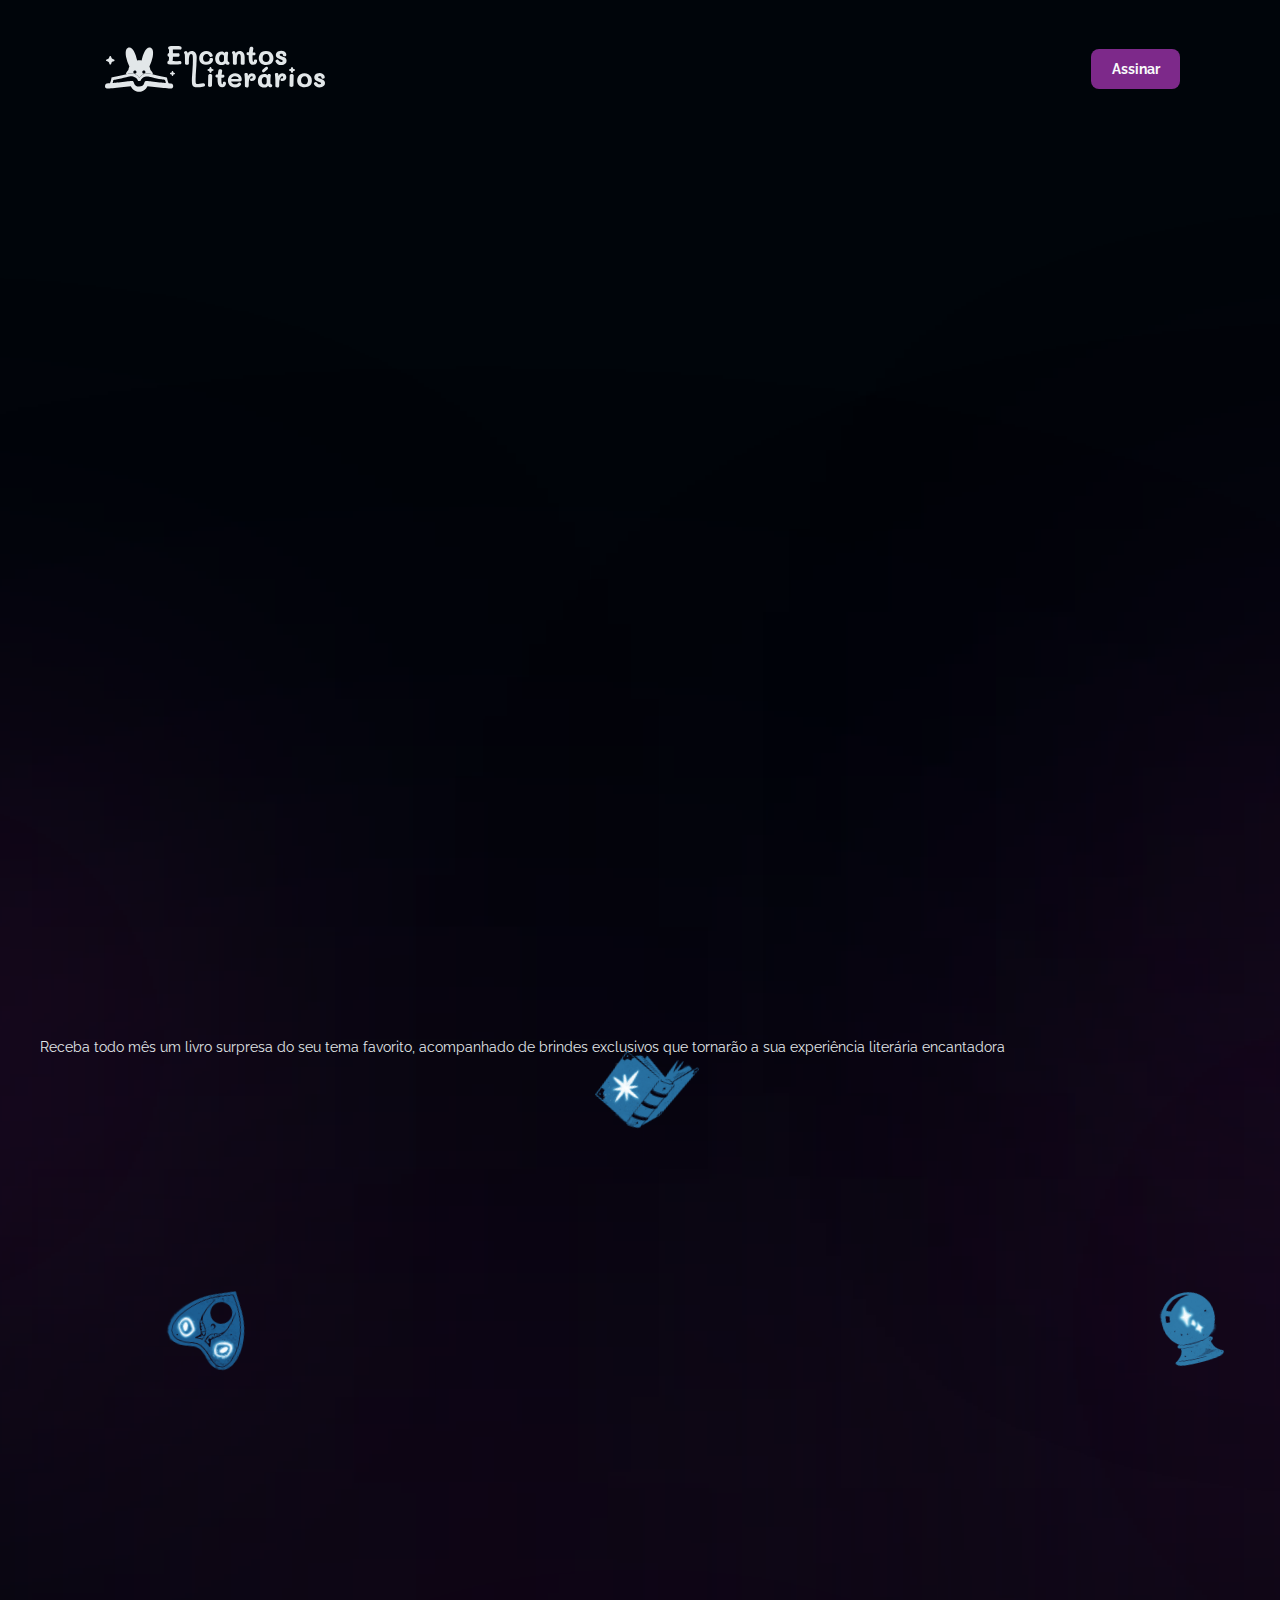
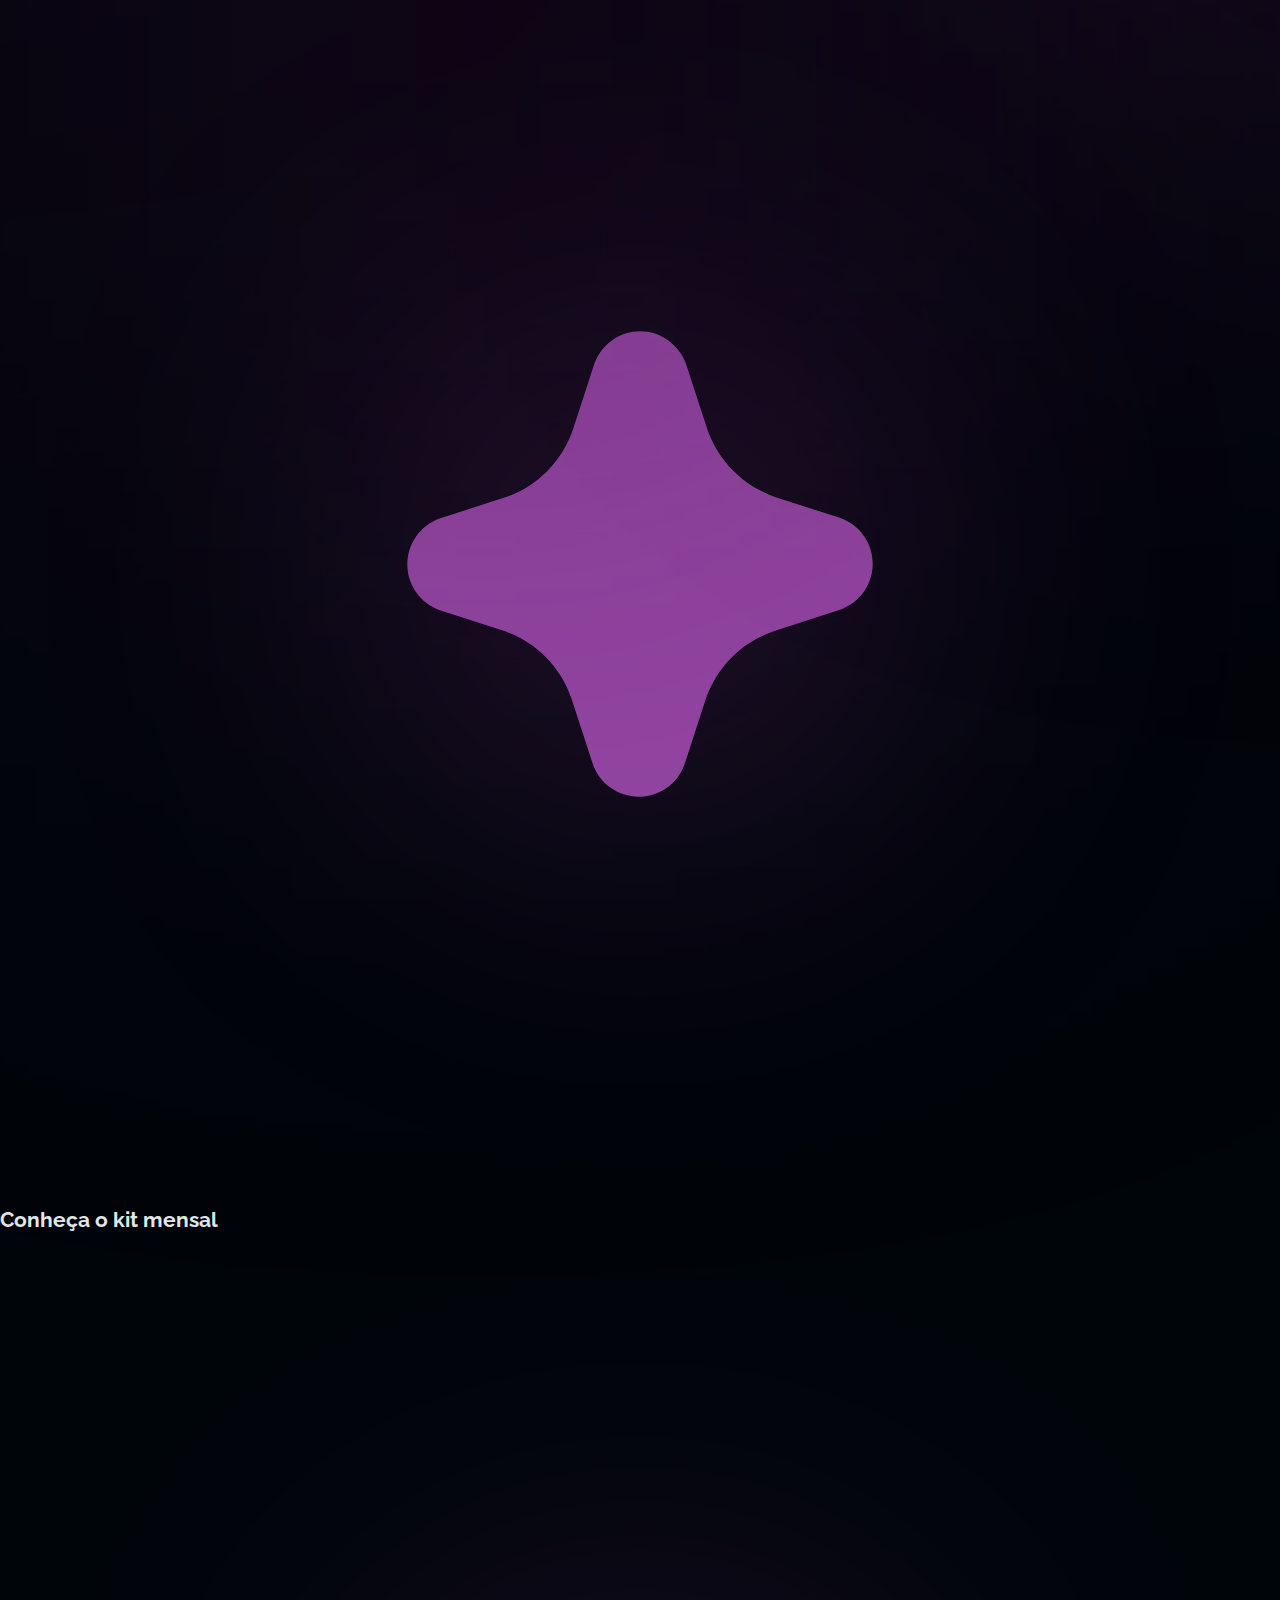
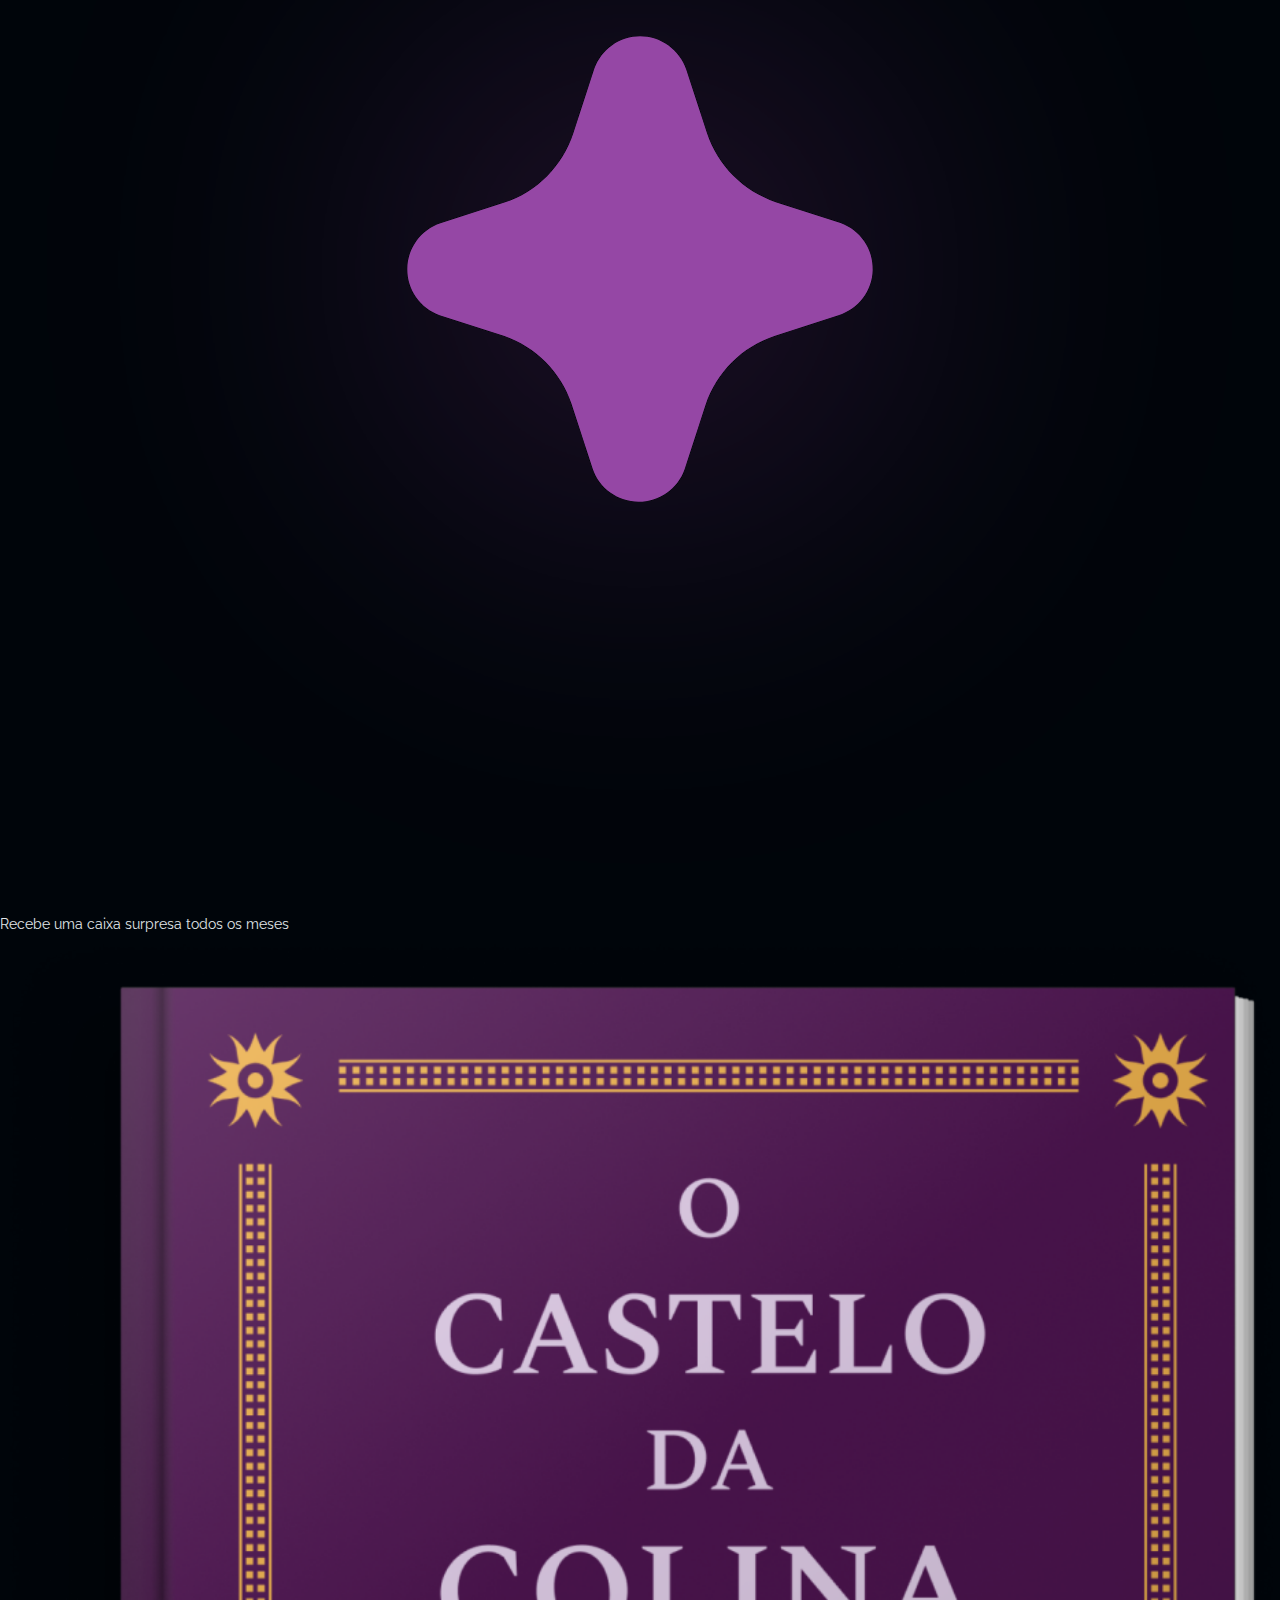
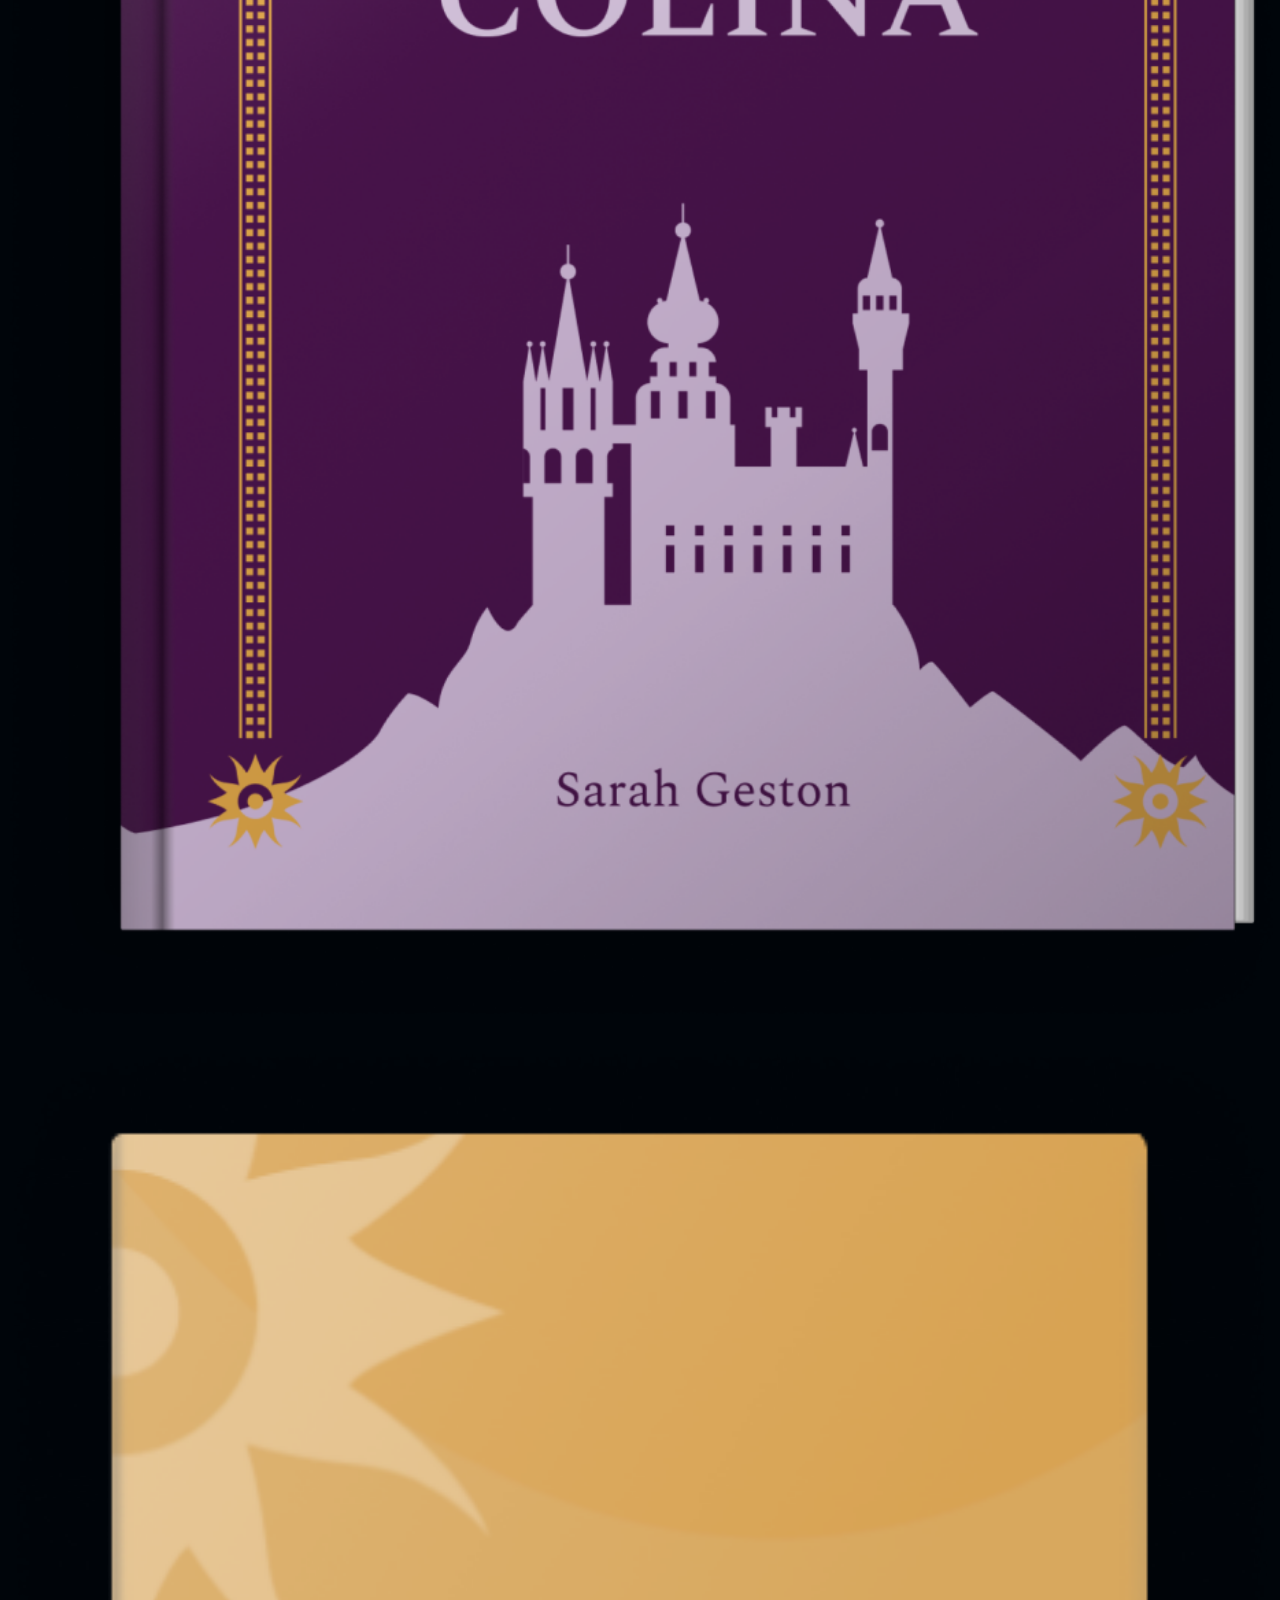
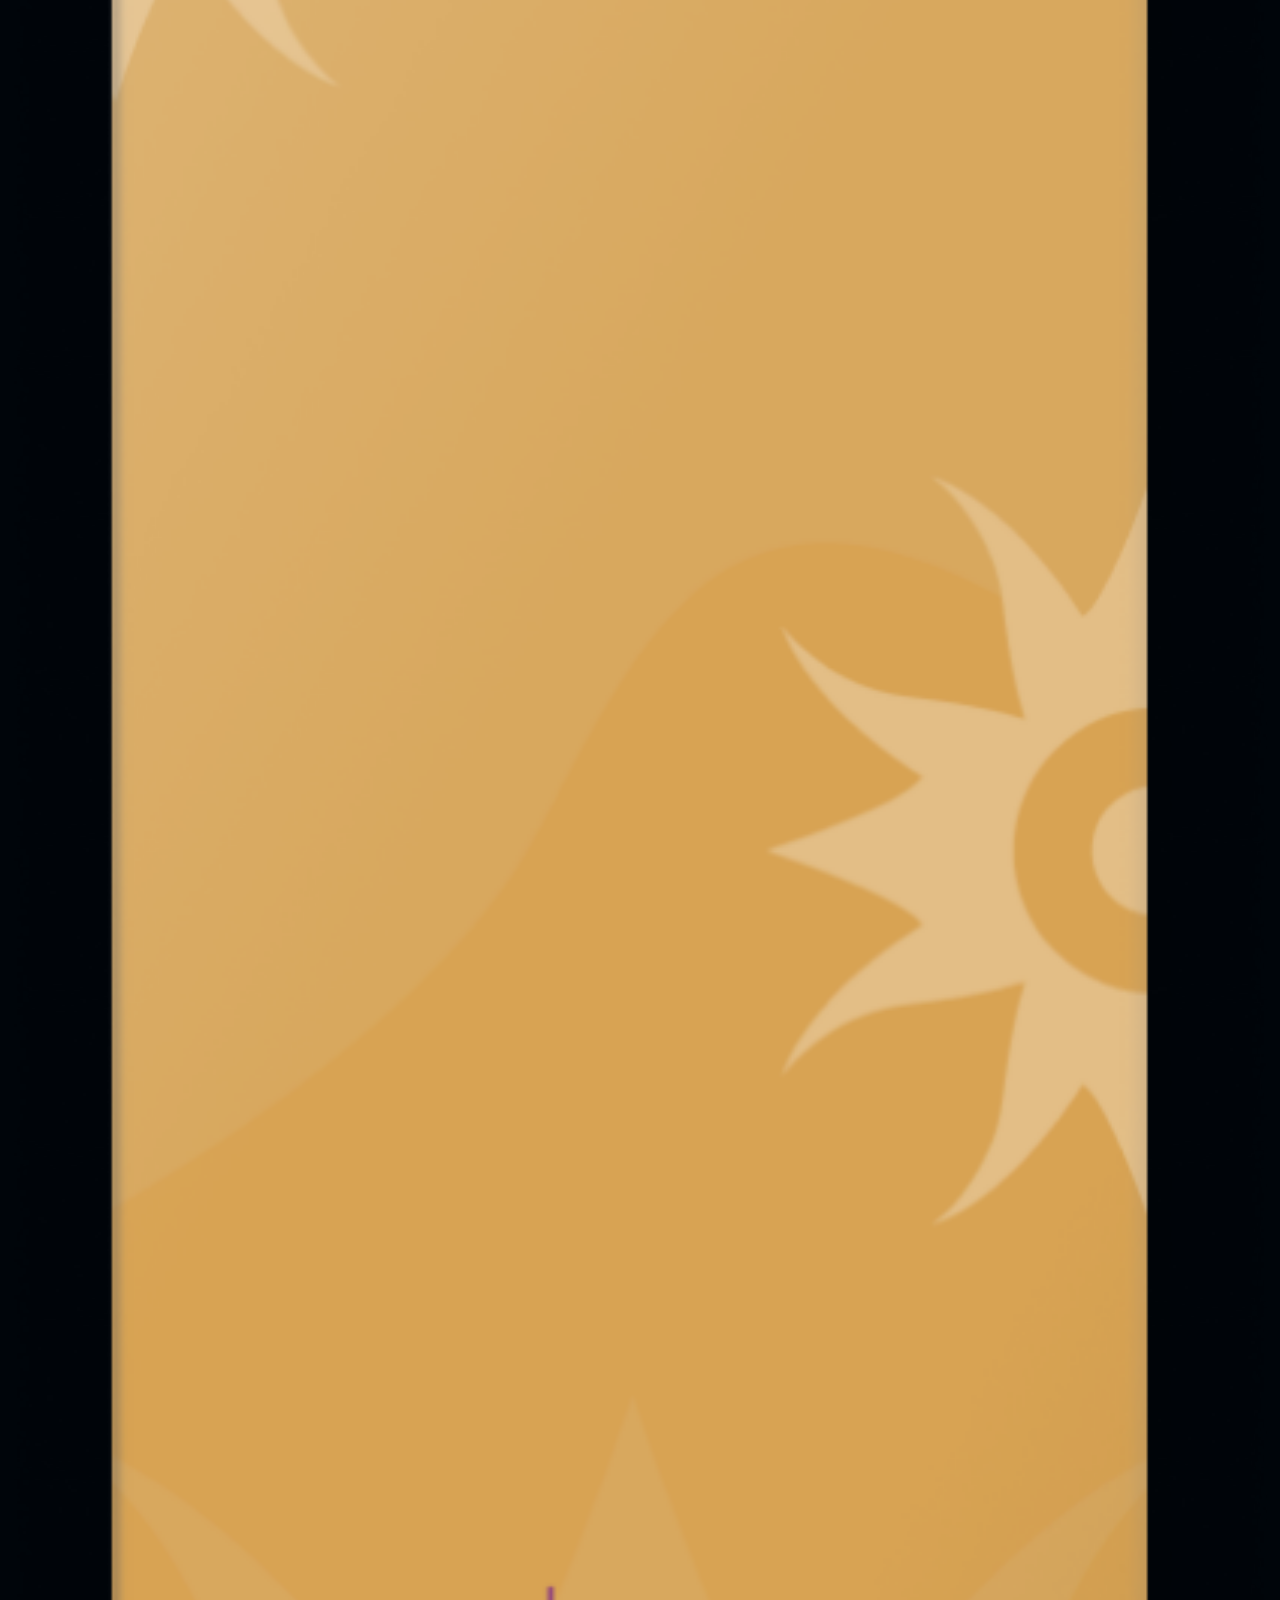
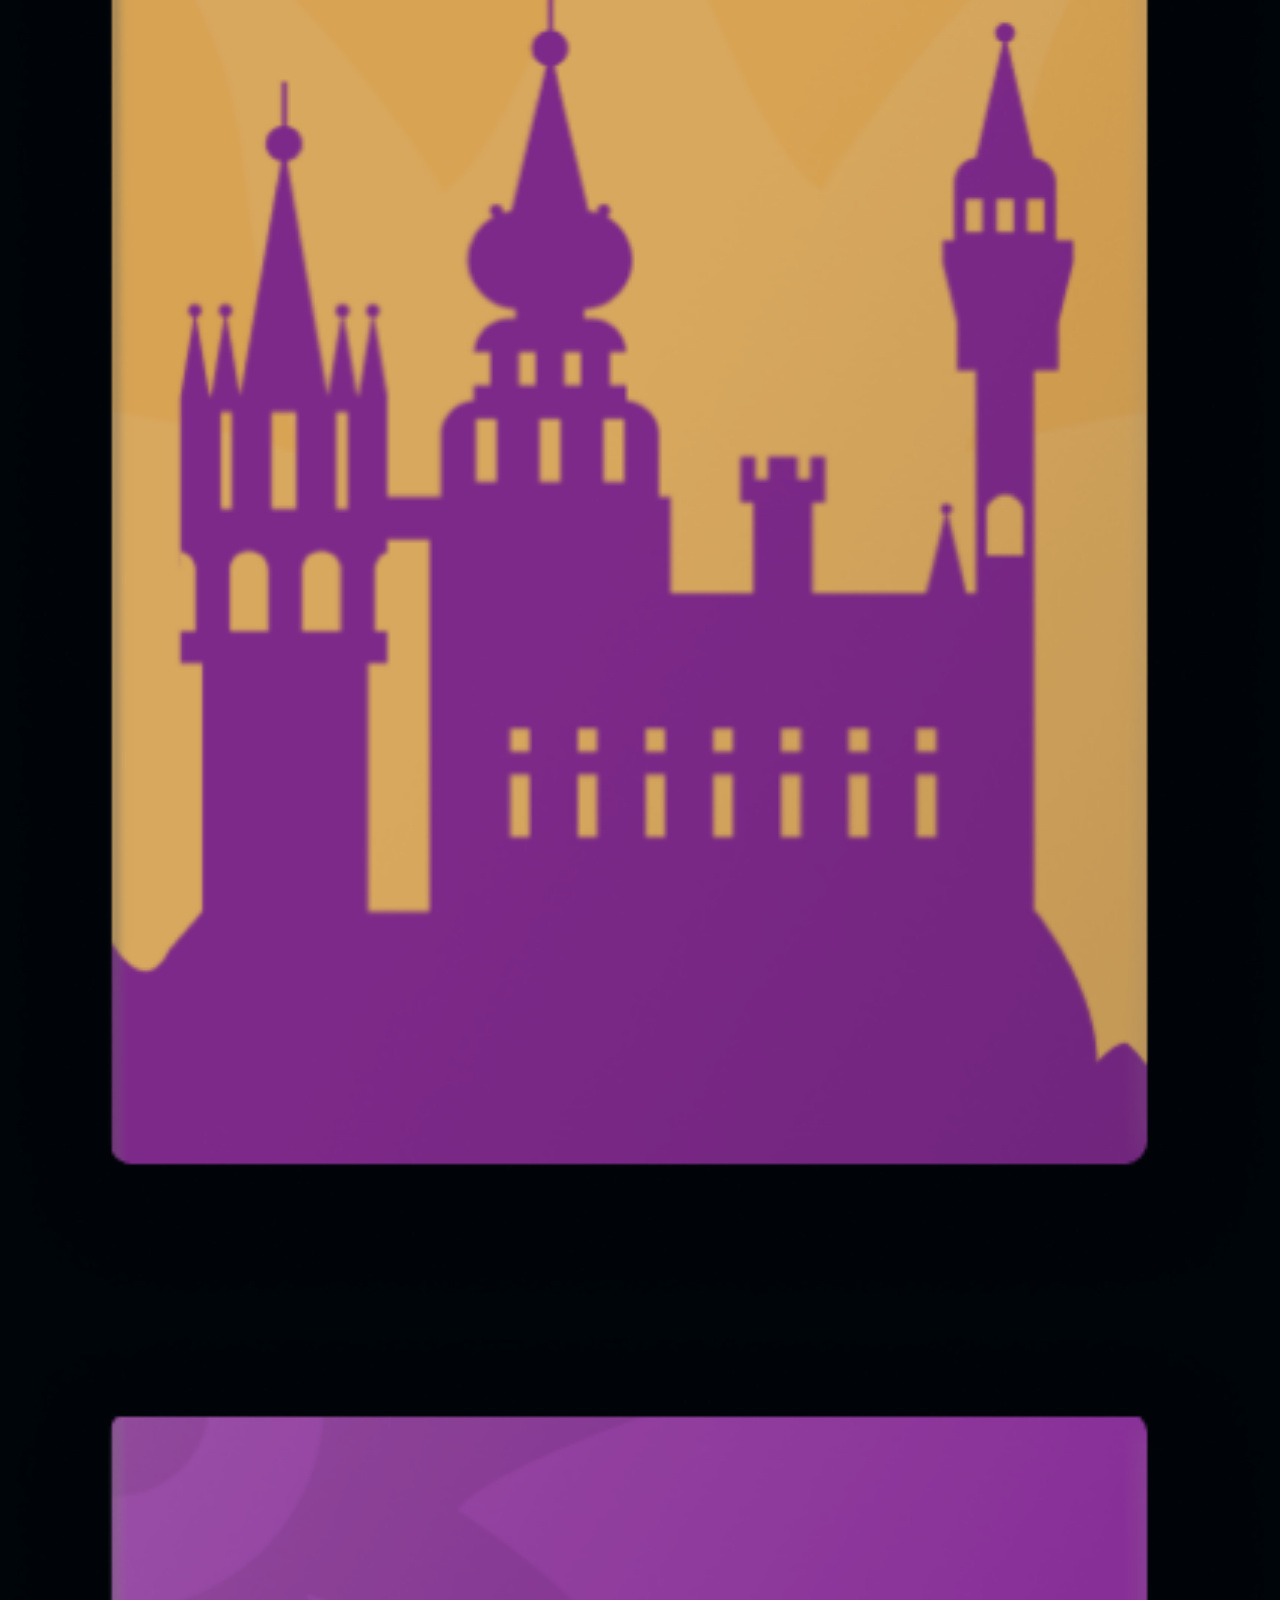
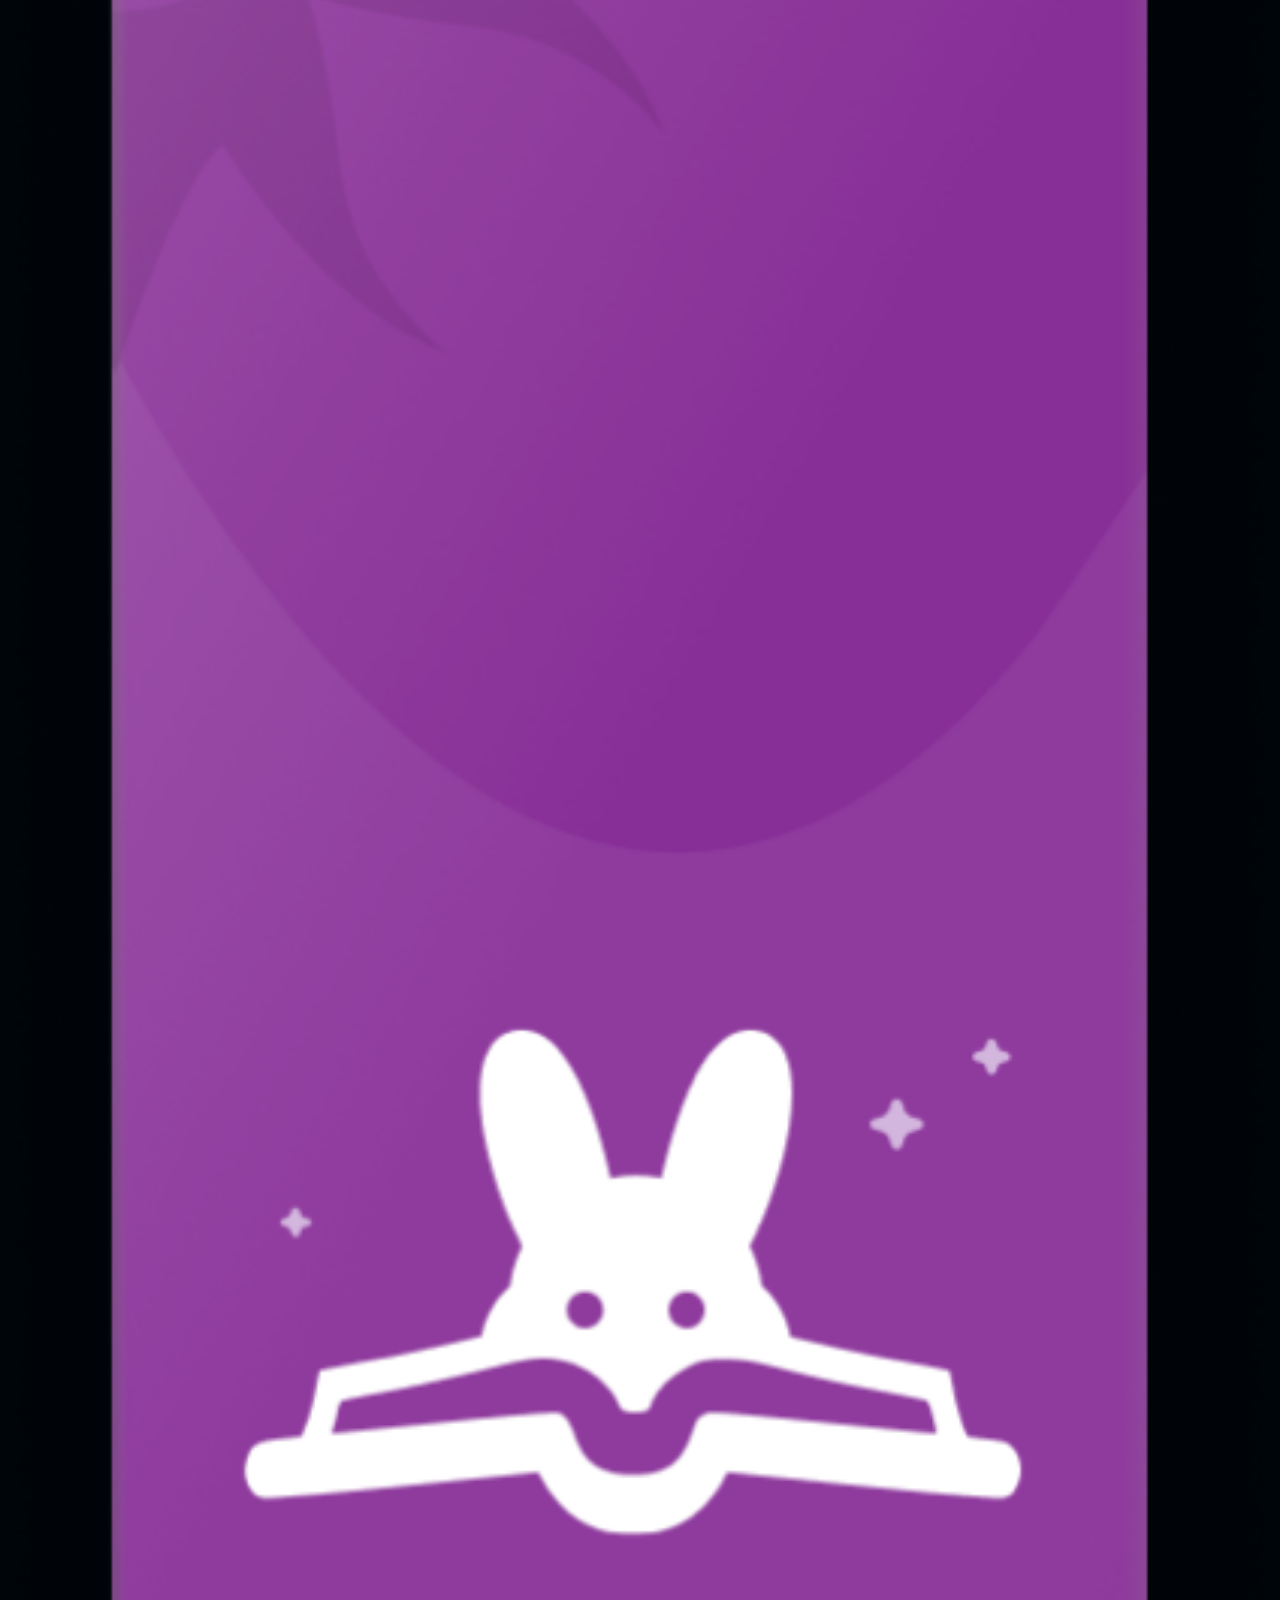
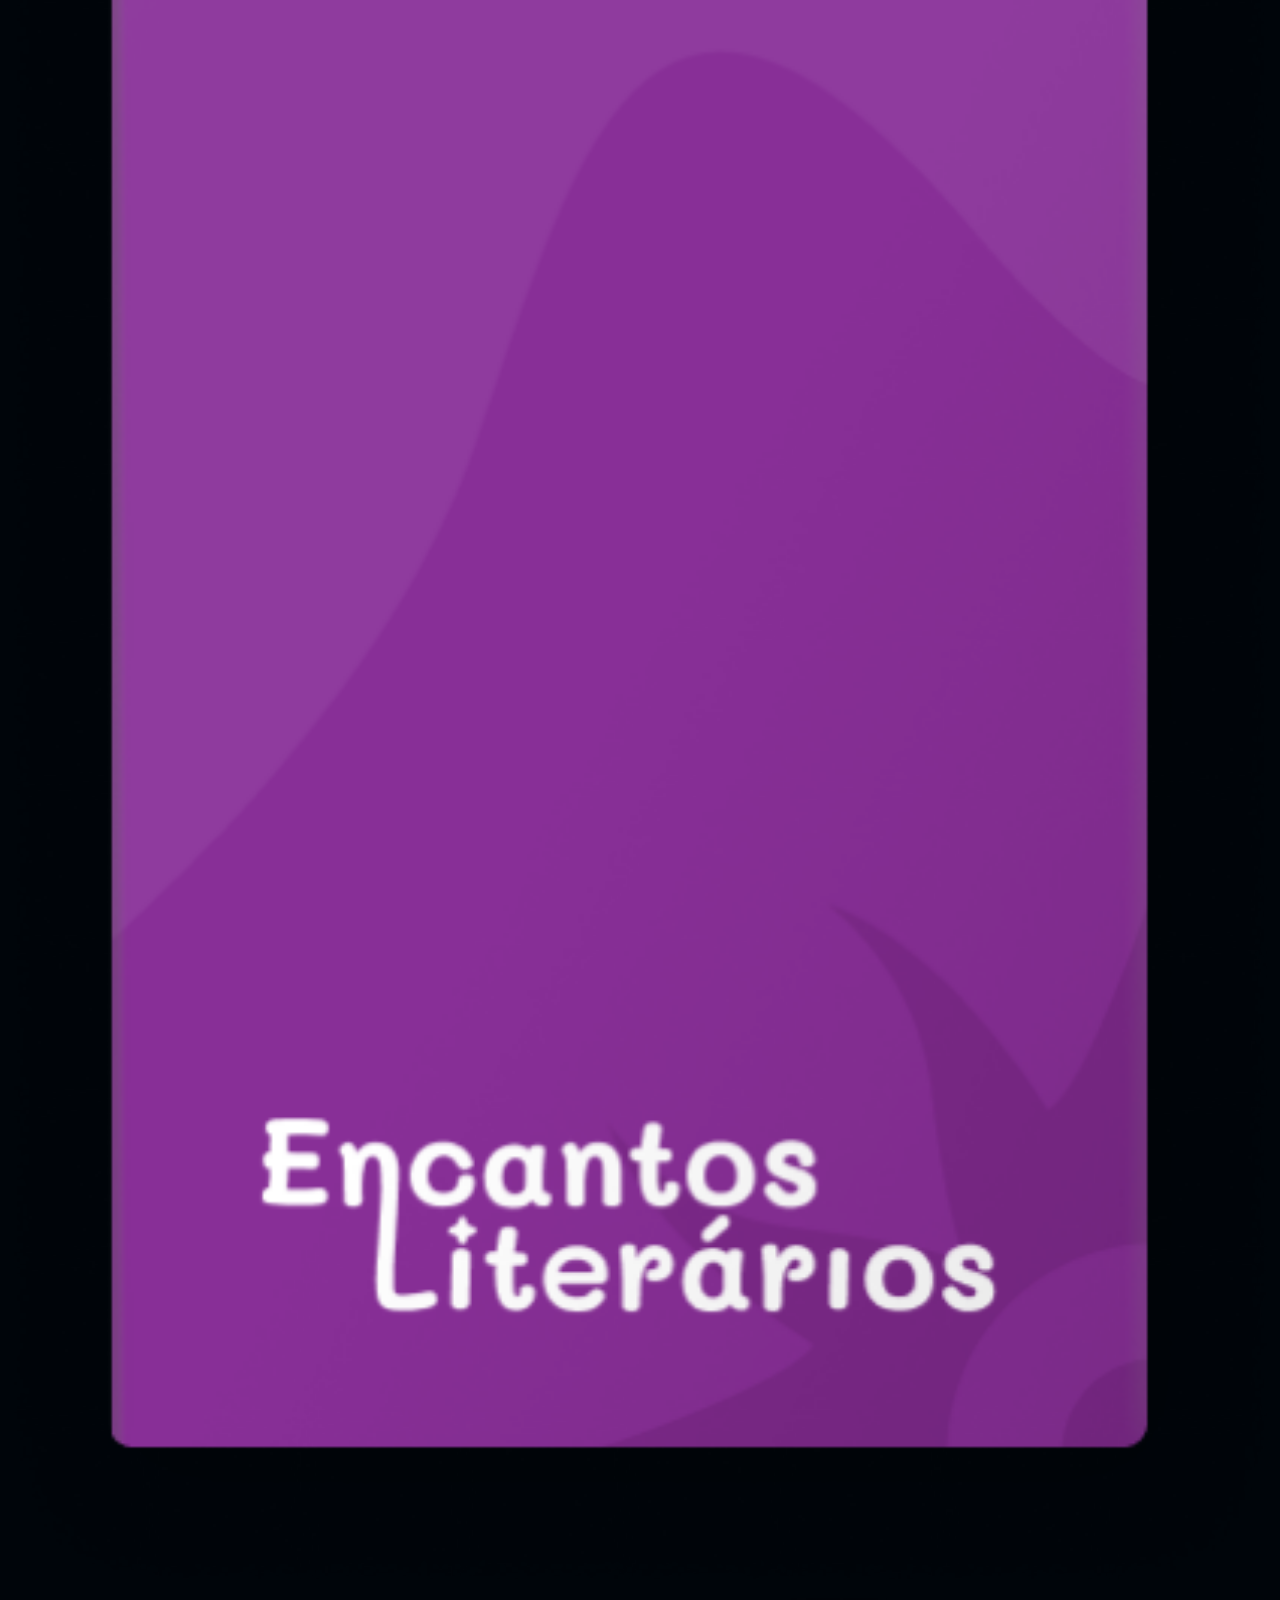
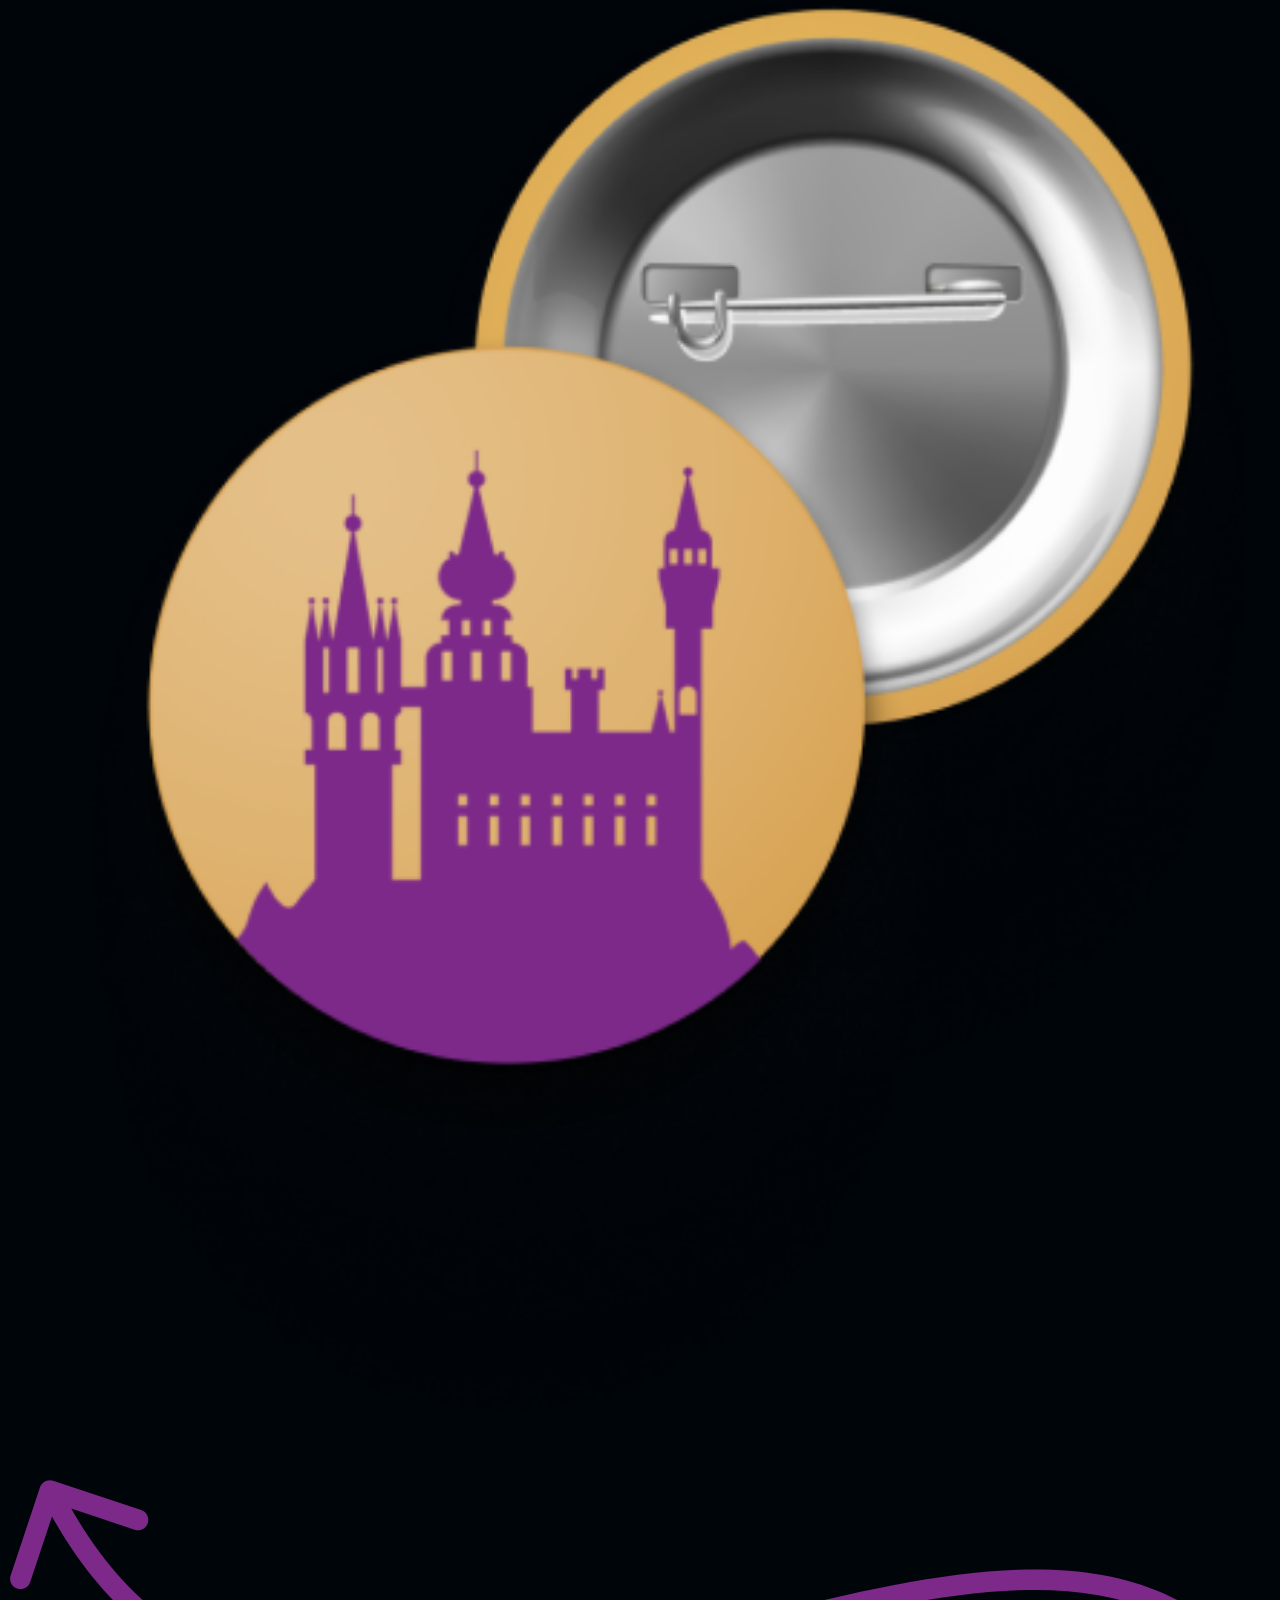
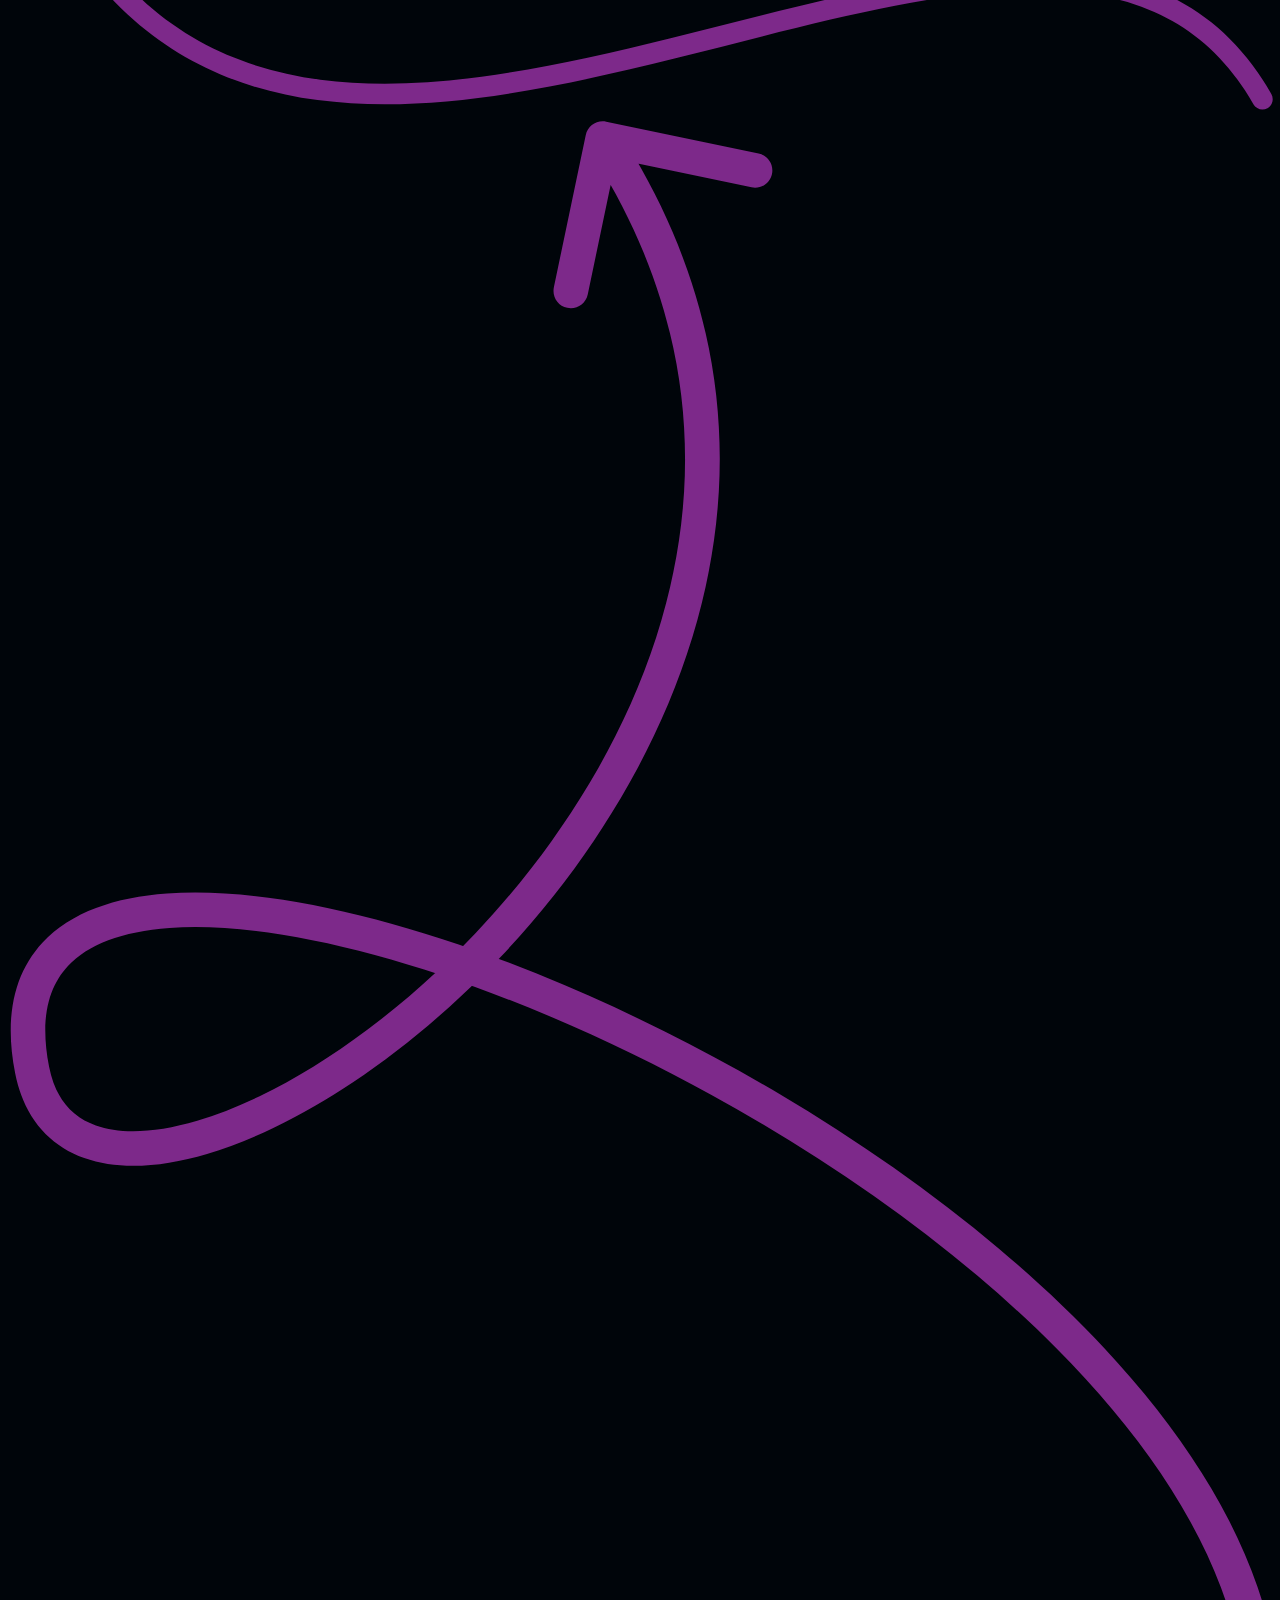
<file: clube-de-assinatura/index.html>
<!DOCTYPE html>
<html lang="en">
<head>
    <meta charset="UTF-8">
    <meta name="viewport" content="width=device-width, initial-scale=1.0">
    <link rel="preconnect" href="https://fonts.googleapis.com">
    <link rel="preconnect" href="https://fonts.gstatic.com" crossorigin>
    
    <title>Encantos Literários</title>
    <link rel="stylesheet" href="styles/index.css.css">
    <link href="https://fonts.googleapis.com/css2?family=Raleway:wght@100..900&display=swap" rel="stylesheet">
</head>
<body>
    <div id="hero">
        <nav>
            <div class="logo-image"></div>
            <button type="button" id="sign">Assinar</button>
        </nav>

        <header>
            <h1>
                Desperte a sua imaginação e explore novos mundos
            </h1>
            <span>
                Junte-se ao clube de assinatura Encantos Literários e descubra maravilhas e aventuras a cada página 
            </span>
        </header>

        <div class="hero-background">
            <div></div>
        </div>

        <div class="blur-container">
            <div class="ellipse-1"></div>
            <div class="ellipse-2"></div>
            <div class="ellipse-3"></div>
            <div class="ellipse-4"></div>
        </div>

        <div class="icons-container">
            <div>
                <span class="part-01">Receba todo mês um 
                    <span>livro surpresa</span>
                </span>
                <span class="part-02"> do seu tema favorito, acompanhado de 
                    <span>brindes exclusivos</span>
                </span>
                <span class="part-03"> que tornarão a sua experiência literária 
                    <span>encantadora</span>
                </span>
            </div>
            <div class="icon-01">
                <img src="assets/images/hero-02/mystery-opened-spellbook.png" alt="ícone de livro de magia">
            </div>
            <div class="icon-02">
                <img src="assets/images/hero-02/mystery-ouija-planchette.png" alt="ícone de paleta ouija ">
            </div>
            <div class="icon-03">
                <img src="assets/images/hero-02/mystery-crystal-ball.png" alt="ícone de bola de cristal">
            </div>
        </div>
    </div>

    <section class="kit-book">
        <div class="title-container">
            <div class="title-inner">
                <img src="assets/star-pink.svg" alt="ícone de estrela">
                <h2>Conheça o kit mensal</h2>
                <img src="assets/star-pink.svg" alt="ícone de estrela">
            </div>
            <p>
                Recebe uma caixa surpresa todos os meses
            </p>
        </div>

        <div class="book-container">
            <img src="assets/images/hero-03/book.png" alt="..">
            <img src="assets/images/hero-03/bookmark-yellow.png" alt="..">
            <img src="assets/images/hero-03/bookmark-purple.png" alt="..">
            <img src="assets/images/hero-03/pin.png" alt="..">

        
            <img src="assets/images/hero-03/vector-top.svg" alt="..">
            <img src="assets/images/hero-03/vector-center.svg" alt="..">
            <img src="assets/images/hero-03/vector-bottom.svg" alt="..">

            <span class="top">Livro em capa dura</span>
            <span class="center">Broche exclusivo</span>
            <span class="bottom">Marca páginas temático</span>
        </div>
        <div class="ellipse-5"></div>
    </section>

    <section class="pricing">
        <h2>
            Assinatura </br>
            Encantos Literários
        </h2>

        <div class="pricing-table">
            <div class="price-card monthly">
                <div>
                    <header>
                        <h3>Mensal</h3>
                        <div class="price">
                            <p>R$ 59,90
                                <span>/mês</span>
                            </p>
                            <p>R$ 718,80 por ano</p>
                        </div>
                    </header>
                    <div class="details">
                        <ul>
                            <li>
                                <img src="assets/star-blue.svg" alt="">
                                Kit mensal com livro temático
                            </li>
                            <li>
                                <img src="assets/star-blue.svg" alt="">
                                Broche e marca páginas exclusivo
                            </li>
                            <li>
                                <img src="assets/star-blue.svg" alt="">
                                Acesso à comunidade literária
                            </li>
                        </ul>
                        <button type="button" class="subscribe-btn">
                            Assinar mensal
                        </button>
                    </div>
                </div>
                <div class="stars">
                    <img src="assets/star-pink.svg" alt="">
                    <img src="assets/star-pink.svg" alt="">
                </div>
            </div>
            
            <div class="price-card half-year">
                <div>
                    <header>
                        <h3>Semestral</h3>
                        <div class="price">
                            <p>
                                R$ 52,90
                                <span>/mês</span>
                            </p>
                            <p>R$ 634,80 por ano</p>
                        </div>
                    </header>
                    <div class="details">
                        <ul>
                            <li>
                                <img src="assets/star-pink.svg" alt="">
                                Kit mensal com livro temático
                            </li>
                            <li>
                                <img src="assets/star-pink.svg" alt="">
                                Broche e marca páginas exclusivo
                            </li>
                            <li>
                                <img src="assets/star-pink.svg" alt="">
                                Acesso à comunidade literária
                            </li>
                            <li>
                                <img src="assets/star-pink.svg" alt="">
                                Membro premium do clube
                            </li>
                        </ul>
                        <button type="button" class="subscribe-btn">
                            Assinar semestral
                        </button>
                    </div>
                </div>

                <img src="assets/bunny.svg" alt="ícone de um coelho rosa">
                <span class="tag">POPULAR</span>
                
            </div>

             <div class="price-card annual">
                <div>
                    <header>
                        <h3>Anual</h3>
                        <div class="price">
                            <p>R$ 48,90
                                <span>/mês</span>
                            </p>
                            <p>R$ 586,80 por ano</p>
                        </div>
                    </header>
                    <div class="details">
                        <ul>
                            <li>
                                <img src="assets/star-blue.svg" alt="">
                                Kit mensal com livro temático
                            </li>
                            <li>
                                <img src="assets/star-blue.svg" alt="">
                                Broche e marca páginas exclusivo
                            </li>
                            <li>
                                <img src="assets/star-blue.svg" alt="">
                                Acesso à comunidade literária
                            </li>
                            <li>
                                <img src="assets/star-blue.svg" alt="">
                                Membro premium do clube
                            </li>
                            <li>
                                <img src="assets/star-blue.svg" alt="">
                                Planner anual de leituras
                            </li>
                        </ul>
                        <button type="button" class="subscribe-btn">
                            Assinar anual
                        </button>
                    </div>
                </div>
                <div class="stars">
                    <img src="assets/star-pink.svg" alt="">
                    <img src="assets/star-pink.svg" alt="">
                </div>
            </div>
        </div>

        <div class="bg"></div>
    </section>

    <footer>
        <div class="links-container">
            <div class="social-links">
                <img src="assets/images/hero-01/logo-horizontal.svg" alt="">
                <nav>
                    <a href="#" title="instagram">
                    <span></span>
                    </a>

                    <a href="#" title="twitter">
                    <span></span>
                    </a>

                    <a href="#" title="facebook">
                    <span></span>
                    </a>

                    <a href="#" title="discord">
                    <span></span>
                    </a>

                    <a href="#" title="whatsapp">
                    <span></span>
                    </a>
                    <a href="#" title="mail">
                    <span></span>
                    </a>
                </nav>
            </div>

            <div class="nav-wrapper">
                <div class="content-links">
                    <h3>Conteúdos</h3>
                    <nav>
                        <a href="#">Kits passados</a>
                        <a href="#">Clube de membros</a>
                        <a href="#">Blog</a>
                    </nav>
                </div>
                <div class="help-links">
                    <h3>Ajuda</h3>
                    <nav>
                        <a href="#">Central de ajuda</a>
                        <a href="#">Regulamentos</a>
                        <a href="#">Suporte</a>
                    </nav>
                </div>
            </div>
        </div>
            
    </footer>
    <script src="script.js"></script>
</body>
</html>
</file>
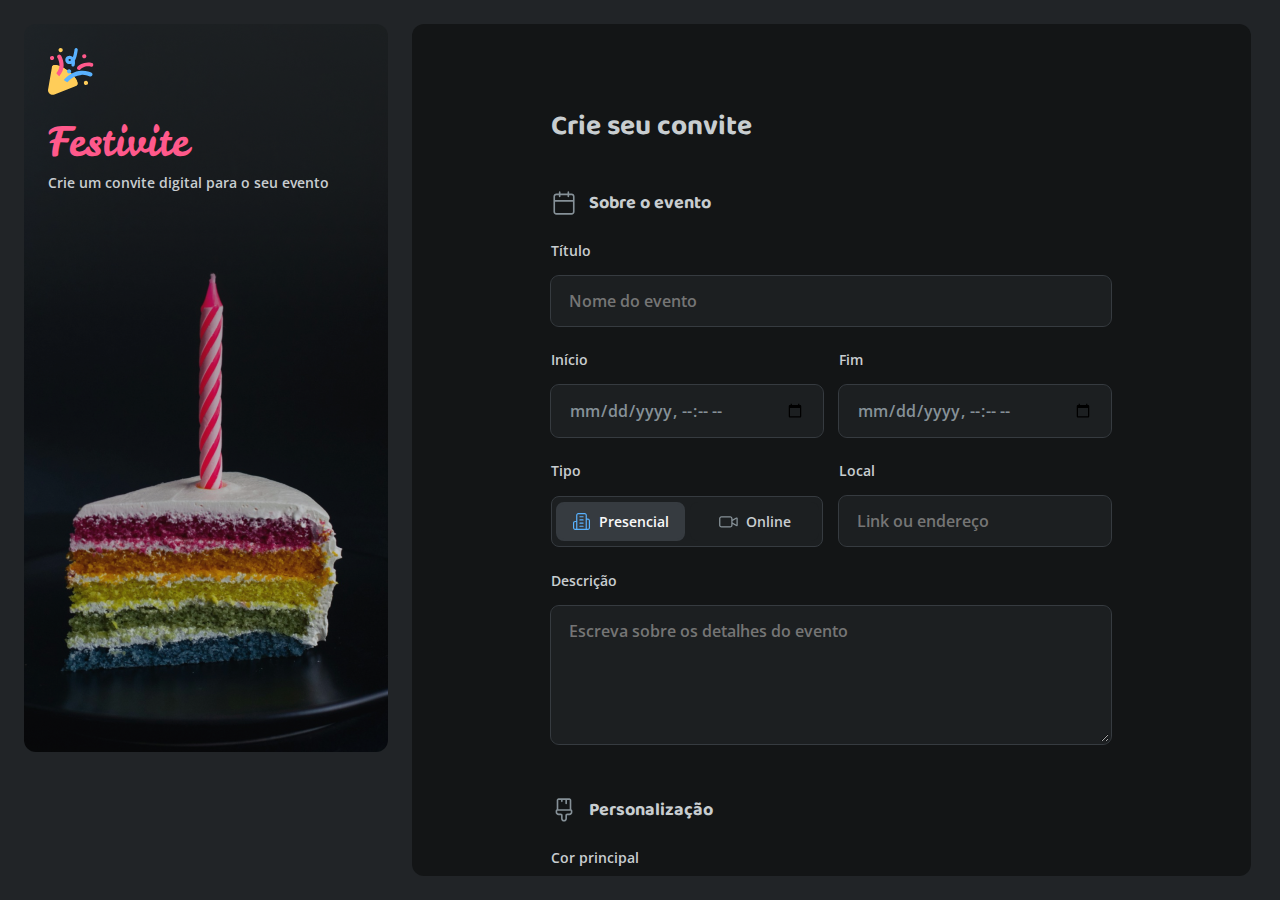
<file: formulario-de-convite/index.html>
<!DOCTYPE html>
<html lang="pt-br">
<head>
    <meta charset="UTF-8">
    <meta name="viewport" content="width=device-width, initial-scale=1.0">
    <link rel="preconnect" href="https://fonts.googleapis.com">
    <link rel="preconnect" href="https://fonts.gstatic.com" crossorigin>

    <title>Formulário de convite</title>
    <link rel="stylesheet" href="styles/index.css">
    <link href="https://fonts.googleapis.com/css2?family=Baloo+2:wght@700&family=Leckerli+One&family=Open+Sans:wdth,wght@75..100,300..800&display=swap" rel="stylesheet">
</head>
<body>
    <div id="app" class="grid">
        <aside>
            <div class="aside-container">
                <header>
                    <img src="assets/Logo.svg" alt="ícone de corneta com confete">
                    <h1>Festivite</h1>
                        <p>
                        Crie um convite digital para o seu evento
                        </p>
                </header>
            </div>
        </aside>

        <main>
            <div class="main-container">
                <h2>Crie seu convite</h2>
                <form method="post" enctype="multipart/form-data">
                    <fieldset class="about-event">
                        <legend class="flex gap-12">
                            <img src="assets/icons/calendar.svg" alt="ícone de calendário">
                            <h3>Sobre o evento</h3>
                        </legend>
                        <div class="input-wrapper">
                            <label for="title">Título</label>
                            <input
                            type="text"
                            name="title"
                            id="title"
                            placeholder="Nome do evento">
                        </div>

                        <div class="date-event flex gap-16">
                            <div class="input-wrapper">
                                <label for="start">Início</label>
                                <input type="datetime-local" 
                                name="start" 
                                id="start"
                                lang="pt-br">
                            </div>
                            <div class="input-wrapper">
                                <label for="end">Fim</label>
                                <input type="datetime-local" 
                                name="end" 
                                id="end"
                                lang="pt-br">
                            </div>
                        </div>

                        <div class="info flex gap-16">
                            <div class="radio-wrapper flex-1">
                                <label>Tipo</label>
                                
                                <div class="radio-inner flex flex-1">
                                    <label class="radio-box presential flex flex-1" for="presential">
                                        <input type="radio" name="type" id="presential" checked>
                                        <div class="image"></div>
                                        <span>Presencial</span>
                                    </label>

                                    <label class="radio-box online flex flex-1" for="online">
                                        <input type="radio" name="type" id="online">
                                        <div class="image"></div>
                                        <span>Online</span>
                                    </label>
                                </div>
                            </div>

                            <div class="input-wrapper flex-1">
                                <label for="local">Local</label>
                                <input 
                                type="text" 
                                name="local" 
                                id="local"
                                placeholder="Link ou endereço">
                            </div>
                        </div>

                        <div class="textarea-wrapper">
                            <label for="description">Descrição</label>
                            <textarea 
                            name="description" 
                            id="description"
                            cols="30"
                            rows="5"
                            placeholder="Escreva sobre os detalhes do evento"></textarea>
                        </div>
                    </fieldset>

                    <fieldset class="customize-container">

                        <legend class="flex gap-12">
                            <img src="assets/icons/paintbrush.svg" alt="ícone de pincel">
                            <h3>Personalização</h3>
                        </legend>

                        <div class="radio-wrapper">
                            <label>Cor principal</label>

                            <div class="colors-box flex flex-1">
                                <label class="color" for="blue-light" aria-label="blue-light">
                                    <input type="radio" name="colors" id="blue-light">
                                    <div class="circle"></div>
                                </label>

                                <label class="color" for="navy" aria-label="navy">
                                    <input type="radio" name="colors" id="navy">
                                    <div class="circle"></div>
                                </label>

                                <label class="color" for="purple" aria-label="purple">
                                    <input type="radio" name="colors" id="purple">
                                    <div class="circle"></div>
                                </label>

                                <label class="color" for="fuschia" aria-label="fuschia">
                                    <input type="radio" name="colors" id="fuschia">
                                    <div class="circle"></div>
                                </label>

                                <label class="color" for="pink" aria-label="pink">
                                    <input type="radio" name="colors" id="pink">
                                    <div class="circle"></div>
                                </label>

                                <label class="color" for="red" aria-label="red">
                                    <input type="radio" name="colors" id="red">
                                    <div class="circle"></div>
                                </label>

                                <label class="color" for="orange" aria-label="orange">
                                    <input type="radio" name="colors" id="orange">
                                    <div class="circle"></div>
                                </label>

                                <label class="color" for="yellow" aria-label="yellow">
                                    <input type="radio" name="colors" id="yellow">
                                    <div class="circle"></div>
                                </label>

                                <label class="color" for="lime" aria-label="lime">
                                    <input type="radio" name="colors" id="lime">
                                    <div class="circle"></div>
                                </label>

                                <label class="color" for="green" aria-label="green">
                                    <input type="radio" name="colors" id="green">
                                    <div class="circle"></div>
                                </label>

                                <label class="color" for="cyran" aria-label="cyran">
                                    <input type="radio" name="colors" id="cyran">
                                    <div class="circle"></div>
                                </label>
                            </div>
                        </div>

                        <div class="radio-wrapper">
                            <label>Tema do evento</label>

                            <div class="theme-container grid gap-8">
                                <div class="card">
                                    <label>
                                        <input type="radio" name="themes" id="bithday">
                                        <img src="assets/themes/image01.png" alt="Tema de aniversário">
                                        <span>Aniversário</span>
                                    </label>
                                </div>

                                <div class="card"> 
                                    <label>
                                        <input type="radio" name="themes" id="kids">
                                        <img src="assets/themes/image02.png" alt="Tema de festa Infantil">
                                        <span>Infantil</span>
                                    </label>   
                                </div>

                                <div class="card"> 
                                    <label>
                                        <input type="radio" name="themes" id="graduation">
                                        <img src="assets/themes/image03.png" alt="Tema de Formatura">
                                        <span>Formatura</span>
                                    </label>   
                                </div>

                                <div class="card"> 
                                    <label>
                                        <input type="radio" name="themes" id="marriage">
                                        <img src="assets/themes/image04.png" alt="Tema de Casamento">
                                        <span>Casamento</span>
                                    </label>   
                                </div>

                                <div class="card"> 
                                    <label>
                                        <input type="radio" name="themes" id="baby-shower">
                                        <img src="assets/themes/image05.png" alt="Tema de Chá de bebê">
                                        <span>Chá de bebê</span>
                                    </label>   
                                </div>

                                <div class="card"> 
                                    <label>
                                        <input type="radio" name="themes" id="bridal-shower">
                                        <img src="assets/themes/image06.png" alt="Tema de Chá de panela">
                                        <span>Chá de panela</span>
                                    </label>   
                                </div>

                                <div class="card"> 
                                    <label>
                                        <input type="radio" name="themes" id="Carnival">
                                        <img src="assets/themes/image07.png" alt="Tema de Carnaval">
                                        <span>Carnaval</span>
                                    </label>   
                                </div>

                                <div class="card"> 
                                    <label>
                                        <input type="radio" name="themes" id="Easter">
                                        <img src="assets/themes/image08.png" alt="Tema de Páscoa">
                                        <span>Páscoa</span>
                                    </label>   
                                </div>

                                <div class="card"> 
                                    <label>
                                        <input type="radio" name="themes" id="June-festival">
                                        <img src="assets/themes/image09.png" alt="Tema de São João">
                                        <span>São João</span>
                                    </label>   
                                </div>

                                <div class="card"> 
                                    <label>
                                        <input type="radio" name="themes" id="Halloween">
                                        <img src="assets/themes/image10.png" alt="Tema de Halloween">
                                        <span>Halloween</span>
                                    </label>   
                                </div>

                                <div class="card"> 
                                    <label>
                                        <input type="radio" name="themes" id="Christmas">
                                        <img src="assets/themes/image11.png" alt="Tema de Natal">
                                        <span>Natal</span>
                                    </label>   
                                </div>

                                <div class="card"> 
                                    <label>
                                        <input type="radio" name="themes" id="Others">
                                        <img src="assets/themes/image12.png" alt="Tema de Outro">
                                        <span>Outro</span>
                                    </label>   
                                </div>
                            </div>
                        </div>

                        <div class="radio-wrapper flex gap-16">
                            <div class="checkbox-container">
                                <label>Estilo</label>

                                <div class="checkbox-inner flex flex-1 gap-12">
                                    <label id="checkbox-track" for="switch" aria-label="styles">
                                        <input type="checkbox" name="switch" id="switch">
                                    </label>
                                    <span id="mode-label">Escuro</span>
                                </div>
                            </div>

                            <div class="droparea-wrapper flex-1">
                                <label for="cover-photo">Foto de capa</label>

                                <div class="dropzone flex">
                                    <div class="drop-button flex gap-12">
                                        <input type="file" name="cover-photo" id="cover-photo">
                                        <svg width="32" height="32" viewBox="0 0 32 32" fill="none" xmlns="http://www.w3.org/2000/svg">
                                            <path fill-rule="evenodd" clip-rule="evenodd" d="M15.2929 3.29289C15.6834 2.90237 16.3166 2.90237 16.7071 3.29289L23.3738 9.95956C23.7643 10.3501 23.7643 10.9832 23.3738 11.3738C22.9832 11.7643 22.3501 11.7643 21.9596 11.3738L17 6.41421V20C17 20.5523 16.5523 21 16 21C15.4477 21 15 20.5523 15 20V6.41421L10.0404 11.3738C9.64992 11.7643 9.01675 11.7643 8.62623 11.3738C8.2357 10.9832 8.2357 10.3501 8.62623 9.95956L15.2929 3.29289ZM4 19C4.55228 19 5 19.4477 5 20V25.3333C5 25.7754 5.17559 26.1993 5.48816 26.5118C5.80072 26.8244 6.22464 27 6.66667 27H25.3333C25.7754 27 26.1993 26.8244 26.5118 26.5118C26.8244 26.1993 27 25.7754 27 25.3333V20C27 19.4477 27.4477 19 28 19C28.5523 19 29 19.4477 29 20V25.3333C29 26.3058 28.6137 27.2384 27.9261 27.9261C27.2384 28.6137 26.3058 29 25.3333 29H6.66667C5.69421 29 4.76157 28.6137 4.07394 27.9261C3.38631 27.2384 3 26.3058 3 25.3333V20C3 19.4477 3.44772 19 4 19Z" fill="#59B2FF"/>
                                            <defs>
                                            <clipPath id="clip0_2140_1005">
                                            <rect width="16" height="16" fill="#59B2FF"/>
                                            </clipPath>
                                            </defs>
                                            </svg>
                                            <span>Selecionar</span>
                                    </div>
                                    <p>Nenhum arquivo selecionado</p>
                                </div>
                            </div>
                        </div>
                    </fieldset>

                    <fieldset class="contact-info">
                        <legend class="flex gap-12">
                            <img src="assets/icons/contact.svg" alt="ícone de usuário">
                            <h3>Dados para contato</h3>
                        </legend>

                        <div class="input-wrapper">
                            <label for="name">Nome</label>
                            <input 
                            type="text" 
                            name="name" 
                            id="name"
                            required
                            placeholder="Nome completo">

                            <div class="error">
                                <img src="assets/icons/circle-alert.svg" alt="ícone de alerta vermelho">
                                <span>Campo obrigatório</span>
                            </div>
                        </div>

                        <div class="contact-container flex gap-16">
                            <div class="input-wrapper">
                                <label for="mail">Email</label>
                                <input 
                                type="email" 
                                name="mail" 
                                id="mail"
                                required 
                                placeholder="exemplo@email.com" 
                                >
                                <div class="error">
                                    <img src="assets/icons/circle-alert.svg" alt="ícone de alerta vermelho">
                                    <span>Campo obrigatório</span>
                                </div>
                            </div>

                            <div class="input-wrapper">
                                <label for="phone">Telefone</label>
                                <input 
                                type="text" 
                                name="phone" 
                                id="phone"
                                placeholder="(99)99999-9999">
                            </div>
                        </div>
                    </fieldset>

                    <fieldset class="terms-container">
                        <legend></legend>

                        <div class="terms-inner">
                            <div class="input-wrapper flex gap-12">
                                <label for="term-01" aria-label="term-01">
                                    <input type="checkbox"
                                    name="term-01" i
                                    d="term-01">
                                </label>
                                <p>
                                    Li e concordo com os <span>Termos e Condições</span> e com a <span>Política de Privacidade</span>
                                </p>
                            </div>


                            <div class="input-wrapper flex gap-16">
                                <label for="term-02" aria-label="term-02">
                                    <input type="checkbox"
                                    name="term-02" i
                                    d="term-02">
                                </label>
                                <p>
                                    Aceito receber atualizações e promoções por e-mail
                                </p>
                            </div>


                            <div class="input-wrapper flex gap-16">
                                <label for="term-03" aria-label="term-03">
                                    <input type="checkbox"
                                    name="term-03" i
                                    d="term-03">
                                </label>
                                <p>
                                    Aceito receber atualizações e promoções por SMS
                                </p>
                            </div>
                        </div>
                    </fieldset>

                    <div class="button-container">
                        <button type="submit" id="submit" class="flex" value="Gerar convite">
                            <img src="assets/icons/ticket-hover.svg" alt="ícone de ticket">
                            Gerar convite
                        </button>
                    </div>
                </form>
            </div>
        </main>
    </div>
    <script src="script.js"></script>
</body>
</html>
</file>
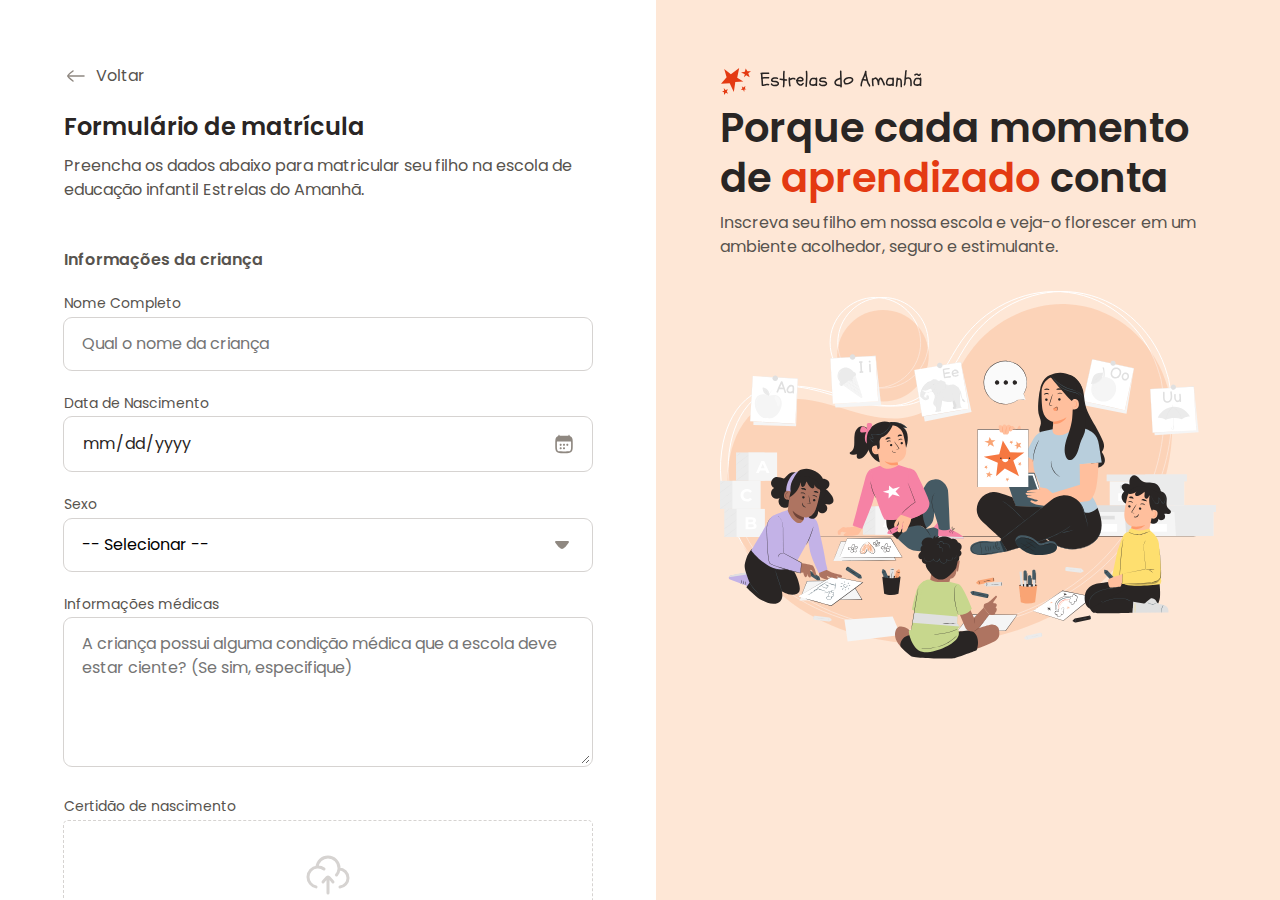
<file: formulario-de-matricula/index.html>
<!DOCTYPE html>
<html lang="pt-br">
<head>
    <meta charset="UTF-8">
    <meta name="viewport" content="width=device-width, initial-scale=1.0">
    <link rel="preconnect" href="https://fonts.googleapis.com">
    <link rel="preconnect" href="https://fonts.gstatic.com" crossorigin>

    <title>Estrelas do Amanhã</title>
    <link rel="stylesheet" href="styles/index.css">
    <link href="https://fonts.googleapis.com/css2?family=Poppins:ital,wght@0,100;0,200;0,300;0,400;0,500;0,600;0,700;0,800;0,900;1,100;1,200;1,300;1,400;1,500;1,600;1,700;1,800;1,900&display=swap" rel="stylesheet">
</head>
<body>
    <div id="app" class="mobile-mode-secondary">
        <main class="mobile-hidden">
            <div class="main-container">
                <div class="back" id="back-btn">
                    <img src="assets/icons/arrow-left-02.svg" alt="ícone de voltar">
                    <span>Voltar</span>
                </div>
                
                <h1>Formulário de matrícula</h1>
                <p>
                    Preencha os dados abaixo para matricular seu filho na escola de educação infantil Estrelas do Amanhã.
                </p>

                <form method="post" enctype="multipart/form-data">
                    <fieldset class="child-info">
                        <legend>Informações da criança</legend>

                    <div class="input-wrapper">
                        <label for="fullname">Nome Completo </label>
                        <input 
                        type="text" 
                        name="fullname" 
                        id="fullname"
                        placeholder="Qual o nome da criança">
                    </div>

                    <div class="input-wrapper">
                        <label for="birth">Data de Nascimento</label>
                        <input 
                        type="date" 
                        name="birth" 
                        id="birth"
                        lang="pt-BR">
                    </div>

                    <div class="select-wrapper">
                        <label for="gender">Sexo</label>
                        <select name="gender" id="gender">
                            <option value="">-- Selecionar --</option>
                            <option value="male">Masculino</option>
                            <option value="female">Feminino</option>
                            <option value="na">Prefiro não responder</option>
                        </select>
                    </div>

                    <div class="textarea-wrapper">
                        <label for="medical-info">Informações médicas</label>
                        <textarea 
                        name="medical-info" 
                        id="medical-info"
                        cols="30"
                        rows="5"
                        placeholder="A criança possui alguma condição médica que a escola deve estar ciente? (Se sim, especifique)"
                        ></textarea>
                    </div>

                    <div class="droparea-wrapper">

                        <label for="birth-file">Certidão de nascimento</label>
                        
                        <div class="dropzone">
                            
                            <input type="file" name="birth-file" id="birth-file">

                            <svg width="48" height="48" viewBox="0 0 48 48" fill="none" xmlns="http://www.w3.org/2000/svg">
                                <path d="M34.9552 18.0221C34.97 18.022 34.985 18.022 35 18.022C39.9706 18.022 44 22.0588 44 27.0386C44 31.6796 40.5 35.5016 36 36M34.9552 18.0221C34.9848 17.6921 35 17.3579 35 17.0202C35 10.9339 30.0752 6 24 6C18.2465 6 13.5247 10.4253 13.0408 16.0638M34.9552 18.0221C34.7506 20.2952 33.8572 22.3692 32.4856 24.033M13.0408 16.0638C7.96796 16.5475 4 20.8278 4 26.0366C4 30.8834 7.43552 34.9264 12 35.8546M13.0408 16.0638C13.3565 16.0337 13.6765 16.0183 14 16.0183C16.2516 16.0183 18.3295 16.7639 20.001 18.022" stroke="#D6D3D1" stroke-width="3" stroke-linecap="round" stroke-linejoin="round"/>
                                <path d="M24 26V42M24 26C22.5996 26 19.9831 29.9886 19 31M24 26C25.4004 26 28.017 29.9886 29 31" stroke="#D6D3D1" stroke-width="3" stroke-linecap="round" stroke-linejoin="round"/>
                                </svg>
                             
                            <p>
                                Clique aqui para <br>
                                selecionar os arquivos
                            </p>
                        </div>

                    </div>
                    </fieldset>

                    <fieldset class="address">
                        <legend>Endereço residencial</legend>

                        <div class="input-wrapper">
                            <label for="cep">CEP</label>
                            <input type="text" name="cep" id="cep">
                        </div>

                        <div class="flex flex-mobile">
                            <div class="input-wrapper flex-2">
                                <label for="street">Rua</label>
                                <input type="text" name="street" id="street"
                                value="Rua das Flores" disabled>
                            </div>

                            <div class="input-wrapper flex-1">
                                <label for="number">Número</label>
                                <input type="number" name="number" id="number">
                            </div>
                        </div>

                        <div class="flex flex-mobile">
                            <div class="input-wrapper flex-2">
                                <label for="city">Cidade</label>
                                <input type="text" name="city" id="city"
                                value="São Paulo" disabled>
                            </div>

                            <div class="input-wrapper flex-1">
                                <label for="state">Estado</label>
                                <input type="text" name="state" id="state" disabled value="SP">
                            </div>
                        </div>
                    </fieldset>

                    <fieldset class="guardian">
                        <legend>Informações do responsável</legend>

                        <div class="input-wrapper">
                            <label for="guardian">Nome do responsável</label>
                            <input type="text" id="guardian" name="guardian">
                            <small>Principal responsável legal e contato de emergência</small>
                        </div>

                        <div class="input-wrapper">
                            <label for="phone">Telefone</label>
                            <input type="text" name="phone" id="phone" placeholder="(10) 9 8765-4321">
                        </div>

                        <div class="input-wrapper">
                            <label for="mail">Email</label>
                            <input type="email" id="mail" name="mail" required>

                            <div class="error">
                                <img src="assets/icons/alert-circle.svg" alt="ícone de alerta vermelho">
                                <span>Insira um e-mail válido</span>
                            </div>
                        </div>
                    </fieldset>

                    <fieldset class="enroll-options">
                        <legend>Opções de matrícula</legend>

                        <div class="input-wrapper">
                            <label >Selecione o turno de estudo</label>

                            <div class="radio-wrapper">
                                <div class="radio-inner">
                                    <div class="radio-image"></div>
                                    <input type="radio" name="study-shift" value="morning" id="morning">
                                    <img src="assets/icons/sun-cloud-02.svg" alt="ícone de sol com nuvem">
                                    <label for="morning">Manhã</label>
                                </div>

                                <div class="radio-inner">
                                    <div class="radio-image"></div>
                                    <input type="radio" name="study-shift" value="evening" id="evening">
                                    <img src="assets/icons/sun-02.svg" alt="ícone de sol">
                                    <label for="evening">Tarde</label>
                                </div>
                            </div>
                        </div>

                        <div class="input-wrapper">
                            <label>Em qual esporte você gostaria de inscrever seu filho?</label>

                            <div class="radio-wrapper">
                                <div class="radio-inner">
                                    <div class="radio-image"></div>
                                    <input type="radio" name="sport" id="football">
                                    <img src="assets/icons/football.svg" alt="ícone de futebol">
                                    <label for="football">Futebol</label>
                                </div>

                                <div class="radio-inner">
                                    <div class="radio-image"></div>
                                    <input type="radio" name="sport" id="basketball">
                                    <img src="assets/icons/basketball-02.svg" alt="ícone de basquete">
                                    <label for="basketball">Basquete</label>
                                </div>

                                <div class="radio-inner">
                                    <div class="radio-image"></div>
                                    <input type="radio" name="sport" id="swimming">
                                    <img src="assets/icons/swimming.svg" alt="ícone de natação">
                                    <label for="swimming">Natação</label>
                                </div>

                                <div class="radio-inner">
                                    <div class="radio-image"></div>
                                    <input type="radio" name="sport" id="yoga">
                                    <img src="assets/icons/yoga-02.svg" alt="ícone de yoga">
                                    <label for="yoga">Yoga</label>
                                </div>

                                <div class="radio-inner">
                                    <div class="radio-image"></div>
                                    <input type="radio" name="sport" id="volleyball">
                                    <img src="assets/icons/volleyball.svg" alt="ícone de voley">
                                    <label for="volleyball">Basquete</label>
                                </div>

                                <div class="radio-inner">
                                    <div class="radio-image"></div>
                                    <input type="radio" name="sport" id="boxing">
                                    <img src="assets/icons/boxing-glove-01.svg" alt="ícone de boxe">
                                    <label for="boxing">Boxe</label>
                                </div>
                            </div>
                        </div>
                    </fieldset>

                    <div class="terms-wrapper input-wrapper checkbox-wrapper">
                        <div class="checkbox-image"></div>
                        <input type="checkbox" name="terms" id="terms">
                        
                        <label for="terms">
                            Declaro que li e concordo com os <strong>Termos e Condições</strong> e com a <strong>Política de Privacidade</strong> da escola Estrela do Amanhã.
                        </label>
                    </div>

                    <div class="actions-wrapper flex">
                        <button class="btn-secondary" type="button">
                            Salvar respostas
                        </button>
                        
                        <button class="btn-primary" type="submit">
                            Fazer matrícula
                        </button>
                    </div>
                </form>
            </div>
        </main>

        <aside class="mobile-hidden">
            <div class="aside-container">
                <header>
                    <img src="assets/images/logo.svg" alt="Logo Estrelas do Amanhã">
                    <h2>
                        Porque cada momento de <span>aprendizado</span> conta
                    </h2>
                    <p>
                        Inscreva seu filho em nossa escola e veja-o florescer em um ambiente acolhedor, seguro e estimulante.
                    </p>
                </header>

                <img src="assets/images/Illustration.svg" alt="Ilustração de uma professora com crianças.">
            </div>

            <div class="mobile-mode-primary">
                <span>Preencher Formulário de Matrícula</span>
                <button type="button" id="form-btn" class="btn-primary btn-aside">
                    Formulário
                </button>
            </div>
        </aside>
    </div>

    <script src="script.js"></script>
</body>
</html>
</file>
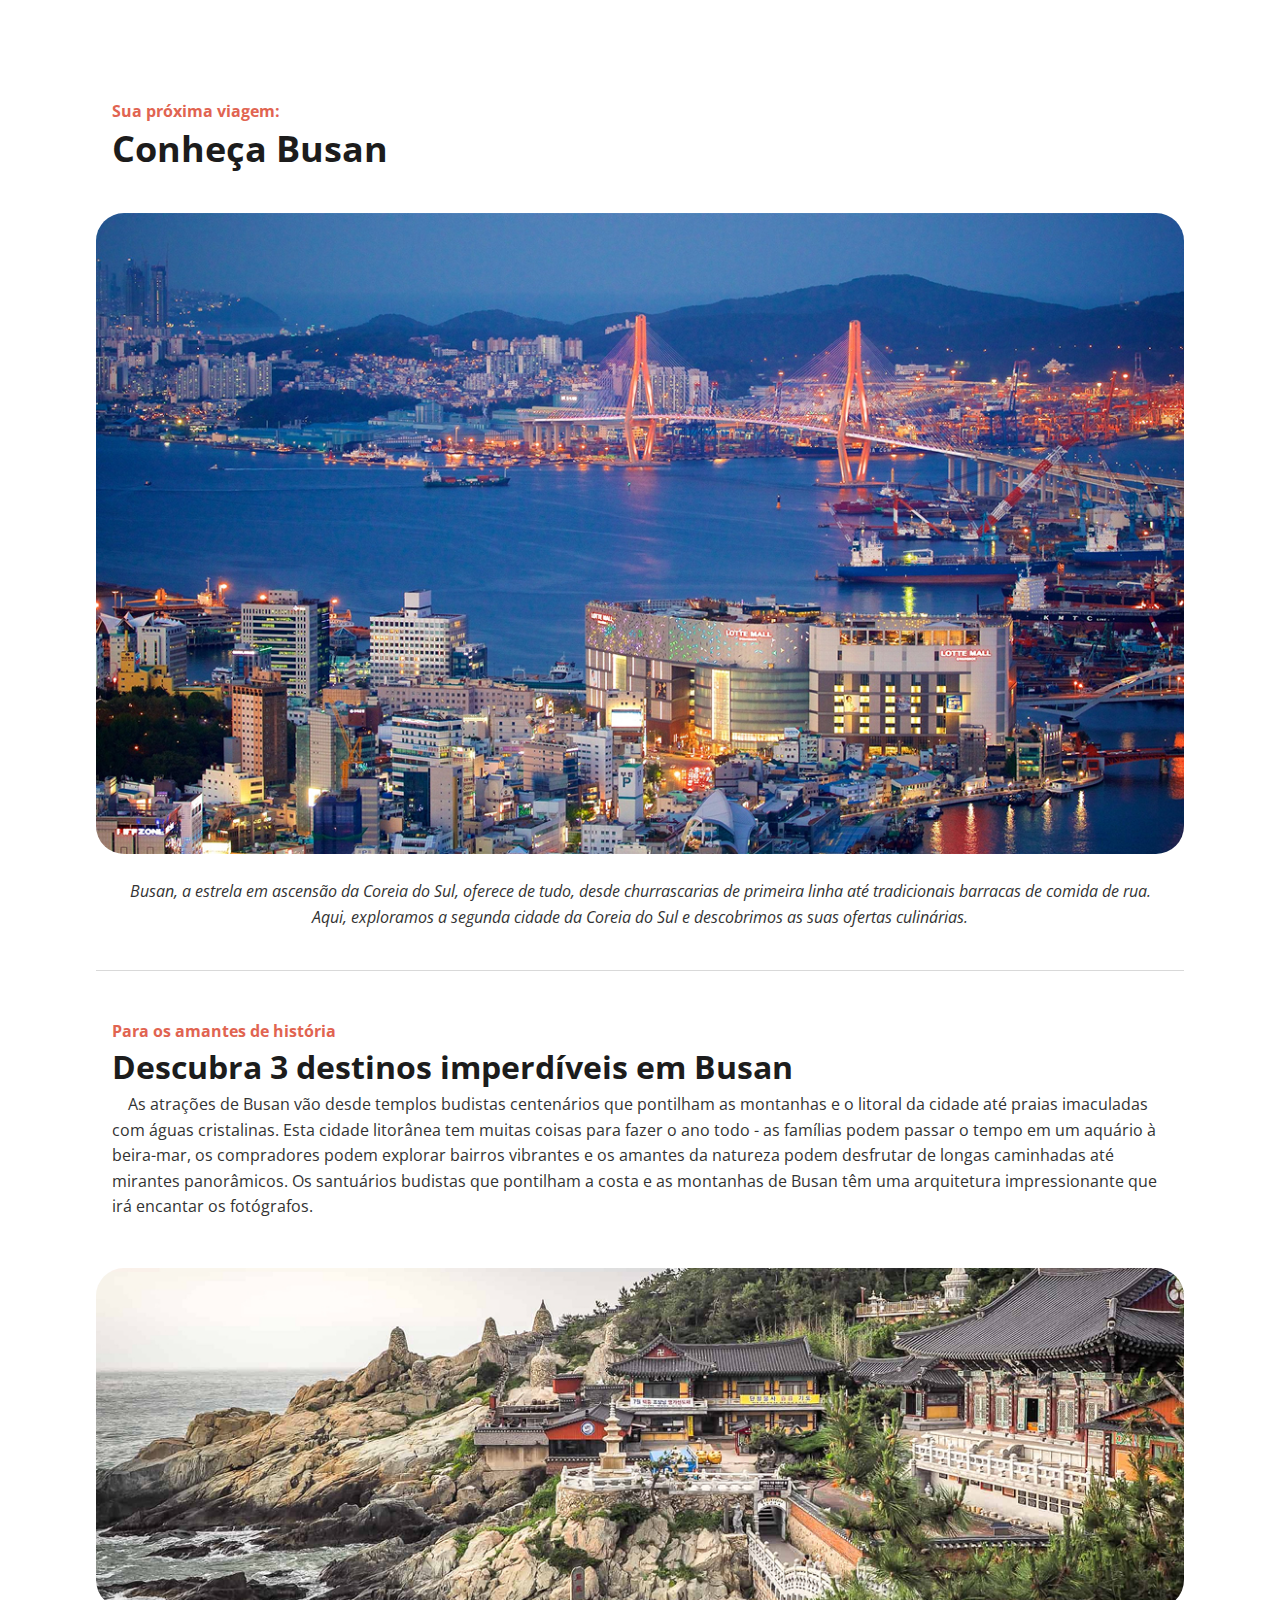
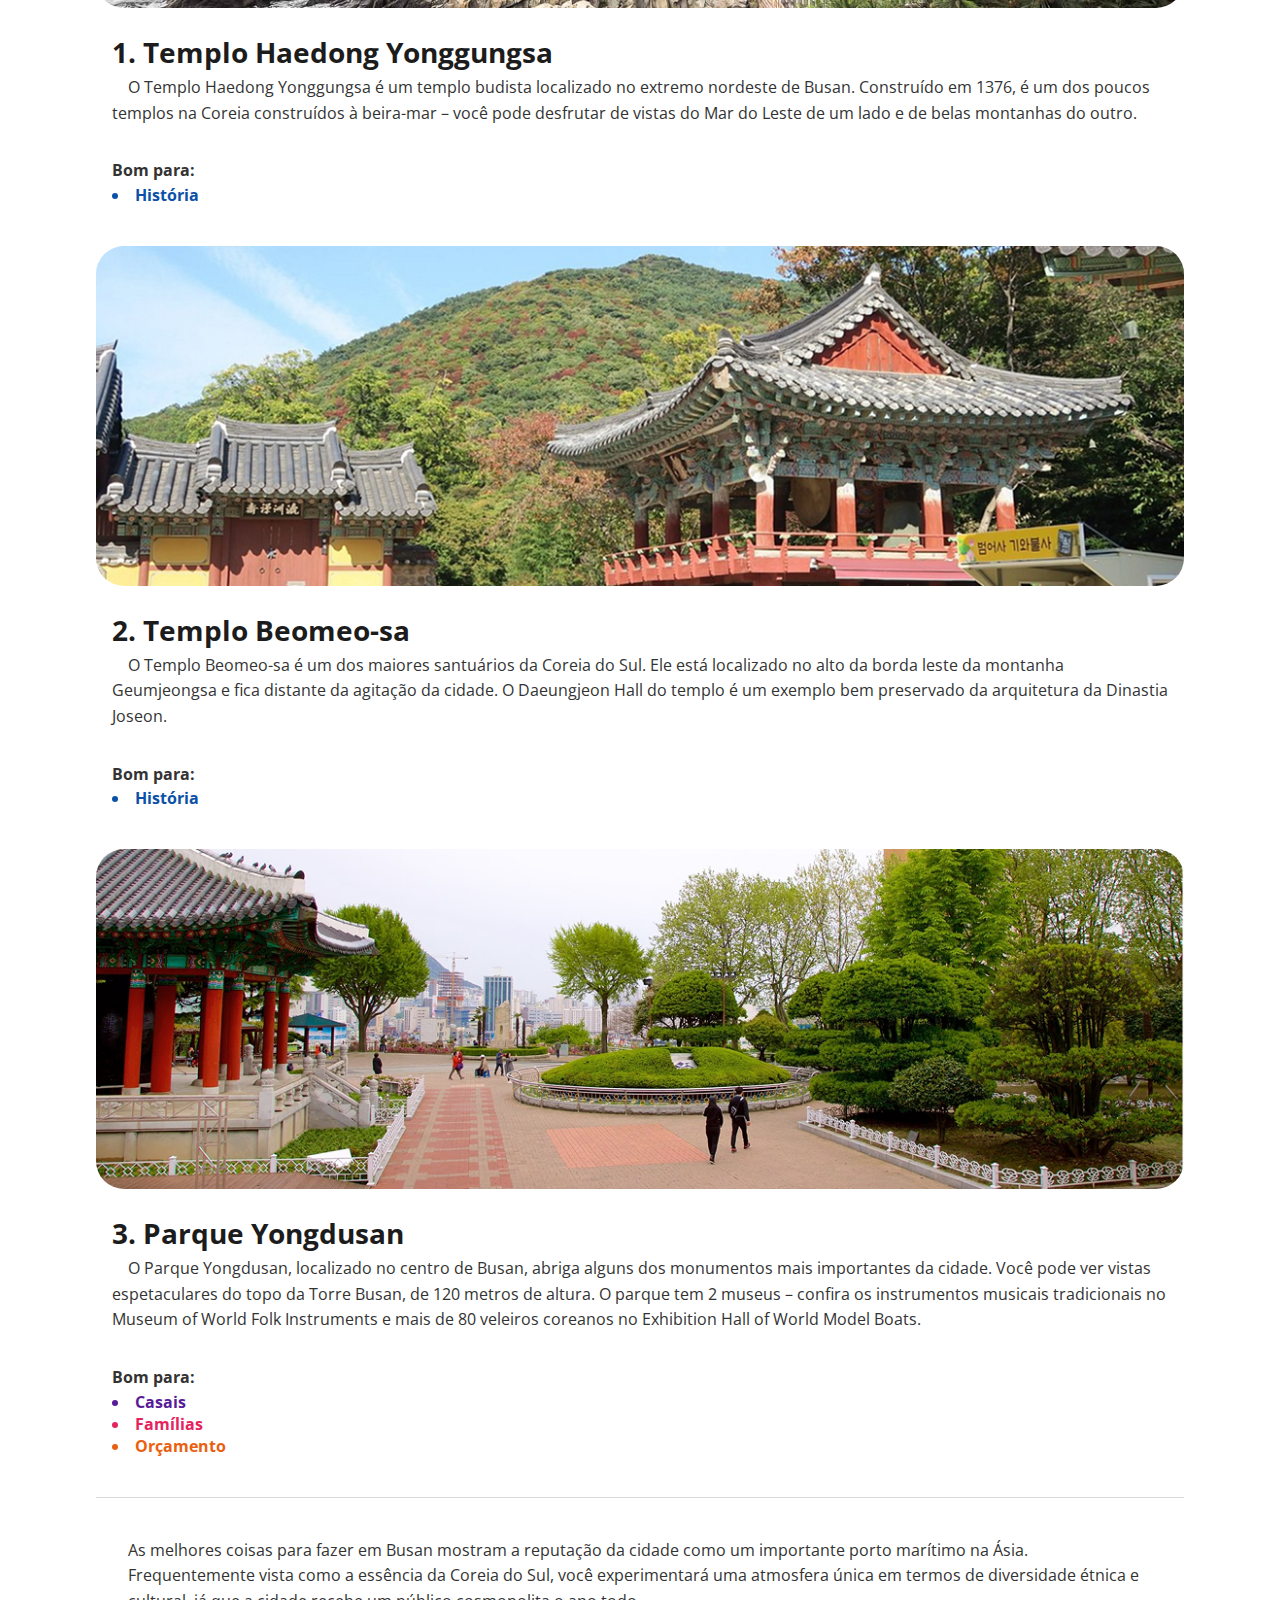
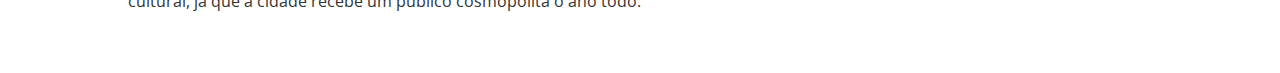
<file: Local Turístico/index.html>
<!DOCTYPE html>
<html lang="pt-br">
<head>
    <link rel="preconnect" href="https://fonts.googleapis.com">
    <link rel="preconnect" href="https://fonts.gstatic.com" crossorigin>

    <meta charset="UTF-8">
    <meta name="viewport" content="width=device-width, initial-scale=1.0">
    <title>Local Turístico</title>
    <link rel="stylesheet" href="style.css">
    <link rel="stylesheet" href="mediaquery.css">

    <link href="https://fonts.googleapis.com/css2?family=Open+Sans:ital,wght@0,300..800;1,300..800&display=swap" rel="stylesheet">
</head>
<body>
    <article id="title-page">
        <header>
            <p class="headline">
                Sua próxima viagem:
            </p>
            <h1>Conheça Busan</h1>
        </header>

        <img src="assets/images/busan-city.jpg" alt="Foto da cidade de Busan - Coreio do Sul">
        <p class="subtitle">Busan, a estrela em ascensão da Coreia do Sul, oferece de tudo, desde churrascarias de primeira linha até tradicionais barracas de comida de rua. Aqui, exploramos a segunda cidade da Coreia do Sul e descobrimos as suas ofertas culinárias.</p>

        <main>
            <section id="title-list">
                <p class="headline">Para os amantes de história</p>
                <h2>Descubra 3 destinos imperdíveis em Busan</h2>
                <p>
                    As atrações de Busan vão desde templos budistas centenários que pontilham as montanhas e o litoral da cidade até praias imaculadas com águas cristalinas. Esta cidade litorânea tem muitas coisas para fazer o ano todo - as famílias podem passar o tempo em um aquário à beira-mar, os compradores podem explorar bairros vibrantes e os amantes da natureza podem desfrutar de longas caminhadas até mirantes panorâmicos.
                    Os santuários budistas que pontilham a costa e as montanhas de Busan têm uma arquitetura impressionante que irá encantar os fotógrafos.
                </p>
            </section>

            <section id="cardTravel-1">
                <img src="assets/images/image1-temple.jpg" alt="Templo Haedong Yonggungsa">
                    <h3>
                        1. Templo Haedong Yonggungsa
                        <svg class="drop" xmlns="http://www.w3.org/2000/svg" height="24px" viewBox="0 -960 960 960" width="24px" fill="#1c1c1c"><path d="M480-360 280-560h400L480-360Z"/></svg>
                    </h3>

                <article class="drop-text">
                    <p>
                        O Templo Haedong Yonggungsa é um templo budista localizado no extremo nordeste de Busan. Construído em 1376, é um dos poucos templos na Coreia construídos à beira-mar – você pode desfrutar de vistas do Mar do Leste de um lado e de belas montanhas do outro.
                    </p>
                    <p>
                        Bom para:
                        <ul>
                            <li class="history">História</li>
                        </ul>
                    </p>
                </article>
            </section>

            <section id="cardTravel-2">
                <img src="assets/images/image2-temple.jpg" alt="Templo Beomeo-sa">
                <h3>
                    2. Templo Beomeo-sa 
                    <svg class="drop" xmlns="http://www.w3.org/2000/svg" height="24px" viewBox="0 -960 960 960" width="24px" fill="#1c1c1c"><path d="M480-360 280-560h400L480-360Z"/></svg>
                </h3>
                
                <article class="drop-text">
                    <p>
                        O Templo Beomeo-sa é um dos maiores santuários da Coreia do Sul. Ele está localizado no alto da borda leste da montanha Geumjeongsa e fica distante da agitação da cidade. O Daeungjeon Hall do templo é um exemplo bem preservado da arquitetura da Dinastia Joseon.
                    </p>
                    <p>
                        Bom para:
                        <ul>
                            <li class="history">História</li>
                        </ul>
                    </p>
                </article>
            </section>

            <section id="cardTravel-3">
                <img src="assets/images/image3-park.jpg" alt="Parque Yongdusan">
                <h3>
                    3. Parque Yongdusan 
                    <svg class="drop" xmlns="http://www.w3.org/2000/svg" height="24px" viewBox="0 -960 960 960" width="24px" fill="#1c1c1c"><path d="M480-360 280-560h400L480-360Z"/></svg>
                </h3>
                
                <article class="drop-text">
                    <p>
                        O Parque Yongdusan, localizado no centro de Busan, abriga alguns dos monumentos mais importantes da cidade. Você pode ver vistas espetaculares do topo da Torre Busan, de 120 metros de altura. O parque tem 2 museus – confira os instrumentos musicais tradicionais no Museum of World Folk Instruments e mais de 80 veleiros coreanos no Exhibition Hall of World Model Boats.
                    </p>
                    <p>
                        Bom para:
                        <ul>
                            <li class="couple">Casais</li>
                            <li class="family">Famílias</li>
                            <li class="free">Orçamento</li>
                        </ul>
                    </p>
                </article>
            </section>
        </main>
        <aside>
            <p>
                As melhores coisas para fazer em Busan mostram a reputação da cidade como um importante porto marítimo na Ásia. Frequentemente vista como a essência da Coreia do Sul, você experimentará uma atmosfera única em termos de diversidade étnica e cultural, já que a cidade recebe um público cosmopolita o ano todo.
            </p>
        </aside>
    </article>
    <nav id="menu">
        <menu>
            <a href="#"><img src="assets/icons/home.png" alt="Home"></a>
            <a href="#"><img src="assets/icons/trip_bag.png" alt="Viagens"></a>
            <a href="#"><img src="assets/icons/account_circle.png" alt="Perfil"></a>
        </menu>
    </nav>

    <script src="script.js"></script>
</body>
</html>
</file>
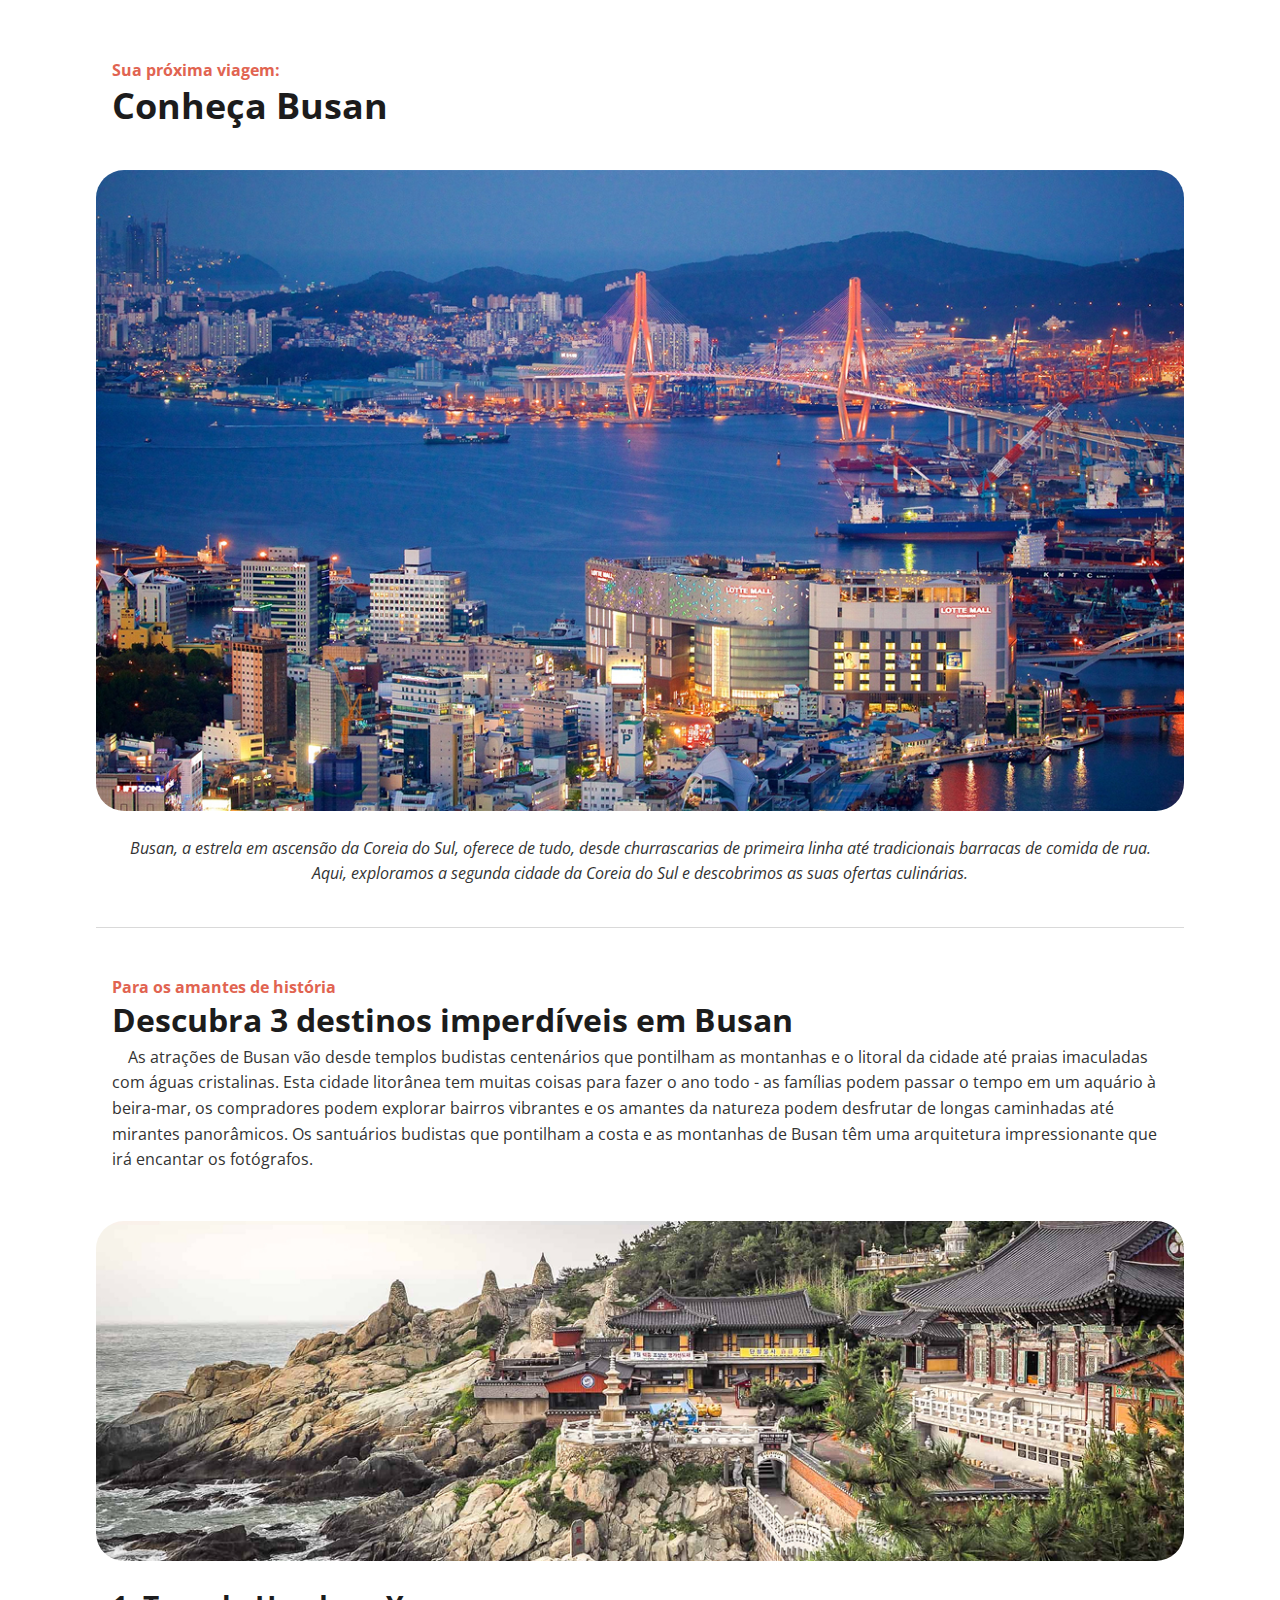
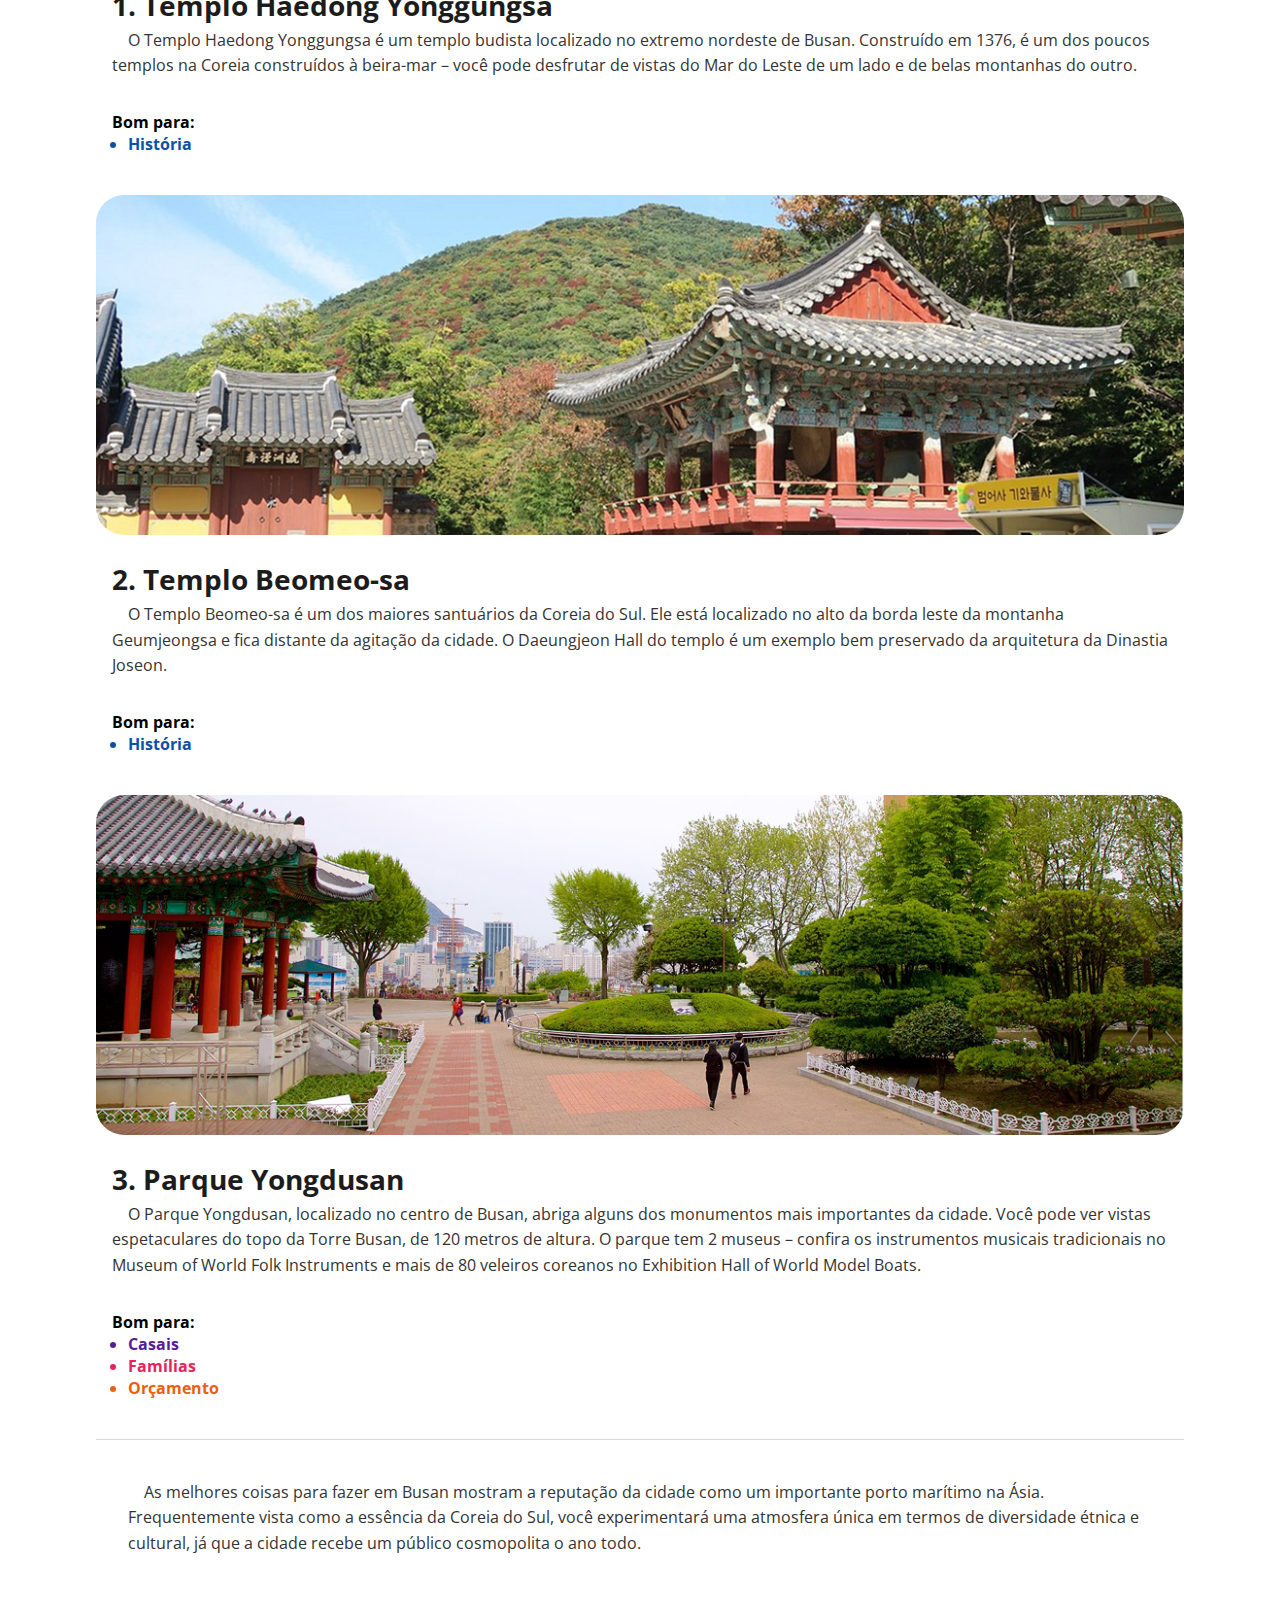
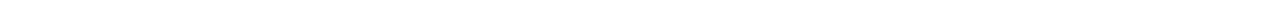
<file: local-turistico/index.html>
<!DOCTYPE html>
<html lang="pt-br">
<head>
    <meta charset="UTF-8">
    <meta name="viewport" content="width=device-width, initial-scale=1.0">

    <link rel="preconnect" href="https://fonts.googleapis.com">
    <link rel="preconnect" href="https://fonts.gstatic.com" crossorigin>
    <title>Local Turístico</title>
    <link rel="stylesheet" href="index.css">

    <link href="https://fonts.googleapis.com/css2?family=Open+Sans:ital,wght@0,300..800;1,300..800&display=swap" rel="stylesheet">
</head>
<body>
    <article id="title-page">
        <header>
            <span class="headline">
                Sua próxima viagem:
            </span>
            <h1>Conheça Busan</h1>
        </header>

        <img src="assets/images/busan-city.jpg" alt="Foto da cidade de Busan - Coreio do Sul">

        <span class="subtitle">
            Busan, a estrela em ascensão da Coreia do Sul, oferece de tudo, desde churrascarias de primeira linha até tradicionais barracas de comida de rua. Aqui, exploramos a segunda cidade da Coreia do Sul e descobrimos as suas ofertas culinárias.
        </span>

        <main>
            <section id="title-list">
                <span class="headline">
                    Para os amantes de história
                </span>
                <h2>Descubra 3 destinos imperdíveis em Busan</h2>
                <p>
                    As atrações de Busan vão desde templos budistas centenários que pontilham as montanhas e o litoral da cidade até praias imaculadas com águas cristalinas. Esta cidade litorânea tem muitas coisas para fazer o ano todo - as famílias podem passar o tempo em um aquário à beira-mar, os compradores podem explorar bairros vibrantes e os amantes da natureza podem desfrutar de longas caminhadas até mirantes panorâmicos.
                    Os santuários budistas que pontilham a costa e as montanhas de Busan têm uma arquitetura impressionante que irá encantar os fotógrafos.
                </p>
            </section>

            <section id="cardTravel-1">
                <img src="assets/images/image1-temple.jpg" alt="Templo Haedong Yonggungsa">
                    <h3>
                        1. Templo Haedong Yonggungsa
                        <svg class="drop" xmlns="http://www.w3.org/2000/svg" height="24px" viewBox="0 -960 960 960" width="24px" fill="#1c1c1c"><path d="M480-360 280-560h400L480-360Z"/></svg>
                    </h3>

                <article class="drop-text">
                    <p>
                        O Templo Haedong Yonggungsa é um templo budista localizado no extremo nordeste de Busan. Construído em 1376, é um dos poucos templos na Coreia construídos à beira-mar – você pode desfrutar de vistas do Mar do Leste de um lado e de belas montanhas do outro.
                    </p>
                    <span>
                        Bom para:
                        <ul>
                            <li class="history">História</li>
                        </ul>
                    </span>
                </article>
            </section>

            <section id="cardTravel-2">
                <img src="assets/images/image2-temple.jpg" alt="Templo Beomeo-sa">
                <h3>
                    2. Templo Beomeo-sa 
                    <svg class="drop" xmlns="http://www.w3.org/2000/svg" height="24px" viewBox="0 -960 960 960" width="24px" fill="#1c1c1c"><path d="M480-360 280-560h400L480-360Z"/></svg>
                </h3>
                
                <article class="drop-text">
                    <p>
                        O Templo Beomeo-sa é um dos maiores santuários da Coreia do Sul. Ele está localizado no alto da borda leste da montanha Geumjeongsa e fica distante da agitação da cidade. O Daeungjeon Hall do templo é um exemplo bem preservado da arquitetura da Dinastia Joseon.
                    </p>
                    <span>
                        Bom para:
                        <ul>
                            <li class="history">História</li>
                        </ul>
                    </span>
                </article>
            </section>

            <section id="cardTravel-3">
                <img src="assets/images/image3-park.jpg" alt="Parque Yongdusan">
                <h3>
                    3. Parque Yongdusan 
                    <svg class="drop" xmlns="http://www.w3.org/2000/svg" height="24px" viewBox="0 -960 960 960" width="24px" fill="#1c1c1c"><path d="M480-360 280-560h400L480-360Z"/></svg>
                </h3>
                
                <article class="drop-text">
                    <p>
                        O Parque Yongdusan, localizado no centro de Busan, abriga alguns dos monumentos mais importantes da cidade. Você pode ver vistas espetaculares do topo da Torre Busan, de 120 metros de altura. O parque tem 2 museus – confira os instrumentos musicais tradicionais no Museum of World Folk Instruments e mais de 80 veleiros coreanos no Exhibition Hall of World Model Boats.
                    </p>
                    <span>
                        Bom para:
                        <ul>
                            <li class="couple">Casais</li>
                            <li class="family">Famílias</li>
                            <li class="free">Orçamento</li>
                        </ul>
                    </span>
                </article>
            </section>
        </main>
        <aside>
            <p>
                As melhores coisas para fazer em Busan mostram a reputação da cidade como um importante porto marítimo na Ásia. Frequentemente vista como a essência da Coreia do Sul, você experimentará uma atmosfera única em termos de diversidade étnica e cultural, já que a cidade recebe um público cosmopolita o ano todo.
            </p>
        </aside>
    </article>
    <nav id="menu">
        <menu>
            <a href="#title-page"><img src="assets/icons/home.png" alt="Home"></a>
            <a href="#title-list"><img src="assets/icons/trip_bag.png" alt="Viagens"></a>
            <a href="#"><img src="assets/icons/account_circle.png" alt="Perfil"></a>
        </menu>
    </nav>

    <script src="script.js"></script>
</body>
</html>
</file>
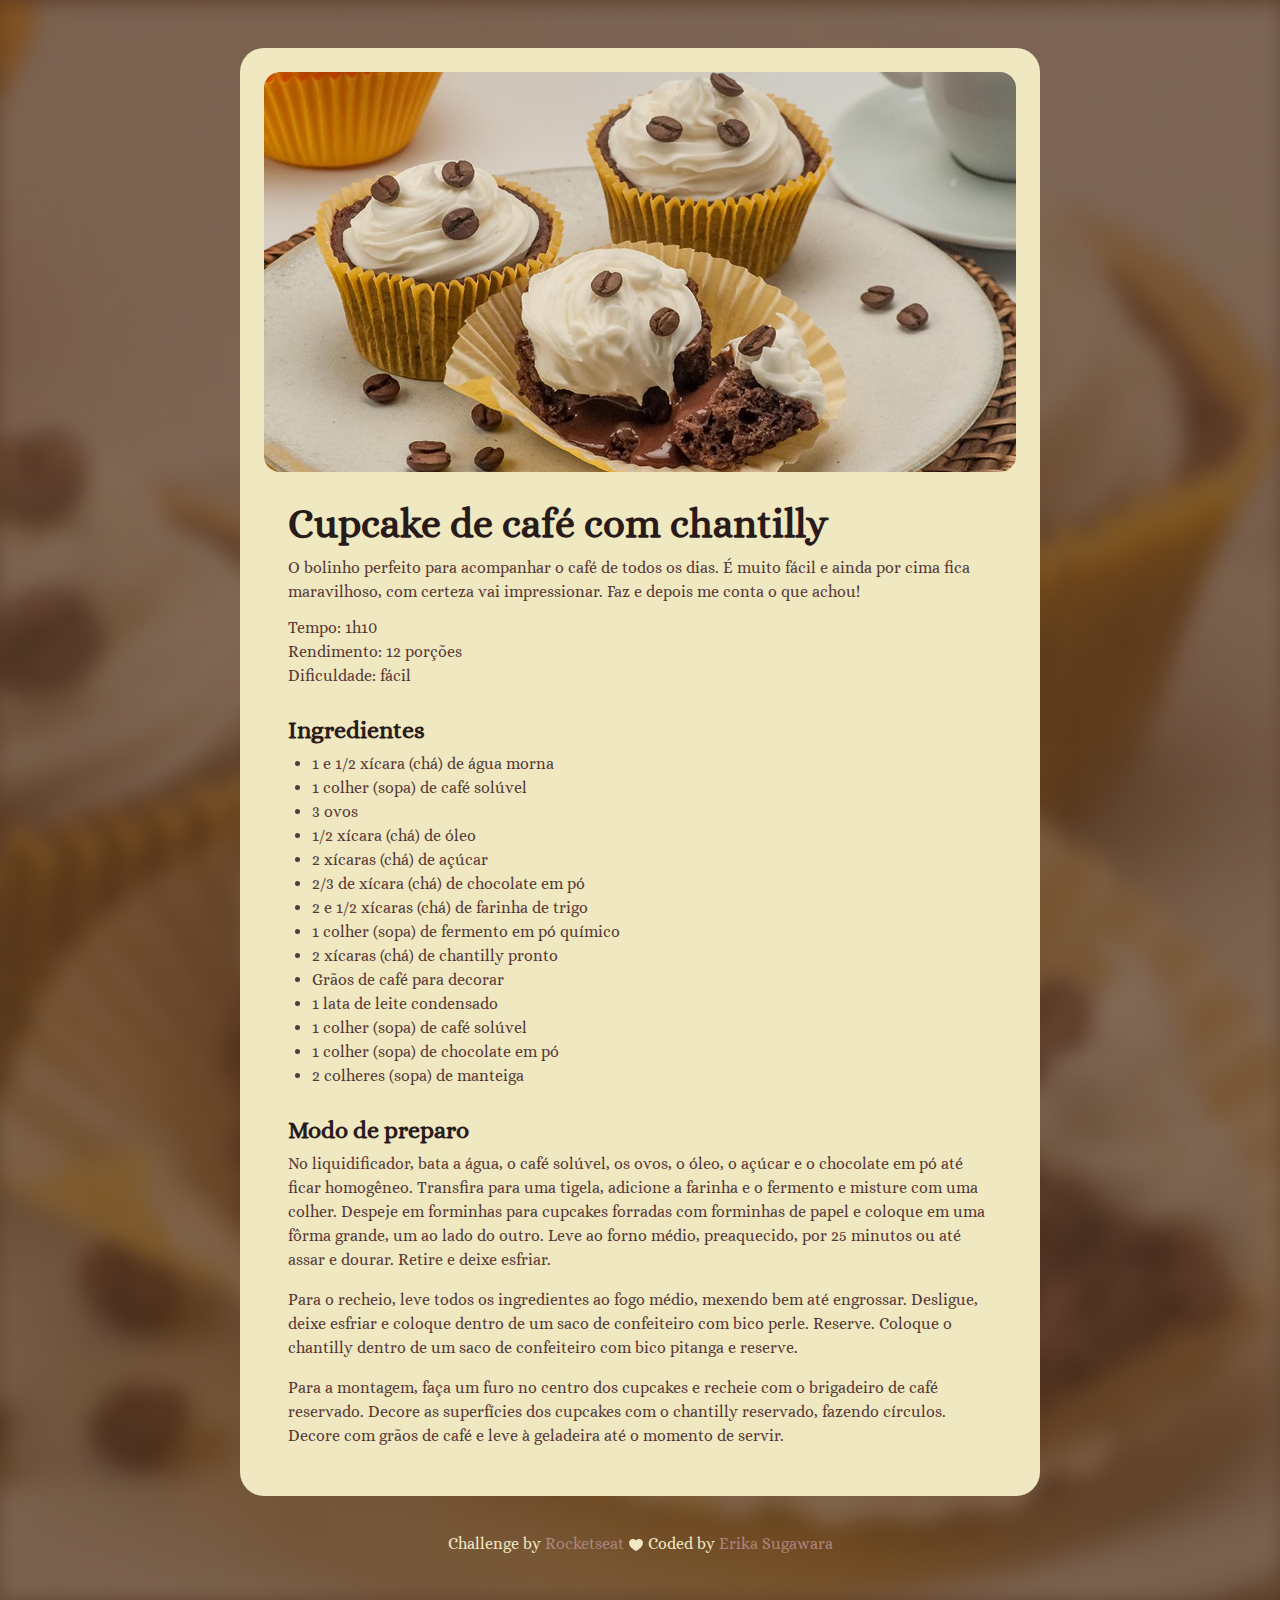
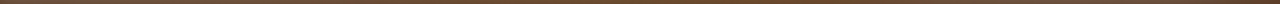
<file: pagina-de-receita/index.html>
<!DOCTYPE html>
<html lang="pt-br">
<head>
    <meta charset="UTF-8">
    <meta name="viewport" content="width=device-width, initial-scale=1.0">

    <link rel="preconnect" href="https://fonts.googleapis.com">
    <link rel="preconnect" href="https://fonts.gstatic.com" crossorigin>
    <title>Página de receita</title>
    <link rel="stylesheet" href="styles/index.css">

    <link href="https://fonts.googleapis.com/css2?family=Alice&display=swap" rel="stylesheet">
</head>
<body>
    <article id="page">
        <figure>
            <img src="assets/imagens/cupcake.jpg" alt="Imagem de cupcake de café com chantilly">
        </figure>

        <main>
            <section id="about">
                <h1>Cupcake de café com chantilly</h1>
                <p>
                    O bolinho perfeito para acompanhar o café de todos os dias. É muito fácil e ainda por cima fica maravilhoso, com certeza vai impressionar. Faz e depois me conta o que achou!
                </p>

                <p>
                    Tempo: 1h10 <br>
                    Rendimento: 12 porções <br> 
                    Dificuldade: fácil
                </p>
            </section>

            <section id="ingredients">
                <h2>Ingredientes</h2>
                    <ul>
                        <li>1 e 1/2 xícara (chá) de água morna</li>
                        <li>1 colher (sopa) de café solúvel</li>
                        <li>3 ovos</li>
                        <li>1/2 xícara (chá) de óleo</li>
                        <li>2 xícaras (chá) de açúcar</li>
                        <li>2/3 de xícara (chá) de chocolate em pó</li>
                        <li>2 e 1/2 xícaras (chá) de farinha de trigo</li>
                        <li>1 colher (sopa) de fermento em pó químico</li>
                        <li>2 xícaras (chá) de chantilly pronto</li>
                        <li>Grãos de café para decorar</li>
                        <li>1 lata de leite condensado</li>
                        <li>1 colher (sopa) de café solúvel</li>
                        <li>1 colher (sopa) de chocolate em pó</li>
                        <li>2 colheres (sopa) de manteiga</li>
                    </ul>
            </section>

            <section id="preparation">
                <h2>Modo de preparo</h2>
                <p>No liquidificador, bata a água, o café solúvel, os ovos, o óleo, o açúcar e o chocolate em pó até ficar homogêneo. Transfira para uma tigela, adicione a farinha e o fermento e misture com uma colher. Despeje em forminhas para cupcakes forradas com forminhas de papel e coloque em uma fôrma grande, um ao lado do outro. Leve ao forno médio, preaquecido, por 25 minutos ou até assar e dourar. Retire e deixe esfriar.</p> 
                <p>Para o recheio, leve todos os ingredientes ao fogo médio, mexendo bem até engrossar. Desligue, deixe esfriar e coloque dentro de um saco de confeiteiro com bico perle. Reserve. Coloque o chantilly dentro de um saco de confeiteiro com bico pitanga e reserve. </p>
                <p>Para a montagem, faça um furo no centro dos cupcakes e recheie com o brigadeiro de café reservado. Decore as superfícies dos cupcakes com o chantilly reservado, fazendo círculos. Decore com grãos de café e leve à geladeira até o momento de servir.</p>
            </section>
        </main>
    </article>
    
    <footer>
        <p>
            Challenge by <a href="https://www.rocketseat.com.br/" target="_blank" rel="noopener">Rocketseat</a>
            <img src="assets/imagens/heart-fill.svg" alt="mini coração">
            Coded by <a href="https://erikaestudar.github.io/course-project/Página de Receita/index.html" target="_blank" rel="noopener">Erika Sugawara</a>
        </p>
    </footer>
</body>
</html>
</file>
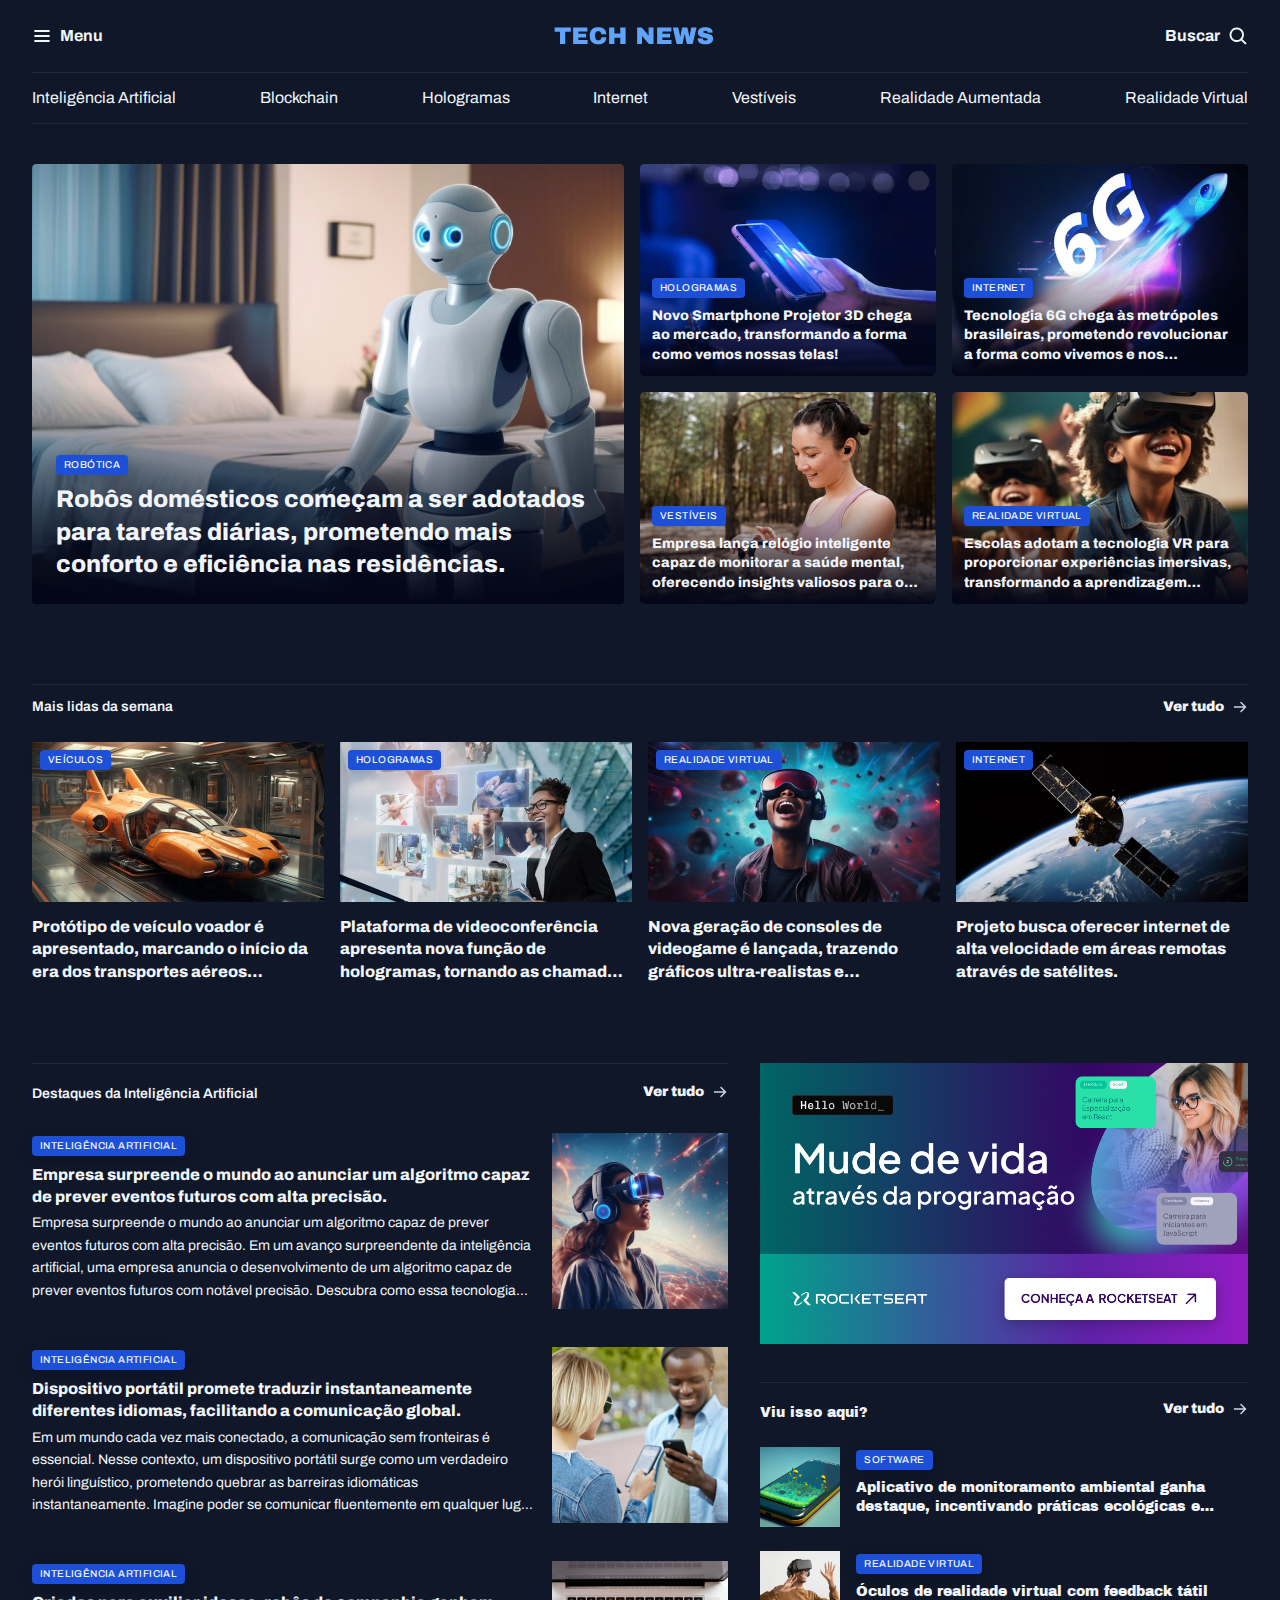
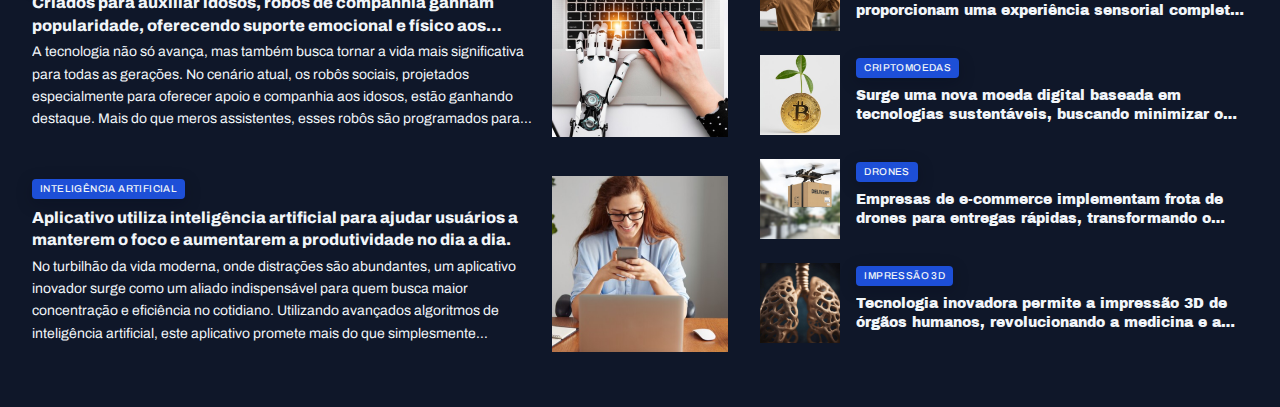
<file: portal-de-noticias/index.html>
<!DOCTYPE html>
<html lang="pt-br">
<head>
    <meta charset="UTF-8">
    <meta name="viewport" content="width=device-width, initial-scale=1.0">

    <link rel="preconnect" href="https://fonts.googleapis.com">
    <link rel="preconnect" href="https://fonts.gstatic.com" crossorigin>

    <title>Portal de notícias</title>

    <link rel="stylesheet" href="styles/index.css">
    <link href="https://fonts.googleapis.com/css2?family=Archivo+Black&family=Archivo:ital,wght@0,100..900;1,100..900&display=swap" rel="stylesheet">
</head>
<body>
    <header class="container">
        <nav id="primary" class="grid grid-flow-col">
            <div>
                <img src="assets/icons/List.svg" alt="ícone de menu">
                <strong class="desktop-only">Menu</strong>
            </div>
            <div>
                <img src="assets/Logo.png" alt="TechNews logo">
            </div>
            <div>
                <strong class="desktop-only">Buscar</strong>
                <img src="assets/icons/MagnifyingGlass.svg" alt="ícone de lupa para pesquisa">
            </div>
        </nav>

        <nav id="secondary" class="grid grid-flow-col gap-16">
            <a href="#ai">Inteligência Artificial</a>
            <a href="#more">Blockchain</a>
            <a href="#hologramas">Hologramas</a>
            <a href="#internet">Internet</a>
            <a href="#vestiveis">Vestíveis</a>
            <a href="#">Realidade Aumentada</a>
            <a href="#realidadevirtual">Realidade  Virtual</a>
        </nav>
    </header>

    <main class="grid container">
        <section id="featured" class="grid grid-flow-col gap-16">
            <figure class="card">
                <img src="assets/images/Image 01.png" alt="Robôs domésticos começam a ser adotados para tarefas diárias, prometendo mais conforto e eficiência nas residências.">

                <figcaption>
                    <span class="content-tag">robótica</span>
                    <h2 class="text-2xl">
                        Robôs domésticos começam a ser adotados para tarefas diárias, prometendo mais conforto e eficiência nas residências.
                    </h2>
                </figcaption>
            </figure>

            <div class="grid grid-cols-2 gap-16">
                <figure class="card">
                    <img src="assets/images/Image 02.png" alt="Novo Smartphone Projetor 3D chega ao mercado, transformando a forma como vemos nossas telas!">

                    <figcaption>
                        <span class="content-tag">Hologramas</span>
                        <h2 class="text-lg">
                            Novo Smartphone Projetor 3D chega ao mercado, transformando a forma como vemos nossas telas!
                        </h2>
                    </figcaption>
                </figure>

                <figure class="card">
                    <img src="assets/images/Image 03.png" alt="Tecnologia 6G chega às metrópoles brasileiras, prometendo revolucionar a forma como vivemos e nos comunicamos.">

                    <figcaption>
                        <span class="content-tag">Internet</span>
                        <h2 class="text-lg">
                            Tecnologia 6G chega às metrópoles brasileiras, prometendo revolucionar a forma como vivemos e nos comunicamos.
                        </h2>
                    </figcaption>
                </figure>

                <figure class="card" id="vestiveis">
                    <img src="assets/images/Image 04.png" alt="Empresa lança relógio inteligente capaz de monitorar a saúde mental, oferecendo insights valiosos para o bem-estar pessoal.">

                    <figcaption>
                        <span class="content-tag">Vestíveis</span>
                        <h2 class="text-lg">
                            Empresa lança relógio inteligente capaz de monitorar a saúde mental, oferecendo insights valiosos para o bem-estar pessoal.
                        </h2>
                    </figcaption>
                </figure>

                <figure class="card">
                    <img src="assets/images/Image 05.png" alt="Escolas adotam a tecnologia VR para proporcionar experiências imersivas, transformando a aprendizagem tradicional.">

                    <figcaption>
                        <span class="content-tag">Realidade Virtual</span>
                        <h2 class="text-lg">
                            Escolas adotam a tecnologia VR para proporcionar experiências imersivas, transformando a aprendizagem tradicional.
                        </h2>
                    </figcaption>
                </figure>
            </div>
        </section>

        <section id="weekly">
            <header class="grid grid-flow-col">
                <h3>Mais lidas da semana</h3>
                <a href="#" class="grid grid-flow-col">
                    <strong>Ver tudo</strong>
                    <span></span>
                </a>
            </header>

            <div class="grid gap-16">
                <figure id="veiculos">
                    <span class="content-tag">veículos</span>
                    <img src="assets/images/Image 06.png" alt="Protótipo de veículo voador é apresentado, marcando o início da era dos transportes aéreos pessoais.">
                    <p>
                        Protótipo de veículo voador é apresentado, marcando o início da era dos transportes aéreos pessoais.
                    </p>
                </figure>

                <figure id="hologramas">
                    <span class="content-tag">Hologramas</span>
                    <img src="assets/images/Image 07.png" alt="Plataforma de videoconferência apresenta nova função de hologramas, tornando as chamadas virtuais mais realistas e envolventes.">
                    <p>
                        Plataforma de videoconferência apresenta nova função de hologramas, tornando as chamadas virtuais mais realistas e envolventes.
                    </p>
                </figure>

                <figure id="realidadevirtual">
                    <span class="content-tag">Realidade virtual</span>
                    <img src="assets/images/Image 08.png" alt="Nova geração de consoles de videogame é lançada, trazendo gráficos ultra-realistas e experiências de jogo totalmente envolventes.">
                    <p>
                        Nova geração de consoles de videogame é lançada, trazendo gráficos ultra-realistas e experiências de jogo totalmente envolventes.
                    </p>
                </figure>

                <figure id="internet">
                    <span class="content-tag">Internet</span>
                    <img src="assets/images/Image 09.png" alt="Projeto busca oferecer internet de alta velocidade em áreas remotas através de satélites.">
                    <p>
                        Projeto busca oferecer internet de alta velocidade em áreas remotas através de satélites.
                    </p>
                </figure>
            </div>
        </section>

        <section id="ai">
            <header class="grid grid-flow-col">
                <h3>Destaques da Inteligência Artificial</h3>
                <a href="#" class="grid grid-flow-col">
                    <strong>Ver tudo</strong>
                    <span></span>
                </a>
            </header>

            <div class="grid gap-32">
                <article class="grid grid-flow-col gap-16">
                    <div>
                        <span class="content-tag">Inteligência Artificial</span>
                        <h3 class="text-xl">
                            Empresa surpreende o mundo ao anunciar um algoritmo capaz de prever eventos futuros com alta precisão.
                        </h3>
                        <p class="text-sm">
                            Empresa surpreende o mundo ao anunciar um algoritmo capaz de prever eventos futuros com alta precisão.
                            Em um avanço surpreendente da inteligência artificial, uma empresa anuncia o desenvolvimento de um algoritmo capaz de prever eventos futuros com notável precisão. Descubra como essa tecnologia está desafiando as fronteiras da previsão e quais são as implicações para diversas áreas, desde finanças até planejamento estratégico.
                        </p>
                    </div>
                    <div>
                        <img src="assets/images/Image 10.png" alt="Empresa surpreende o mundo ao anunciar um algoritmo capaz de prever eventos futuros com alta precisão.">
                    </div>
                </article>  
                
                <article class="grid grid-flow-col gap-16">
                    <div>
                        <span class="content-tag">Inteligência Artificial</span>
                        <h3 class="text-xl">
                            Dispositivo portátil promete traduzir instantaneamente diferentes idiomas, facilitando a comunicação global.
                        </h3>
                        <p class="text-sm">
                            Em um mundo cada vez mais conectado, a comunicação sem fronteiras é essencial. Nesse contexto, um dispositivo portátil surge como um verdadeiro herói linguístico, prometendo quebrar as barreiras idiomáticas instantaneamente. Imagine poder se comunicar fluentemente em qualquer lugar do mundo, independentemente do idioma local. Este dispositivo não é mais uma visão futurista, mas uma realidade impressionante que está transformando a forma como nos conectamos globalmente. Nesta reportagem, mergulharemos nas funcionalidades deste dispositivo revolucionário e como ele está moldando uma nova era de compreensão global.
                        </p>
                    </div>
                    <div>
                        <img src="assets/images/Image 11.png" alt="Dispositivo portátil promete traduzir instantaneamente diferentes idiomas, facilitando a comunicação global.">
                    </div>
                </article>        

                <article class="grid grid-flow-col gap-16">
                    <div>
                        <span class="content-tag">Inteligência Artificial</span>
                        <h3 class="text-xl">
                            Criados para auxiliar idosos, robôs de companhia ganham popularidade, oferecendo suporte emocional e físico aos usuários.
                        </h3>
                        <p class="text-sm">
                            A tecnologia não só avança, mas também busca tornar a vida mais significativa para todas as gerações. No cenário atual, os robôs sociais, projetados especialmente para oferecer apoio e companhia aos idosos, estão ganhando destaque. Mais do que meros assistentes, esses robôs são programados para fornecer suporte emocional e físico, preenchendo lacunas nas necessidades de cuidado. Nesta matéria, exploraremos como esses companheiros tecnológicos estão impactando positivamente a qualidade de vida da terceira idade e proporcionando uma nova perspectiva sobre o envelhecimento.
                        </p>
                    </div>
                    <div>
                        <img src="assets/images/Image 12.png" alt="Criados para auxiliar idosos, robôs de companhia ganham popularidade, oferecendo suporte emocional e físico aos usuários.">
                    </div>
                </article>        

                <article class="grid grid-flow-col gap-16">
                    <div>
                        <span class="content-tag">Inteligência Artificial</span>
                        <h3 class="text-xl">
                            Aplicativo utiliza inteligência artificial para ajudar usuários a manterem o foco e aumentarem a produtividade no dia a dia.
                        </h3>
                        <p class="text-sm">
                            No turbilhão da vida moderna, onde distrações são abundantes, um aplicativo inovador surge como um aliado indispensável para quem busca maior concentração e eficiência no cotidiano. Utilizando avançados algoritmos de inteligência artificial, este aplicativo promete mais do que simplesmente gerenciar tarefas; ele está programado para compreender os padrões de trabalho de cada usuário, oferecendo sugestões personalizadas para otimizar o tempo e maximizar a produtividade. Nesta matéria, exploraremos como essa ferramenta tecnológica está se tornando a chave para manter o foco em um mundo cada vez mais cheio de distrações, transformando a maneira como encaramos nossas responsabilidades diárias.
                        </p>
                    </div>
                    <div>
                        <img src="assets/images/Image 13.png" alt="Aplicativo utiliza inteligência artificial para ajudar usuários a manterem o foco e aumentarem a produtividade no dia a dia.
                        ">
                    </div>
                </article>        
            </div>
        </section>

        <aside>
            <div id="ads">
                <img src="assets/Ads.png" alt="">
            </div>

            <section id="more">
                <header class="grid grid-flow-col">
                    <h3>Viu isso aqui?</h3>
                    <a href="#" class="grid grid-flow-col">
                        <strong>Ver tudo</strong>
                        <span></span>
                    </a>
                </header>

                <div class="gri gap-32">
                    <article class="grid grid-flow-col gap-16">
                        <div>
                            <img src="assets/images/Image 14.png" alt="Aplicativo de monitoramento ambiental ganha destaque, incentivando práticas ecológicas e promovendo a conscientização.">
                        </div>

                        <div>
                            <span class="content-tag">Software</span>
                            <h3 class="text-xl">
                                Aplicativo de monitoramento ambiental ganha destaque, incentivando práticas ecológicas e promovendo a conscientização.
                            </h3>
                        </div>
                    </article> 

                    <article class="grid grid-flow-col gap-16">
                        <div>
                            <img src="assets/images/Image 15.png" alt="Óculos de realidade virtual com feedback tátil proporcionam uma experiência sensorial completa, imergindo usuários em ambientes digitais.">
                        </div>

                        <div>
                            <span class="content-tag">Realidade Virtual</span>
                            <h3 class="text-xl">
                                Óculos de realidade virtual com feedback tátil proporcionam uma experiência sensorial completa, imergindo usuários em ambientes digitais.
                            </h3>
                        </div>
                    </article>

                    <article class="grid grid-flow-col gap-16">
                        <div>
                            <img src="assets/images/Image 16.png" alt="Surge uma nova moeda digital baseada em tecnologias sustentáveis, buscando minimizar o impacto ambiental associado à mineração de criptomoedas.">
                        </div>

                        <div>
                            <span class="content-tag">Criptomoedas</span>
                            <h3 class="text-xl">
                                Surge uma nova moeda digital baseada em tecnologias sustentáveis, buscando minimizar o impacto ambiental associado à mineração de criptomoedas.
                            </h3>
                        </div>
                    </article>

                    <article class="grid grid-flow-col gap-16">
                        <div>
                            <img src="assets/images/Image 17.png" alt="Empresas de e-commerce implementam frota de drones para entregas rápidas, transformando o cenário do comércio online.">
                        </div>

                        <div>
                            <span class="content-tag">Drones</span>
                            <h3 class="text-xl">
                                Empresas de e-commerce implementam frota de drones para entregas rápidas, transformando o cenário do comércio online.
                            </h3>
                        </div>
                    </article>

                    <article class="grid grid-flow-col gap-16">
                        <div>
                            <img src="assets/images/Image 18.png" alt="Tecnologia inovadora permite a impressão 3D de órgãos humanos, revolucionando a medicina e a lista de espera por transplantes.">
                        </div>

                        <div>
                            <span class="content-tag">Impressão 3D</span>
                            <h3 class="text-xl">
                                Tecnologia inovadora permite a impressão 3D de órgãos humanos, revolucionando a medicina e a lista de espera por transplantes.
                            </h3>
                        </div>
                    </article>
                </div>
            </section>
        </aside>
    </main>
    <script src="script.js"></script>
</body>
</html>
</file>
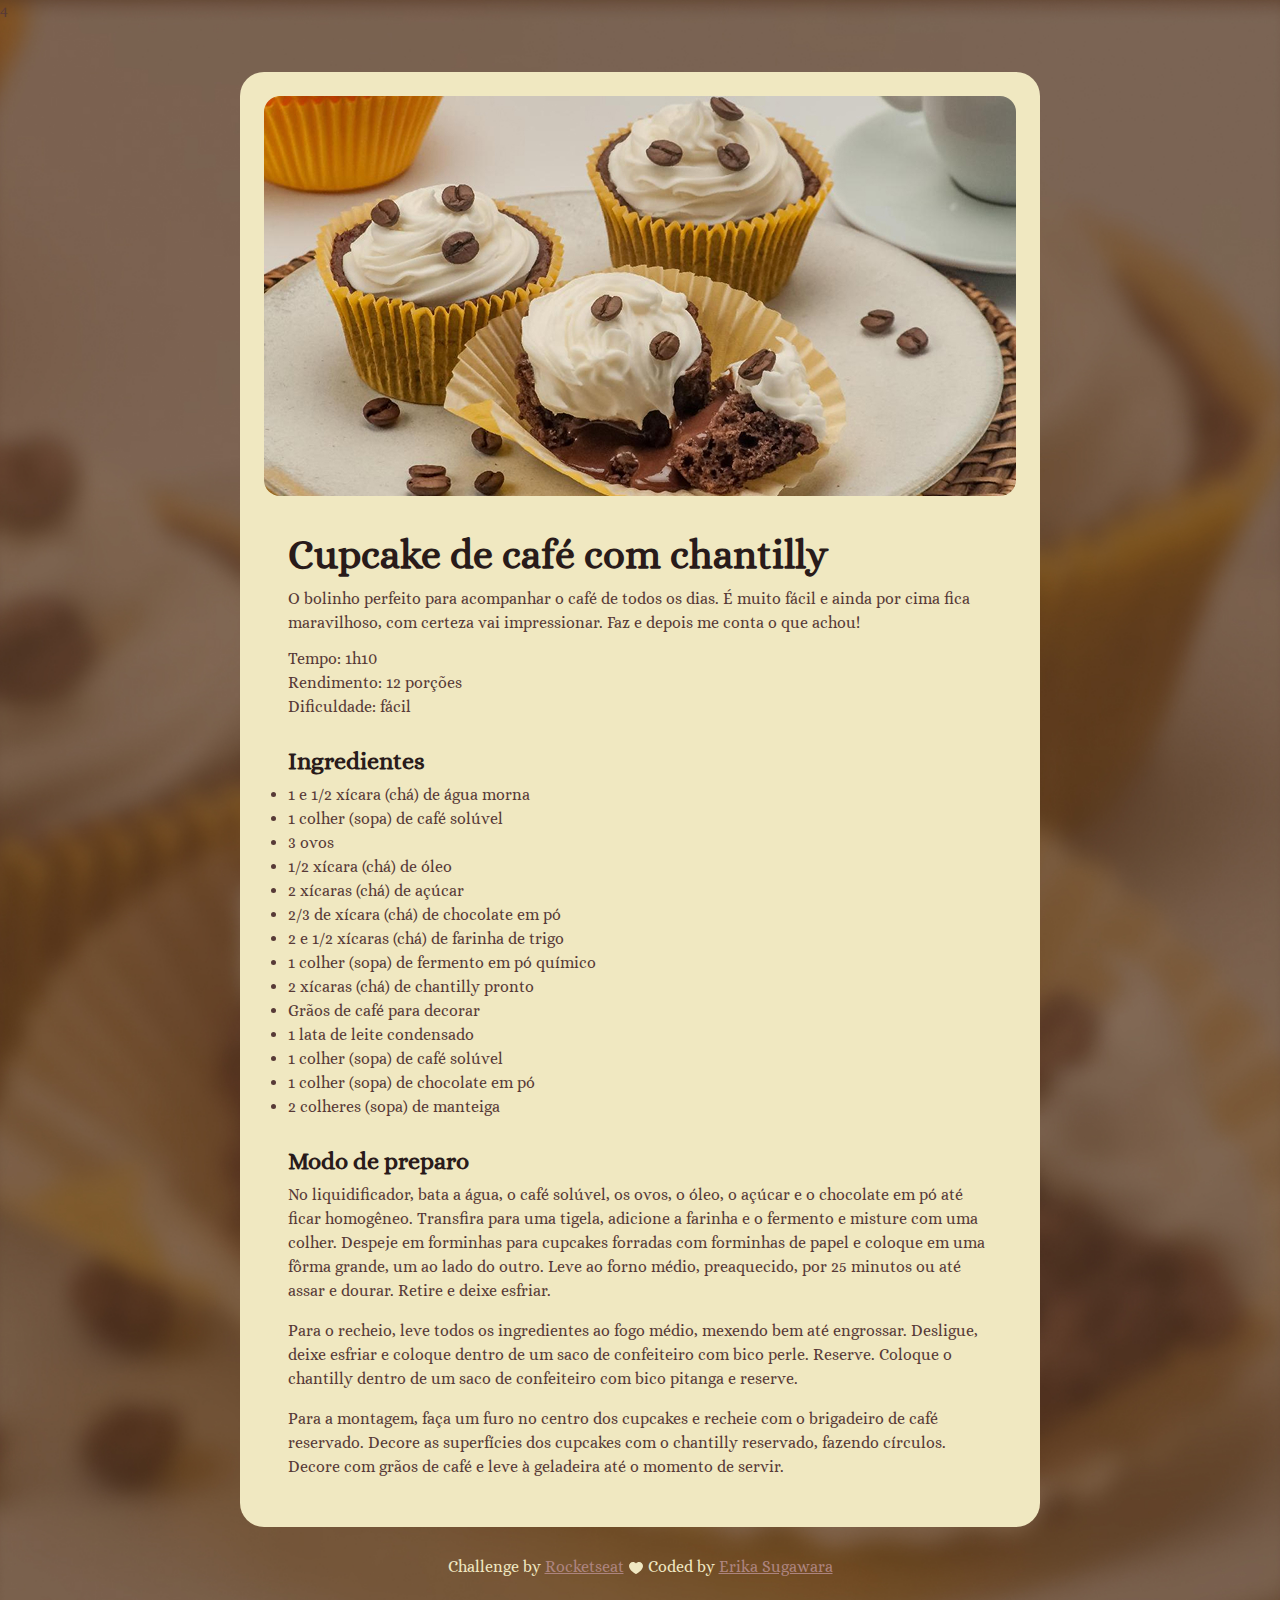
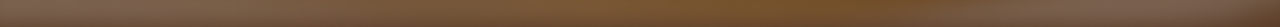
<file: Página de Receita/index.html>
<!DOCTYPE html>
<html lang="pt-br">
<head>
    <link rel="preconnect" href="https://fonts.googleapis.com">
    <link rel="preconnect" href="https://fonts.gstatic.com" crossorigin>

    <meta charset="UTF-8">
    <meta name="viewport" content="width=device-width, initial-scale=1.0">
    <title>Página de receita</title>
    <link rel="stylesheet" href="style.css">4

    <link href="https://fonts.googleapis.com/css2?family=Alice&display=swap" rel="stylesheet">
</head>
<body>
    <article id="page">
        <figure>
            <img src="assets/imagens/cupcake.jpg" alt="Imagem de cupcake de café com chantilly">
        </figure>

        <main>
            <section id="about">
                <h1>Cupcake de café com chantilly</h1>
                <p>
                    O bolinho perfeito para acompanhar o café de todos os dias. É muito fácil e ainda por cima fica maravilhoso, com certeza vai impressionar. Faz e depois me conta o que achou!
                </p>

                <p>
                    Tempo: 1h10 <br>
                    Rendimento: 12 porções <br> 
                    Dificuldade: fácil
                </p>
            </section>

            <section id="ingredients">
                <h2>Ingredientes</h2>
                    <li>1 e 1/2 xícara (chá) de água morna</li>
                    <li>1 colher (sopa) de café solúvel</li>
                    <li>3 ovos</li>
                    <li>1/2 xícara (chá) de óleo</li>
                    <li>2 xícaras (chá) de açúcar</li>
                    <li>2/3 de xícara (chá) de chocolate em pó</li>
                    <li>2 e 1/2 xícaras (chá) de farinha de trigo</li>
                    <li>1 colher (sopa) de fermento em pó químico</li>
                    <li>2 xícaras (chá) de chantilly pronto</li>
                    <li>Grãos de café para decorar</li>
                    <li>1 lata de leite condensado</li>
                    <li>1 colher (sopa) de café solúvel</li>
                    <li>1 colher (sopa) de chocolate em pó</li>
                    <li>2 colheres (sopa) de manteiga</li>
            </section>

            <section id="preparation">
                <h2>Modo de preparo</h2>
                <p>No liquidificador, bata a água, o café solúvel, os ovos, o óleo, o açúcar e o chocolate em pó até ficar homogêneo. Transfira para uma tigela, adicione a farinha e o fermento e misture com uma colher. Despeje em forminhas para cupcakes forradas com forminhas de papel e coloque em uma fôrma grande, um ao lado do outro. Leve ao forno médio, preaquecido, por 25 minutos ou até assar e dourar. Retire e deixe esfriar.</p> 
                <p>Para o recheio, leve todos os ingredientes ao fogo médio, mexendo bem até engrossar. Desligue, deixe esfriar e coloque dentro de um saco de confeiteiro com bico perle. Reserve. Coloque o chantilly dentro de um saco de confeiteiro com bico pitanga e reserve. </p>
                <p>Para a montagem, faça um furo no centro dos cupcakes e recheie com o brigadeiro de café reservado. Decore as superfícies dos cupcakes com o chantilly reservado, fazendo círculos. Decore com grãos de café e leve à geladeira até o momento de servir.</p>
            </section>
        </main>
    </article>
    
    <footer>
        <p>
            Challenge by <a href="https://www.rocketseat.com.br/" target="_blank">Rocketseat</a>
            <img src="assets/imagens/heart-fill.svg" alt="mini coração">
            Coded by <a href="https://erikaestudar.github.io/course-project/Página de Receita/index.html" target="_blank">Erika Sugawara</a>
        </p>
    </footer>
</body>
</html>
</file>
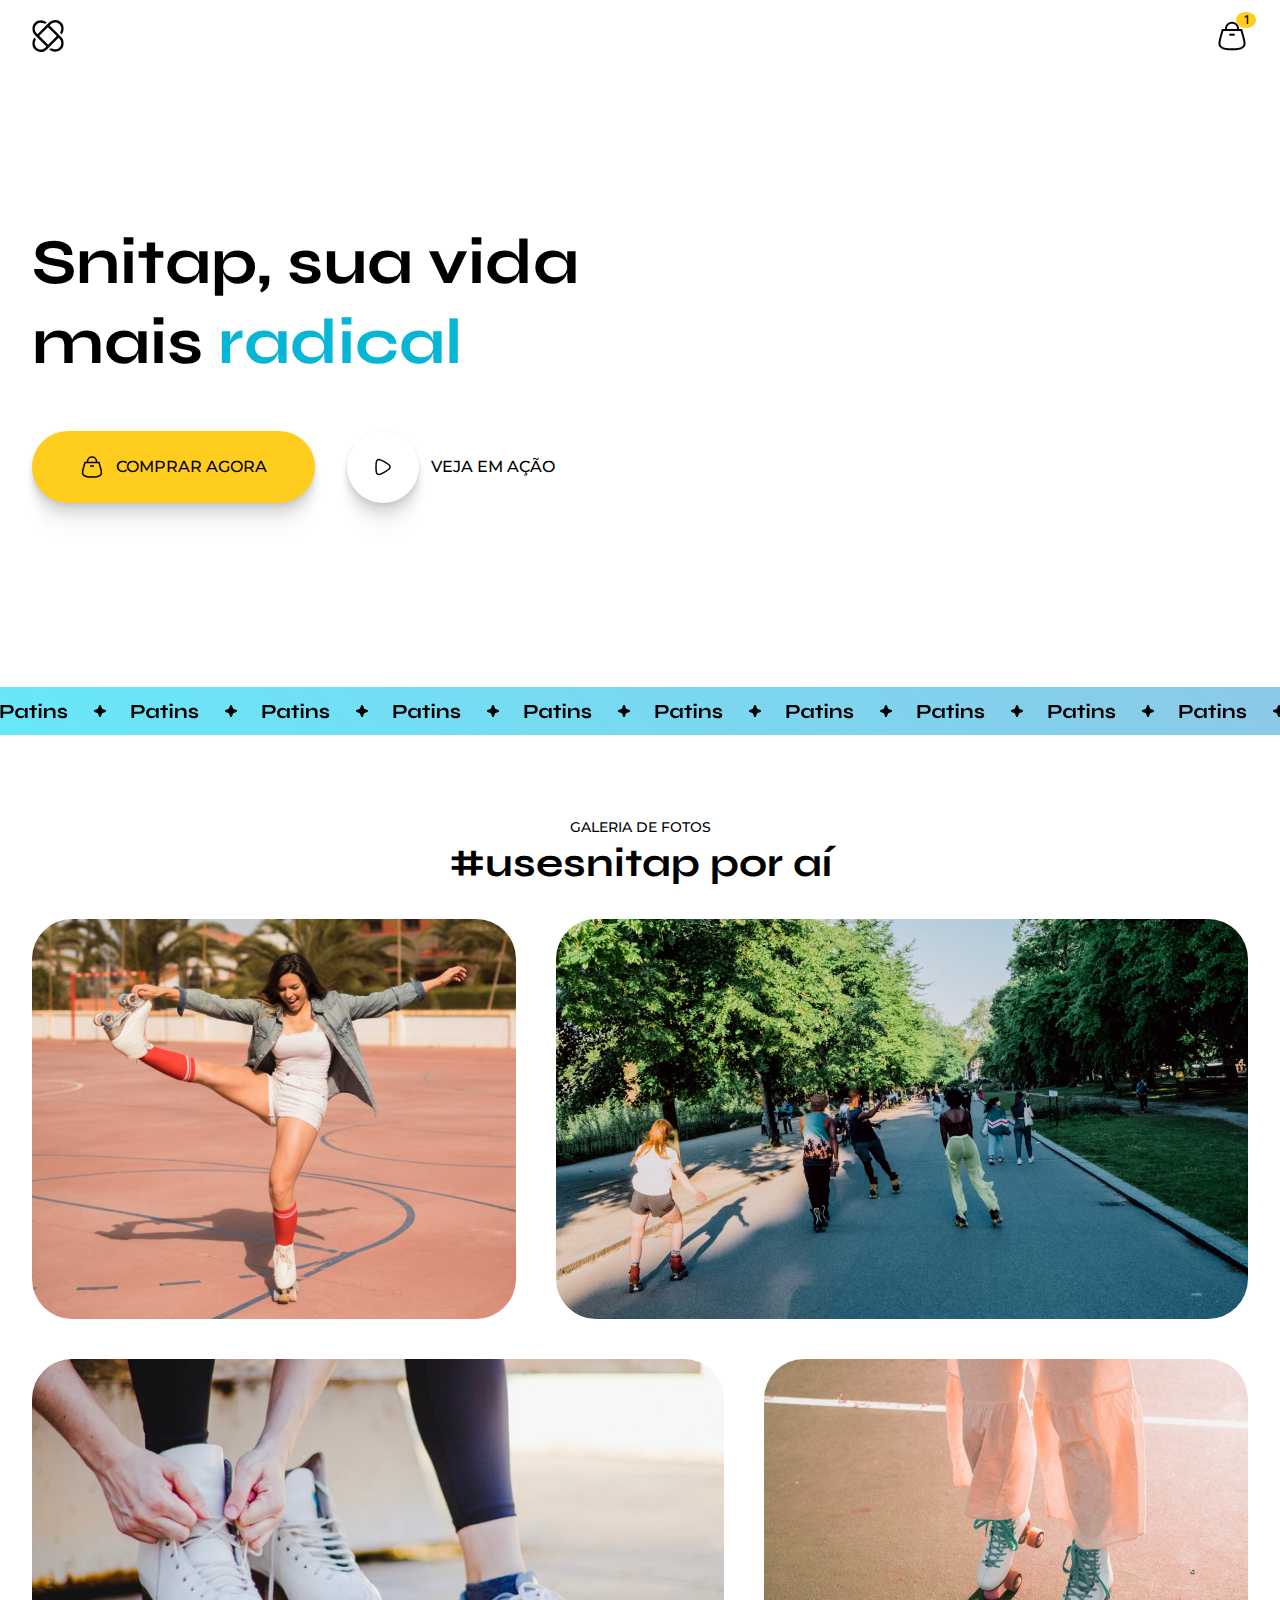
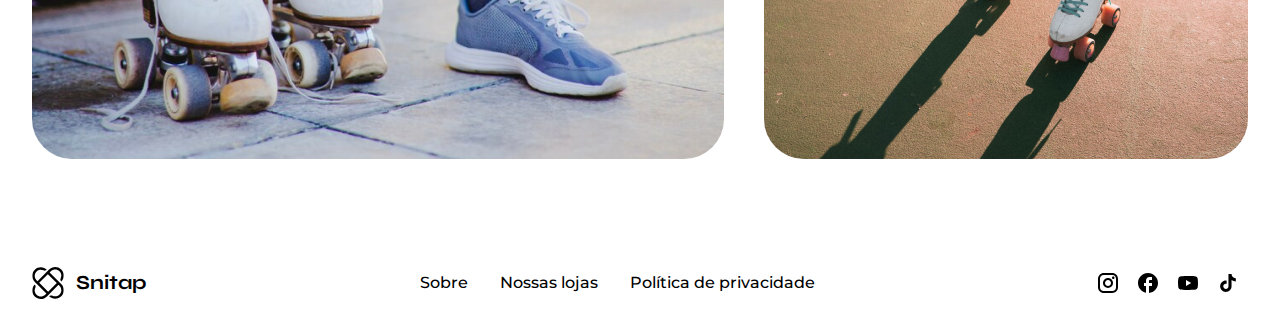
<file: snitap/index.html>
<!DOCTYPE html>
<html lang="pt-br">
<head>
    <meta charset="UTF-8">
    <meta name="viewport" content="width=device-width, initial-scale=1.0">
    <link rel="preconnect" href="https://fonts.googleapis.com">
    <link rel="preconnect" href="https://fonts.gstatic.com" crossorigin>

    <title>Snitap Patins</title>
    <link rel="stylesheet" href="styles/index.css">
    <link href="https://fonts.googleapis.com/css2?family=Inter:opsz,wght@14..32,500&family=Montserrat:wght@500&family=Syne:wght@700&display=swap" rel="stylesheet">
</head>
<body>
    <nav class="top">
        <a href="#" target="_blank" rel="noopener" title="logo do site">
            <img src="assets/logo.svg" alt="">
        </a>
        <a href="#" target="_blank" rel="noopener" title="Produtos escolhido no site">
            <img src="assets/icons/shopping-bag.svg" alt="ícone de compras">
            <span>1</span>
        </a>
    </nav>
    
    <section class="hero flex">
        <div>
            <h1>
                Snitap, sua vida mais
                <div>
                    <span>radical</span>
                    <span>divertida</span>
                    <span>saúdavel</span>
                    <span>radical</span>
                </div> 
            </h1>

            <div class="buttons flex">
                <a href="#" class="button buy shadow">
                    <img src="assets/icons/shopping-bag.svg" alt="">
                    COMPRAR AGORA
                </a>

                <a href="#" class="button play">
                    <span class="shadow">
                        <img src="assets/icons/play.svg" alt="">
                    </span>
                    VEJA EM AÇÃO
                </a>
            </div>
        </div>

        <div>
            <div class="content">
                <img src="assets/hero/ellipse.svg" alt="">
                <img src="assets/hero/patins-image.png" alt="">
                <img src="assets/hero/stars-1.svg" alt="">
                <img src="assets/hero/stars-2.svg" alt="">
            </div>
        </div>
    </section>

    <section class="banner">
        <div class="scroller bg-gradient-animate">
            <div class="rolling">
                <img src="assets/banner.svg" alt="ícones do banner">
            </div>
        </div>
    </section>

    <section class="gallery">
        <header>
            <span>GALERIA DE FOTOS</span>
            <h2>#usesnitap por aí</h2>
        </header>

        <div class="content">
            <figure>
                <img src="assets/images/01.png" alt="">
                <figcaption>
                    <img src="assets/images/person.png" alt="">
                    <span>@laviniapereira</span>
                </figcaption>
            </figure>

            <figure data-delay>
                <img src="assets/images/02.png" alt="">
                <figcaption>
                    <img src="assets/images/person.png" alt="">
                    <span>@laviniapereira</span>
                </figcaption>
            </figure>

            <figure>
                <img src="assets/images/03.png" alt="">
                <figcaption>
                    <img src="assets/images/person.png" alt="">
                    <span>@laviniapereira</span>
                </figcaption>
            </figure>

            <figure data-delay>
                <img src="assets/images/04.png" alt="">
                <figcaption>
                    <img src="assets/images/person.png" alt="">
                    <span>@laviniapereira</span>
                </figcaption>
            </figure>
        </div>
    </section>

    <footer class="flex">
        <div class="logo flex">
            <img src="assets/logo.svg" alt="logo do site">
            Snitap
        </div>

        <nav class="bottom flex">
            <a href="#sobre">Sobre</a>
            <a href="#nossas-lojas">Nossas lojas</a>
            <a href="#politica-privacidade">Política de privacidade</a>
        </nav>

        <div class="social-links flex">
            <a href="#" title="instagram">
                <img src="assets/icons/instagram.svg" alt="ícone do Instagram">
            </a>

            <a href="#" title="facebook">
                <img src="assets/icons/facebook.svg" alt="ícone do Facebook">
            </a>

            <a href="#" title="youtube">
                <img src="assets/icons/youtube.svg" alt="ícone do YouTube">
            </a>

            <a href="#" title="tiktok">
                <img src="assets/icons/tiktok.svg" alt="ícone do TikTok">
            </a>
        </div>
    </footer>

    <script src="script.js"></script>
</body>
</html>
</file>
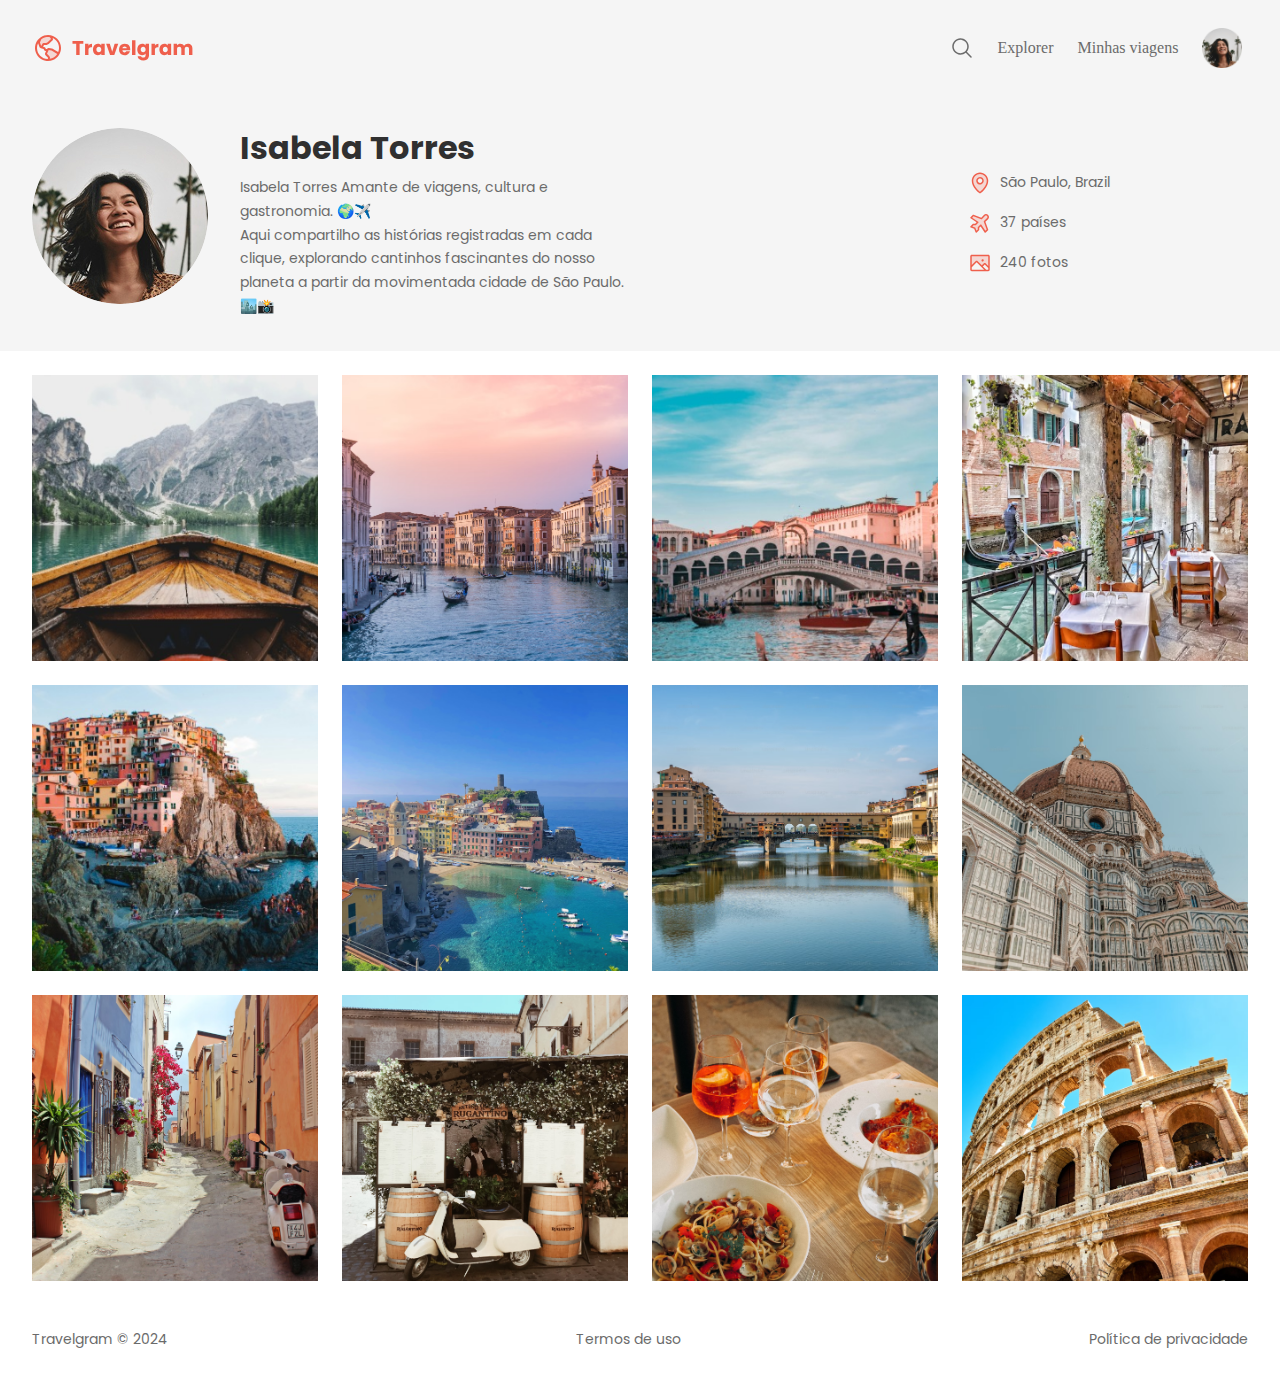
<file: travelgram/index.html>
<!DOCTYPE html>
<html lang="pt-br">
<head>
    <meta charset="UTF-8">
    <meta name="viewport" content="width=device-width, initial-scale=1.0">

    <link rel="preconnect" href="https://fonts.googleapis.com">
    <link rel="preconnect" href="https://fonts.gstatic.com" crossorigin>

    <title>Travelgram | Perfil de viagens</title>
    <link rel="stylesheet" href="styles/index.css">
    
    <link href="https://fonts.googleapis.com/css2?family=Poppins:wght@400;700&display=swap" rel="stylesheet">
</head>
<body>
    <div class="bg-surface-color">
        <nav class="container">
            <a href="#" id="logo">
                <img src="assets/Logo.svg" alt="Logomarca">
            </a>
            <ul id="primary-menu">
                <li>
                    <span>
                        <label for="search-input">buscar</label>
                        <input type="text" name="search-input" id="search-input" class="show-search">
                    </span>
                </li>
                <li>
                    <img class="search-btn" src="assets/icons/MagnifyingGlass.svg" alt="ícone de busca">
                </li>
                <li class="hidden"><a href="#">Explorer</a></li>
                <li class="hidden"><a href="#">Minhas viagens</a></li>
                <li class="hidden"><a href="#">
                    <img src="assets/Profile pic.png" alt="Imangem de Isabela Torres"></a>
                </li>
            </ul>
            <div id="mobile-menu">
                <span>
                    <svg id="itens-btn" xmlns="http://www.w3.org/2000/svg" height="28px" viewBox="0 -960 960 960" width="28px" fill="#6C6C6C"><path d="M120-240v-80h720v80H120Zm0-200v-80h720v80H120Zm0-200v-80h720v80H120Z"/></svg>
                </span>
            </div>
        </nav>
        <menu id="itens">
            <ul>
                <li><a href="#">Perfil</a></li>
                <li><a href="#">Explorar</a></li>
                <li><a href="#">Minhas viagens</a></li>
            </ul>
        </menu>
    
        <header>
            <div class="container">
                <div id="profile">
                    <img src="assets/Profile pic.png" alt="Imagem de Isabela Torres">
                    <div>
                        <h1>Isabela Torres</h1>
                        <p id="destaque">Isabela Torres
                            Amante de viagens, cultura e gastronomia. 🌍✈️
                        </p>
                        <p>
                            Aqui compartilho as histórias registradas em cada clique, explorando cantinhos fascinantes do nosso planeta a partir da movimentada cidade de São Paulo. 🏙️📸
                        </p>
                    </div>
                </div>

                <figure id="box-info">
                    <ul id="info">
                        <li>
                            <img src="assets/icons/MapPin.svg" alt="Ícone de mapa">
                            <span>São Paulo, Brazil</span>
                        </li>
                        <li><img src="assets/icons/AirplaneTilt.svg" alt="Ícone do avião">
                            <span>37 países</span>
                        </li>
                        <li>
                            <img src="assets/icons/Image.svg" alt="Ícone de fotografia">
                            <span>240 fotos</span>
                        </li>
                    </ul>
                </figure>
            </div>
        </header>
    </div>
    <main class="container">
        <img src="assets/images/Image 01.png" alt="...">
        <img src="assets/images/Image 02.png" alt="...">
        <img src="assets/images/Image 03.png" alt="...">
        <img src="assets/images/Image 04.png" alt="...">
        <img src="assets/images/Image 05.png" alt="...">
        <img src="assets/images/Image 06.png" alt="...">
        <img src="assets/images/Image 07.png" alt="...">
        <img src="assets/images/Image 08.png" alt="...">
        <img src="assets/images/Image 09.png" alt="...">
        <img src="assets/images/Image 10.png" alt="...">
        <img src="assets/images/Image 11.png" alt="...">
        <img src="assets/images/Image 12.png" alt="...">
    </main>
    <footer class="container">
        <span>Travelgram &copy; 2024</span>
        <span>Termos de uso</span>
        <span>Política de privacidade</span>
    </footer>

    <script src="script.js"></script>
</body>
</html>
</file>
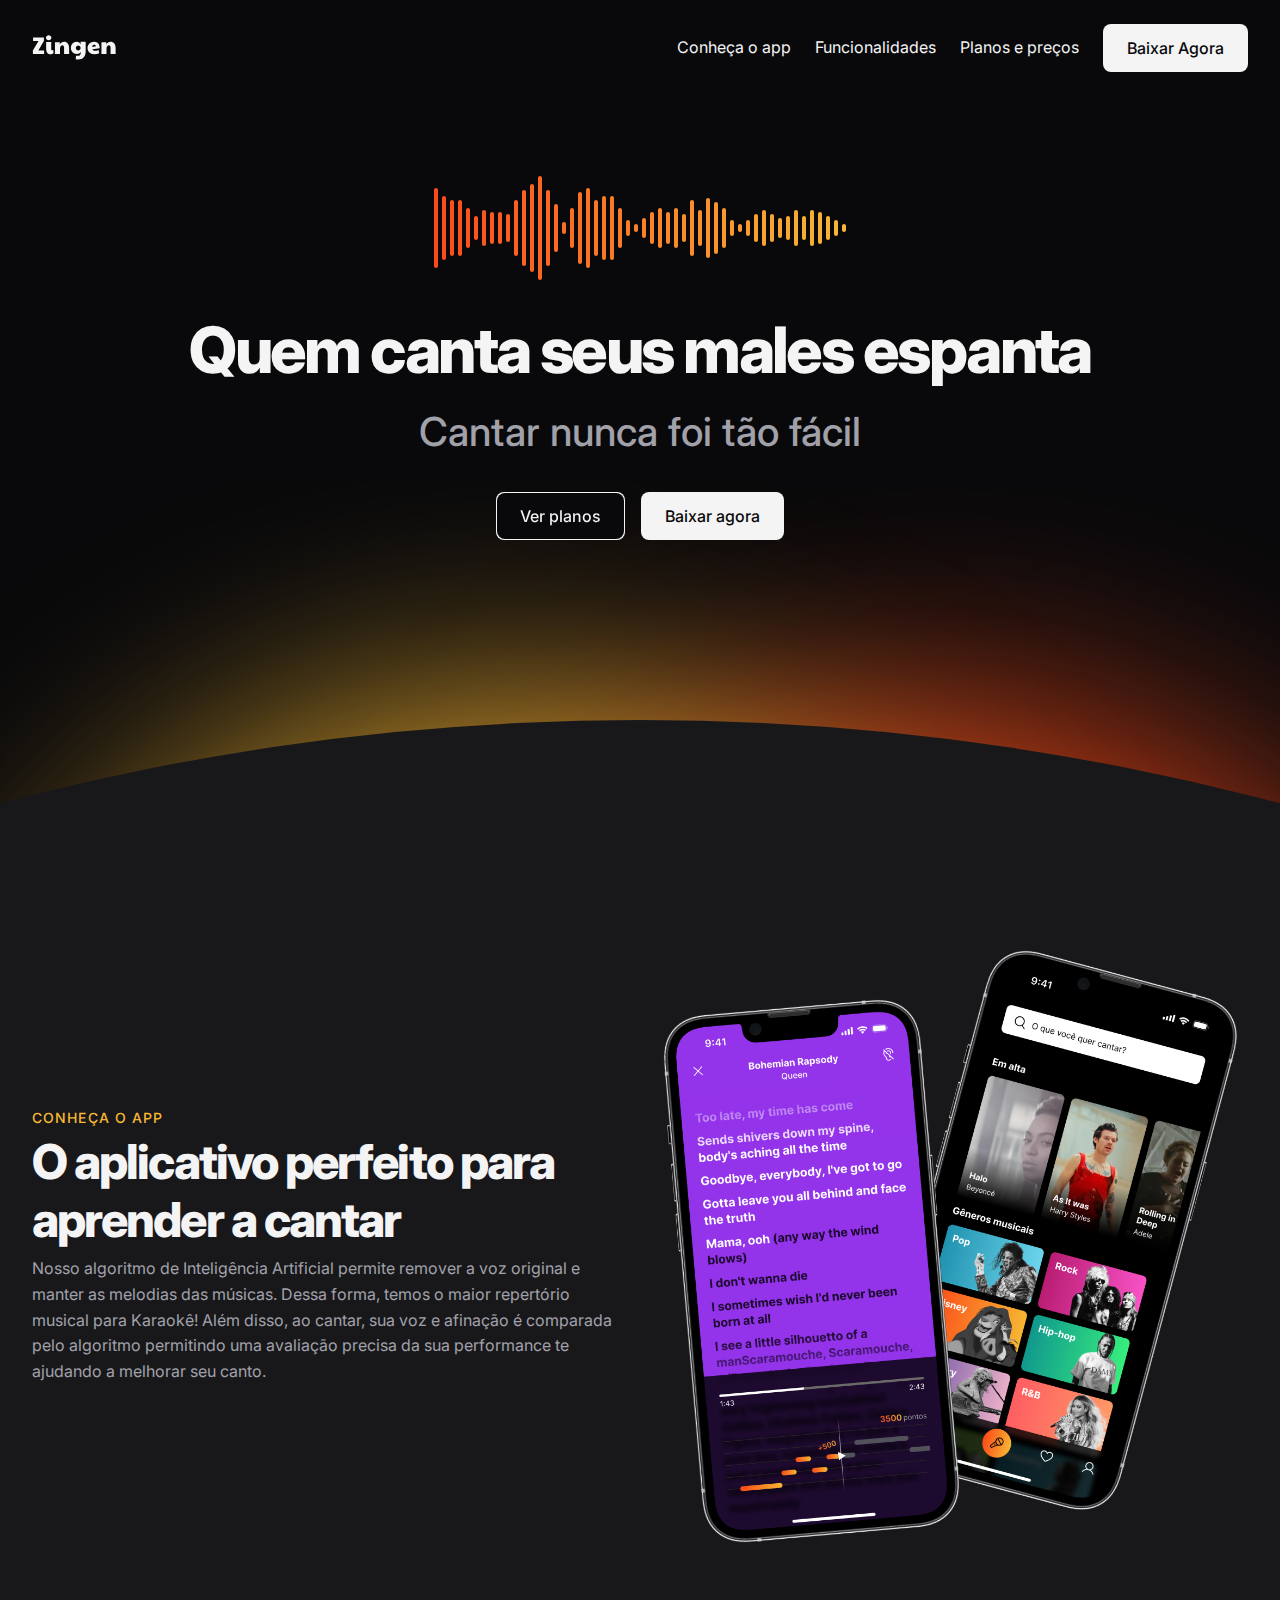
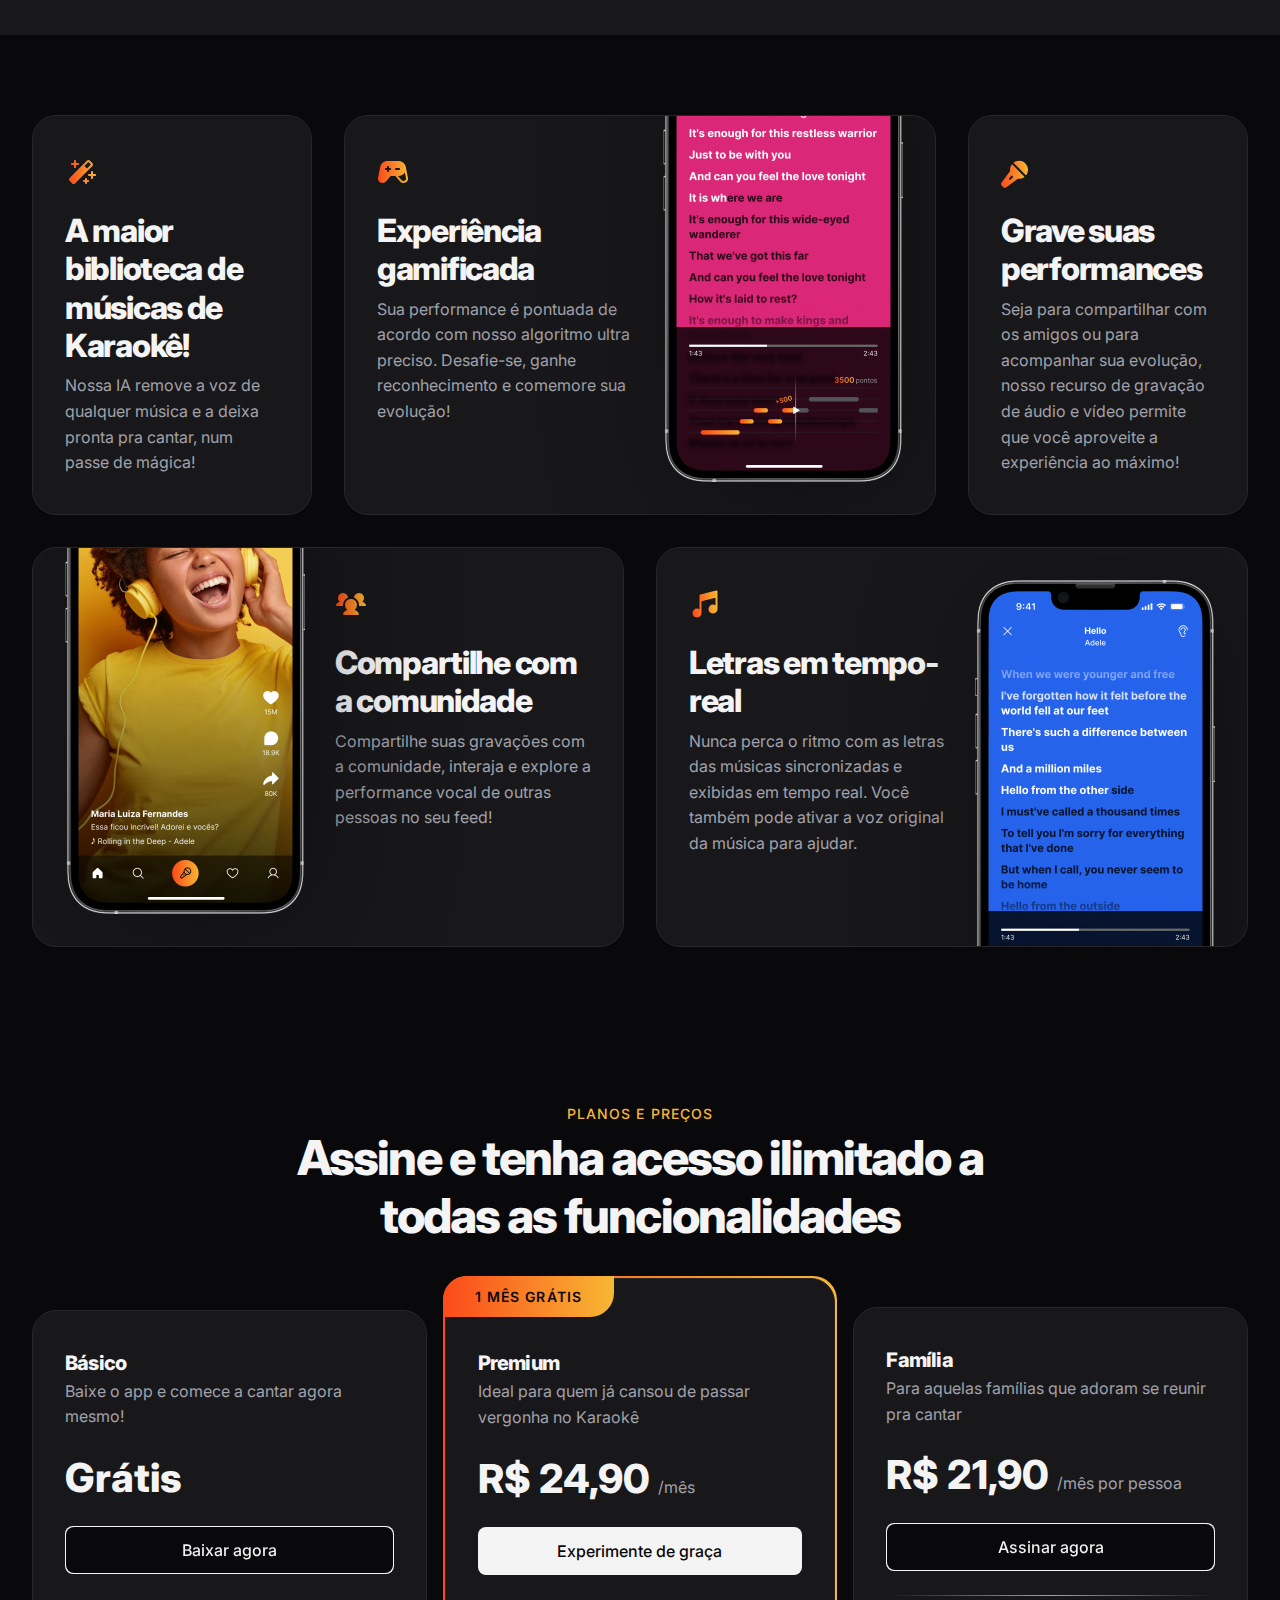
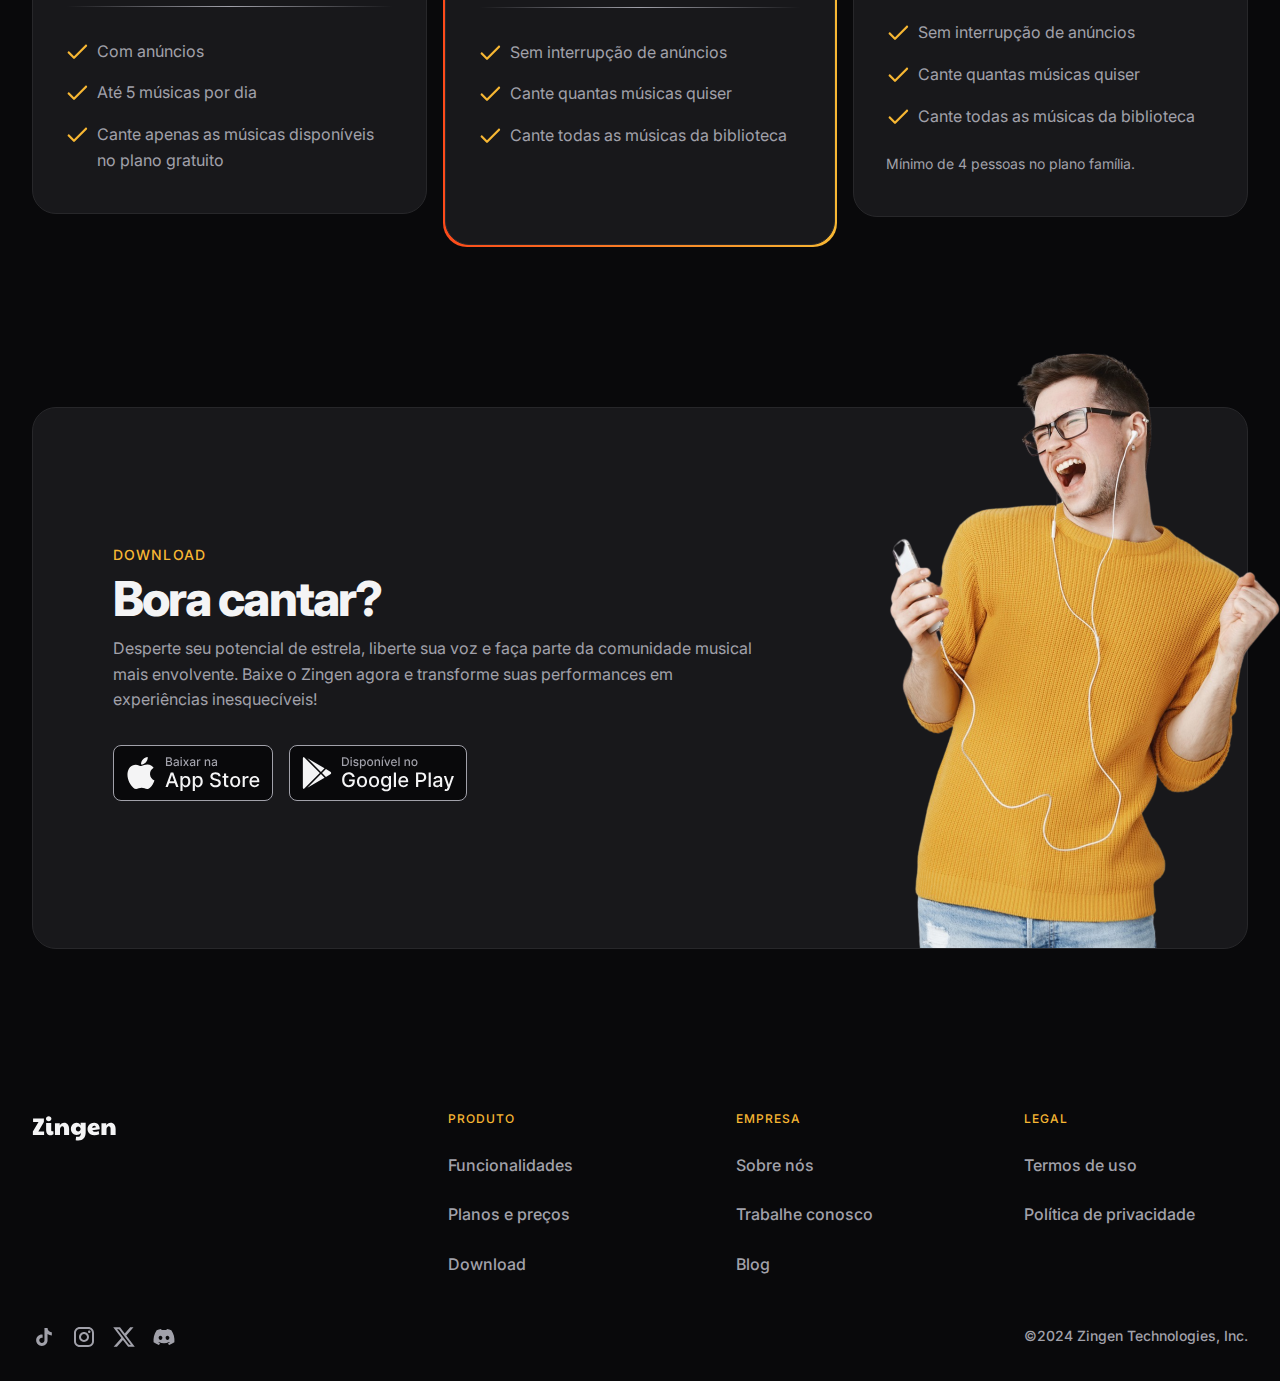
<file: zingen/index.html>
<!DOCTYPE html>
<html lang="pt-Br">
<head>
    <meta charset="UTF-8">
    <meta name="viewport" content="width=device-width, initial-scale=1.0">
    <link rel="preconnect" href="https://fonts.googleapis.com">
    <link rel="preconnect" href="https://fonts.gstatic.com" crossorigin>

    <title>Zingen - Karaokê</title>

    <link rel="stylesheet" href="styles/index.css">
    <link href="https://fonts.googleapis.com/css2?family=Inter:ital,opsz,wght@0,14..32,100..900;1,14..32,100..900&display=swap" rel="stylesheet">
</head>
<body>
    <header>
        <div class="container py-base">
            <nav class="flex items-center gap-1.5">
                <a href="#">
                    <img src="assets/zingen-logo.svg" alt="Logo Zingen">
                </a>

                <a href="#about" class="desktop-only">Conheça o app</a>
                <a href="#features" class="desktop-only">Funcionalidades</a>
                <a href="#pricing" class="desktop-only">Planos e preços</a>

                <a href="#download" class="btn btn-sm"> Baixar Agora</a>
            </nav>
        </div>
    </header>

    <section id="hero">
        <div class="container py-xl">
            <img src="assets/music-bars.svg" alt="">
            <h1>Quem canta seus males espanta</h1>
            <p>Cantar nunca foi tão fácil</p>

            <div class="buttons flex items-center gap-1">
                <a href="#pricing" aria-label="Ver planos" class="btn btn-md"></a>
                <a href="#download" class="btn btn-md">Baixar agora</a>
            </div>
        </div>
    </section>

    <section id="smartphones-img">
        <div class="container">
            <img src="assets/smartphones.png" alt="">
        </div>
    </section>

    <section id="about">
        <div class="container even-columns py-xl items-center">
            <div>
                <header>
                    <strong>Conheça o app</strong>
                    <h2>O aplicativo perfeito para aprender a cantar</h2>
                </header>
                <p>
                    Nosso algoritmo de Inteligência Artificial permite remover a voz original e manter as melodias das músicas. Dessa forma, temos o maior repertório musical para Karaokê! Além disso, ao cantar, sua voz e afinação é comparada pelo algoritmo permitindo uma avaliação precisa da sua performance te ajudando a melhorar seu canto. 
                </p>
            </div>

            <div>
                <img 
                class="desktop-only"
                src="assets/smartphones.png" alt="">
            </div>
        </div>
    </section>

    <section id="features">
        <div class="cards container py-xl grid gap-1.5">
            <div class="card py-lg px-lg">
                <img src="assets/icons/MagicWand.svg" alt="ícone de varinha mágica">
                <h3>A maior biblioteca de músicas de Karaokê!</h3>
                <p>
                    Nossa IA remove a voz de qualquer música e a deixa pronta pra cantar, num passe de mágica!
                </p>
            </div>

            <div class="card py-lg px-lg">
                <div>
                    <img src="assets/icons/GameController.svg" alt="ícone de controle de game">
                    <h3>Experiência gamificada</h3>
                    <p>
                        Sua performance é pontuada de acordo com nosso algoritmo ultra preciso. Desafie-se, ganhe reconhecimento e comemore sua evolução!
                    </p>
                </div>
                <img class="desktop-only" src="assets/Tela 2.png" alt="">
            </div>

            <div class="card py-lg px-lg">
                <img src="assets/icons/MicrophoneStage.svg" alt="ícone de microfone">
                <h3>Grave suas performances</h3>
                <p>
                    Seja para compartilhar com os amigos ou para acompanhar sua evolução, nosso recurso de gravação de áudio e vídeo permite que você aproveite a experiência ao máximo! 
                </p>
            </div>

            <div class="card py-lg px-lg">
                <img class="desktop-only" src="assets/Tela 1.png" alt="">
                <div>
                    <img src="assets/icons/UsersThree.svg" alt="ícone de compartilhamento com a comunidade">
                    <h3>Compartilhe com a comunidade</h3>
                    <p>
                        Compartilhe suas gravações com a comunidade, interaja e explore a performance vocal de outras pessoas no seu feed!
                    </p>
                </div>
            </div>

            <div class="card py-lg px-lg">
                <div>
                    <img src="assets/icons/MusicNotes.svg" alt="ícone de controle de game">
                    <h3>Letras em tempo-real</h3>
                    <p>
                        Nunca perca o ritmo com as letras das músicas sincronizadas e exibidas em tempo real. Você também pode ativar a voz original da música para ajudar.
                    </p>
                </div>
                <img class="desktop-only" src="assets/Tela 3.png" alt="">
            </div>
        </div>
    </section>

    <section id="pricing">
        <div class="container py-xl">
            <Header>
                <strong>Planos e preços</strong>
                <h2>Assine e tenha acesso ilimitado a todas as funcionalidades</h2>
            </Header>
            
            <div class="cards even-columns items-center">
                <div class="card py-lg px-lg">
                    <h3>Básico</h3>
                    <p>Baixe o app e comece a cantar agora mesmo!</p>

                    <!-- No HTML você pode criar tags-->
                    <zin-pricing>Grátis</zin-pricing>

                    <a href="#download" class="btn btn-md" aria-label="Baixar agora"></a>

                    <div class="separator"></div>
                    <ul role="list" class="grid gap-1">
                        <li>Com anúncios</li>
                        <li>Até 5 músicas por dia</li>
                        <li>Cante apenas as músicas disponíveis no plano gratuito</li>
                    </ul>
                </div>

                <div class="premium">
                    <div class="card py-lg px-lg">
                        <span>1 mês grátis</span>
                        <h3>Premium</h3>
                        <p>Ideal para quem já cansou de passar vergonha no Karaokê</p>
    
                        <!-- No HTML você pode criar tags-->
                        <zin-pricing>R$ 24,90
                            <small>/mês</small>
                        </zin-pricing>
    
                        <a href="#" class="btn btn-md">Experimente de graça</a>
    
                        <div class="separator"></div>
                        <ul role="list" class="grid gap-1">
                            <li>Sem interrupção de anúncios</li>
                            <li>Cante quantas músicas quiser</li>
                            <li>Cante todas as músicas da biblioteca</li>
                        </ul>
                    </div>
                </div>

                <div class="card py-lg px-lg">
                    <h3>Família</h3>
                    <p>Para aquelas famílias que adoram se reunir pra cantar</p>

                    <!-- No HTML você pode criar tags-->
                    <zin-pricing>R$ 21,90 
                        <small>/mês por pessoa</small>
                    </zin-pricing>
                    

                    <a href="#" class="btn btn-md" aria-label="Assinar agora"></a>

                    <div class="separator"></div>
                    <ul role="list" class="grid gap-1">
                        <li>Sem interrupção de anúncios</li>
                        <li>Cante quantas músicas quiser</li>
                        <li>Cante todas as músicas da biblioteca</li>
                    </ul>
                    <small>Mínimo de 4 pessoas no plano família.</small>
                </div>
            </div>
        </div>
    </section>

    <section id="download">
        <div class="container py-xl">
            <div class="card px-lg even-columns items-center">
                <div>
                    <header>
                        <strong>Download</strong>
                        <h2>Bora cantar?</h2>
                    </header>
                    <p>
                        Desperte seu potencial de estrela, liberte sua voz e faça parte da comunidade musical mais envolvente. Baixe o Zingen agora e transforme suas performances em experiências inesquecíveis!
                    </p>

                    <div class="buttons flex gap-1">
                        <a href="#">
                            <img src="assets/button-app-store.svg" alt="Baixar na Apple Store">
                        </a>
                        <a href="#">
                            <img src="assets/button-google-play.svg" alt="Baixar na Play Store">
                        </a>
                    </div>
                </div>

                <img src="assets/rapaz-ouvindo-musica-com-fones-de-ouvido-e-cantando-no-aplicativo-de-karaoke-removebg 1.png" alt="">
            
            </div>
        </div>
    </section>

    <footer>
        <div class="container py-xl grid">
            <section class="grid top">
                <img src="assets/zingen-logo.svg" alt="">
                <nav class="even-columns">
                    <ul role="list" class="grid gap-1.5">
                        <li class="title">Produto</li>
                        <li>
                            <a href="#features">Funcionalidades</a>
                        </li>
                        <li>
                            <a href="#pricing">Planos e preços</a>
                        </li>
                        <li>
                            <a href="#download">Download</a>
                        </li>
                    </ul>
                    <ul role="list" class="grid gap-1.5">
                        <li class="title">Empresa</li>
                        <li>
                            <a href="#about">Sobre nós</a>
                        </li>
                        <li>
                            <a href="#">Trabalhe conosco</a>
                        </li>
                        <li>
                            <a href="#">Blog</a>
                        </li>
                    </ul>
                    <ul role="list" class="grid gap-1.5">
                        <li class="title">Legal</li>
                        <li>
                            <a href="#">Termos de uso</a>
                        </li>
                        <li>
                            <a href="#">Política de privacidade</a>
                        </li>
                    </ul>
                </nav>
            </section>

            <section class="bottom flex gap-1.5">
                <div class="flex gap-1 5">
                    <a href="#" class="social" aria-label="tiktok"></a>
                    <a href="#" class="social" aria-label="instagram"></a>
                    <a href="#" class="social" aria-label="twitter"></a>
                    <a href="#" class="social" aria-label="discord"></a>
                </div>
                <span class="copy">©2024 Zingen Technologies, Inc.</span>
            </section>
        </div>
    </footer>
</body>
</html>
</file>
<file: clube-de-assinatura/styles/index.css.css>
* {
    margin: 0;
    padding: 0;
    box-sizing: border-box;
}

:root {
    --text-title: #f8fbfb;
    --text-body: #e2e7e9;
    --text-label: #bac6c9;

    --shape-background: #00050a;
    --shape-base: #000f1f;
    --shape-hover: #001933;
    --shape-stroke: #002347;

    --blue-dark: #144a72;
    --blue-mid: #2374a4;
    --pink-low: #3f0f41;
    --pink-dark: #7d298a;
    --pink-base: #9547a5;

    --ff: "Raleway", sans-serif;
    --title-lg: 700 3rem var(--ff);
    --subtitle: 500 2rem/200% var(--ff);
    --body-lg: 400 1.25rem/140% var(--ff);
}

/* GLOBAL */

body {
    font: 400 0.875rem/140% var(--ff);
    color: var(--text-body);
    background-color: var(--shape-background);
    position: relative;
    overflow-x: hidden;
}

button {
    appearance: none;
    border: none;
    outline: none;
    font: 700 0.875rem var(--ff);
    color: var(--text-title);
    border-radius: .5rem;
}

img {
    width: 100%;
}

/* HERO - NAV and First animation book */ 

#hero {
    width: 100%;
    max-width: 90rem;
    height: 46.6875rem;
    margin-inline: auto;
    position: relative;
}

#hero nav {
    width: 100%;
    max-width: 70rem;
    margin-inline: auto;
    padding-top: 1.25rem;
    padding-inline: 1.25rem;
    display: flex;
    justify-content: space-between;
    align-items: center;
}

#hero nav .logo-image {
    width: 4.034375rem;
    height: 3rem;
    background: url(../assets/images/hero-01/logo-symbol.svg) no-repeat center/cover;
}

#hero nav button {
    width: 5.5625rem;
    height: 2.5rem;
    background-color: var(--pink-dark);
}

#hero nav button:hover {
    background-image: radial-gradient(var(--pink-base)10%, var(--pink-dark));
}

/* header */

#hero header {
    max-width: 20.9375rem;
    text-align: center;
    margin-inline: auto;
    margin-top: 2.5rem;
}

#hero header h1 {
    padding-inline: 1rem;
    color: var(--text-title);
    font: 700 1.75rem var(--ff);
    margin-bottom: 1rem;
}

#hero header span {
    font: 400 0.875rem var(--ff);
}

/* HERO-1 - animation */
/* Image */
#hero .hero-background {
    width: 100%;
    max-width: 90rem;
    height: 29rem;
    margin-inline: auto;
    
    position: absolute;
    left: 0%;
    right: 0%;
    top: 0%;
    bottom: 0%;
    z-index: -1;
    background: url(../assets/images/hero-01/hero-background.png) no-repeat center/cover;
}

#hero .hero-background > div {
    width: 100%;
    max-width: 90rem;
    height: 29rem;
    margin-inline: auto;
    background: linear-gradient(180deg, rgba(0, 5, 10, 0) 0%, rgba(0, 5, 10, 0) 100%);
}


/* BLUR - ELLIPSES */
#hero .blur-container {
    width: 49.62rem;
    height: 29.9375rem;

    position: absolute;
    left: calc(50% - 793.92px/2 + 0px);
    top: calc(50% - 479px/2 + 112px);
}

#hero .blur-container div {
    background-color: var(--pink-low);
}

/* Ellipse 1 */
#hero .blur-container .ellipse-1 {
    width: 12.6825rem;
    height: 12.6825rem;
    filter: blur(138.038px);

    /*position: absolute;*/
    right: -209.46px;
    top: 393.13px;
}

/* Ellipse 2 */
#hero .blur-container .ellipse-2 {
    width: 9.7125rem;
    height: 9.7125rem;
    filter: blur(104.975px);

    /*position: absolute;*/
    left: -209.46px;
    top: 298.9px;
}

/* Ellipse 3 */
#hero .blur-container .ellipse-3 {
    width: 13.896875rem;
    height: 13.896875rem;
    filter: blur(179.367px);

    /*position: absolute;*/
    left: calc(50% - 222.35px/2 - 82.86px);
    top: 502.65px;
}

/* Ellipse 4 */
#hero .blur-container .ellipse-4 {
    width: 6.225rem;
    height: 6.225rem;
    filter: blur(96.7092px);

    /*position: absolute;*/
    right: -157.8px;
    top: 246px;
}


/* HERO 1 - ICONS CONTAINER */
#hero .icons-container {
    max-width: 23.4375rem;
    height: 15.6875rem;
    margin-inline: auto;

    position: absolute;
    left: 0px;
    right: 0px;
    top: 496px;
}

#hero .icons-container h2 {
    width: 20.9375rem;
    height: 5.5rem;
    margin-inline: auto;
    text-align: center;
    font: 500 1rem/140% var(--ff);

    position: absolute;
    left: calc(50% - 335px/2);
    top: calc(50% - 88px/2 + 0.16px);
}

/* opened-spellbook  */
#hero .icons-container .icon-01 {
    width: 2.5rem;
    height: 2.5rem; 

    position: absolute;
    left: calc(50% - 40px/2 + 94.85px);
    top: calc(50% - 40px/2 - 77.5px);
    transform: rotate(15deg);
}

#hero .icons-container .icon-01:hover {
    transform: rotate(25deg);
}

/* ouija-planchette  */
#hero .icons-container .icon-02 {
    width: 2rem;
    height: 2rem;

    position: absolute;
    left: calc(50% - 32px/2 - 157.5px);
    top: calc(50% - 32px/2 + 63.5px);
    transform: rotate(-30deg);
}

#hero .icons-container .icon-02:hover {
    transform: rotate(-45deg);
}

/* crystal-ball  */
#hero .icons-container .icon-03 {
    width: 2.5rem;
    height: 2.5rem;

    position: absolute;
    left: calc(50% - 40px/2 + 148.5px);
    top: calc(50% - 40px/2 + 64.5px);
    transform: rotate(15deg);
}

#hero .icons-container .icon-03:hover {
    transform: rotate(0deg);
}

@media (width > 59.375em ) {
    #hero header {
        max-width: 41rem;
        text-align: center;
        margin-inline: auto;
        margin-top: 5rem;
    }
    
    #hero header h1 {
        color: var(--text-title);
        font: var(--title-lg);
        margin-bottom: 2rem;
    }
    
    #hero header span {
        display: inline-block;
        max-width: 35.5rem;
        padding-inline: 1.5rem;
        font: 400 1.25rem/140% var(--ff);
    }

   
}

@media (59.375em < width < 80em) {
    #hero .hero-background {
        height: auto;
        margin-inline: auto;
    }

     /* HERO 1 - ICONS CONTAINER */
     #hero .icons-container {
        max-width: 75rem;
        height: 25rem;

        position: absolute;
        top: calc(50% - 88px/2 + 320px);
        top: 840px;
    }

    #hero .icons-container h2 {
        width: 62rem;
        font: 500 2rem/140% var(--ff);

        position: absolute;
        left: calc(50% - 950px/2);
        top: 114px;
    }

    /* Speelbook */
    #hero .icons-container .icon-01 {
        width: 5.5rem;
        height: 5.5rem;
        border-radius: 9999px;

        position: absolute;
        left: calc(50% - 88px/2 + 4.19px);
        top: calc(50% - 88px/2 - 147.74px);
    }

    /* Ouija Planchette */
    #hero .icons-container .icon-02 {
        width: 5rem;
        height: 5rem;
        border-radius: 9090px;

        position: absolute;
        left: calc(50% - 80px/2 - 400px);
        top: calc(50% - 80px/2 + 89.13px);
    }

    /* Crystal Ball */
    #hero .icons-container .icon-03 {
        width: 4.5rem;
        height: 4.5rem;
        border-radius: 8181px;
        
        position: absolute;
        left: calc(50% - 72px/2 + 430px);
        top: calc(50% - 72px/2 + 90.15px);
    }
}

@media (width >= 80em) {
    #hero {
        height: 95.25rem;

        opacity: 1;
        transition: opacity 3s;
    }

    #hero nav {
        padding-top: 2.5rem;
    }

    #hero nav .logo-image {
        width: 14.375rem;
        height: 3.625rem;
        background: url(../assets/images/hero-01/logo-horizontal.svg) no-repeat center/cover;
    }
    
    #hero .hero-background > div {
        width: 90rem;
        height: 59.25rem;
        margin-inline: auto;
        background: linear-gradient(180deg, rgba(0, 5, 10, 0) 0%, rgba(0, 5, 10, 0) 100%);
    }

    /* HERO-1 - animation */

    /* header - desktop */
    #hero header h1 {
        opacity: 0;
        animation: apper 3s 350ms both;
    }

    #hero header span {
        opacity: 0;
        animation: apper 3s 1s both;
    }

    /* Image */
    #hero .hero-background {
        width: 90rem;
        height: 59.25rem;
        margin-inline: auto;
        opacity: 0;
        animation: apper 4s .5ms both;
    }

    @keyframes apper {
        to {
            opacity: 1;
        }
    }

    /* BLUR - ELLIPSES - DESKTOP */

    #hero .blur-container {
        width: 120.0625rem;
        height: 72.4375rem;
        left: -259px;
        top: 366px;
    }

    /* Ellipse 1 */
    #hero .blur-container .ellipse-1 {
        width: 30.6875rem;
        height: 30.6875rem;
        filter: blur(334px);

        position: absolute;
        left: calc(50% - 491px/2 + 696.5px);
        top: 722px;
    }

    /* Ellipse 2 */
    #hero .blur-container .ellipse-2 {
        width: 23.5rem;
        height: 23.5rem;
        filter: blur(254px);

        position: absolute;
        left: calc(50% - 376px/2 - 791px);
        top: 494px;
    }

    /* Ellipse 3 */
    #hero .blur-container .ellipse-3 {
        width: 33.625rem;
        height: 33.625rem;
        filter: blur(434px);

        position: absolute;
        left: calc(50% - 538px/2 - 219px);
        top: 987px;
    }

    /* Ellipse 4 */
    #hero .blur-container .ellipse-4 {
        width: 15.0625rem;
        height: 15.0625rem;
        filter: blur(234px);

        position: absolute;
        left: calc(50% - 241px/2 + 696.5px);
        top: 366px;
    }

    /* HERO 1 - ICONS CONTAINER */
    #hero .icons-container {
        max-width: 75rem;
        height: 25rem;

        position: absolute;
        top: calc(50% - 88px/2 + 320px);
        bottom: 80px;
    }

    #hero .icons-container h2 {
        width: 71rem;
        height: 8rem;
        font: var(--subtitle);

        position: absolute;
        left: calc(50% - 1136px/2);
        top: 114px;
    }

    #hero .icons-container h2 > span {
        color: var(--blue-mid);
    }

    /* Speelbook */
    #hero .icons-container .icon-01 {
        width: 5.5rem;
        height: 5.5rem;
        border-radius: 9999px;

        position: absolute;
        left: calc(50% - 88px/2 + 4.19px);
        top: calc(50% - 88px/2 - 147.74px);
        transform: rotate(20.76deg);
    }

    #hero .icons-container .icon-01:hover {
        scale: 1.1;
        transform: rotate(35deg);
    }

    /* Ouija Planchette */
    #hero .icons-container .icon-02 {
        width: 5rem;
        height: 5rem;
        border-radius: 9090px;

        position: absolute;
        left: calc(50% - 80px/2 - 433.96px);
        top: calc(50% - 80px/2 + 89.13px);
        transform: rotate(99.47deg);
    }

    #hero .icons-container .icon-02:hover {
        scale: 1.1;
        transform: rotate(115deg)
    }

    /* Crystal Ball */
    #hero .icons-container .icon-03 {
        width: 4.5rem;
        height: 4.5rem;
        border-radius: 8181px;
        
        position: absolute;
        left: calc(50% - 72px/2 + 550.14px);
        top: calc(50% - 72px/2 + 90.15px);
        transform: rotate(-14.48deg);
    }

    #hero .icons-container .icon-03:hover {
        scale: 1.1;
        transform: rotate(-3deg);
    }
}
</file>
<file: formulario-de-convite/styles/index.css>
@import url(global.css);
@import url(layout.css);
@import url(aside.css);
@import url(forms.css);
</file>
<file: formulario-de-matricula/styles/index.css>
@import url(global.css);
@import url(layout.css);
@import url(forms.css);
@import url(mobile.css);
</file>
<file: Local Turístico/style.css>
@charset "UTF-8";

:root {
    --cor-border: hsl(0, 0%, 85%);
    --cor-headline: hsl(8, 71%, 60%);

    --text-title: #1c1c1c;
    --text-secundary: hsl(0, 0%, 20%);
    --blue-history: hsl(213, 87%, 35%);
    --purple-couple: hsl(270, 70%, 35%);
    --pink-family: hsl(342, 79%, 52%);
    --orange-free: hsl(22, 87%, 49%);
}

* {
    margin: 0px;
    padding: 0px;
    box-sizing: border-box;
}

::-webkit-scrollbar {
    width: 0px;
    height: 0px;
}

body {
    font-size: 1rem;
    font-family: "Open Sans", serif;
}

article#title-page {
    width: 100vw;
    display: block;
    margin: auto;
    margin-top: 3rem;
}

main {
    border-top: 1px solid var(--cor-border);
}

section#title-list {
    margin: 3rem 0rem;
}

section + section {
    margin-bottom: 2.5rem;
}

img {
    width: 100%;
    margin-bottom: 1.25rem;
}

.headline {
    color: var(--cor-headline);
    font-weight: bold;
    margin-top: 2.5rem;
}

.subtitle {
    font-style: italic;
    text-align: center;
    margin-bottom: 2.5rem;
}

h1 {
    font-size: 2.25rem;
    font-weight: bold;
    margin-bottom: 2.5rem;
}

h2 {
    font-size: 2rem;
    font-weight: bold;
    margin-bottom: 0.25rem;
}

h3 {
    font-size: 1.70rem;
    font-weight: bold;
    margin-bottom: 0.25rem;
}

h1, h2, h3 {
    color: var(--text-title);
}

p {
    line-height: 1.6rem;
    color: var(--text-secundary);
}

.headline, .subtitle, h1, h2, h3, p, ul {
    padding-left: 1rem;
    padding-right: 1rem;
}

main p + p {
    margin-top: 2rem;
}

article p + p {
    font-weight: bolder;
}

article.drop-text p:first-child {
    text-indent: 1rem;
}

article.drop-text {
    transition: all 0.3s ease-in-out;
    display: none;
}

section#title-list p ~ p {
    text-indent: 1rem;
}

.drop {
    border-radius: 50%;
    cursor: pointer;
    transition: transform 0.3s ease-in-out;
}

.drop:hover {
    box-shadow: 2px 2px 3px 1px rgba(0, 0, 0, 0.356); 
}

ul {
    list-style-position: inside;
}


.history {
    color: var(--blue-history);
    font-weight: bolder;
}

.couple {
    color: var(--purple-couple);
    font-weight: bolder;
}

.family {
    color: var(--pink-family);
    font-weight: bolder;
}

.free {
    color: var(--orange-free);
    font-weight: bolder;
}

aside {
    border-top: 1px solid var(--cor-border);
    padding: 0rem 1rem;
    margin-top: 2.5rem;
}

aside p {
    margin-top: 2.5rem;
}

nav#menu {
    position: sticky;
    bottom: 0;
    left: 0;
    width: 100%;
    background-color: white;
    display: flex;
    justify-content: center;
    padding: 0.5rem 0;
    margin-top: 3rem;
}

nav#menu menu{
    display: flex;
    flex-flow: row nowrap;
    justify-content: center;
    align-items: center;
    gap: clamp(1rem, 18vw, 6rem); /* Mínimo de 1rem, ajustável com viewport, máximo de 6rem */
    width: 100%; /* Garante que o menu ocupe toda a largura */
    max-width: 300px; /* Limita a largura do menu */
    margin: 0 auto; /* Centraliza o menu na tela */
}

nav#menu a {
    display: flex;
    justify-content: center;
    align-items: center;
    text-decoration: none;
}

nav#menu img {
    width: 2.8rem; /* Ajuste o tamanho dos ícones */
    display: block; /* Evita espaços extras ao redor da imagem */
}
</file>
<file: Local Turístico/mediaquery.css>
@media screen and (min-width: 485px) {
    nav#menu menu{
        gap: 10rem;
    }
}

@media screen and (min-width: 768px) {
    h3 {
        font-size: 1.75rem;
    }

    svg.drop {
        display: none;
    }

    article.drop-text {
        display: block !important; /* Garante que os textos fiquem sempre visíveis */
    }

    nav#menu {
        display: none;
    }
}

@media screen and (min-width: 1200px) {
    article#title-page {
        width: 70rem;
        margin: 2.658rem auto;
        padding: 1rem;
    }

    img {
        width: 100%;
        border-radius: 1.75rem;
    }

    h3 {
        font-size: 1.75rem;
    }

    nav#menu {
        display: none;
    }
}
</file>
<file: local-turistico/index.css>
@charset "UTF-8";

* {
    margin: 0px;
    padding: 0px;
    box-sizing: border-box;
}

:root {
    --cor-border: hsl(0, 0%, 85%);
    --cor-headline: hsl(8, 71%, 60%);

    --text-title: #1c1c1c;
    --text-secundary: hsl(0, 0%, 20%);
    --blue-history: hsl(213, 87%, 35%);
    --purple-couple: hsl(270, 70%, 35%);
    --pink-family: hsl(342, 79%, 52%);
    --orange-free: hsl(22, 87%, 49%);

    --h1-fs: 2.25rem;
    --h2-fs: 2rem;
    --h3-fs: 1.65rem;
}

::-webkit-scrollbar {
    width: 0px;
    height: 0px;
}

body {
    width: 100vw;
    height: 100vh;
    font-family: "Open Sans", serif;
    font-size: 1rem;
}

h1 {
    font-size: var(--h1-fs);
}

h2 {
    font-size:var(--h2-fs);
    margin-bottom: 0.25rem;
}

h3 {
    font-size: var(--h3-fs);
    margin-bottom: 0.25rem;
}

h1, h2, h3 {
    font-weight: bold;
    color: var(--text-title);
}

P {
    line-height: 1.6rem;
    color: var(--text-secundary);
    text-indent: 1rem;
}

.headline, .subtitle, h1, h2, h3, p, ul {
    padding-inline: 1rem;
}

#title-page {
    margin: 3rem auto;
}

span {
    display: block;
}

.headline {
    color: var(--cor-headline);
    font-weight: bold;
}

.subtitle {
    font-style: italic;
    text-align: center;
    margin-bottom: 2.5rem;
    line-height: 1.6rem;
    color: var(--text-secundary);
}

header {
    margin-bottom: 2.5rem;
}

main {
    border-top: 1px solid var(--cor-border);
}

img {
    width: 100%;
    margin-bottom: 1.25rem;
}

section#title-list {
    margin: 3rem 0rem;
}

section + section {
    margin-bottom: 2.5rem;
}

.drop {
    border-radius: 50%;
    cursor: pointer;
    transition: transform 0.3s ease-in-out;
}

.drop:hover {
    box-shadow: 2px 2px 3px 1px rgba(0, 0, 0, 0.356); 
}

article.drop-text {
    transition: all 0.3s ease-in-out;
}

article.drop-text p {
    transition: all 0.3s ease-in-out;

    display: -webkit-box; 
    -webkit-box-orient: vertical; 
    -webkit-line-clamp: 3; 
    line-clamp: 3;
    overflow: hidden; 
    text-overflow: ellipsis; 
}

article.drop-text p.expandido {
    display: block;
    -webkit-line-clamp: unset;
    -webkit-box-orient: unset;
    line-clamp: unset;
    overflow: visible;
    text-overflow: unset;
}

article.drop-text span {
    padding-inline: 1rem;
    margin-top: 2rem;
    font-weight: bolder;
}

.history {
    color: var(--blue-history);
}

.couple {
    color: var(--purple-couple);
}

.family {
    color: var(--pink-family);
}

.free {
    color: var(--orange-free);
}

aside {
    border-top: 1px solid var(--cor-border);
    padding-inline: 1rem;
}

aside p {
    margin-block: 2.5rem;
}

nav#menu {
    position: sticky;
    bottom: 0;
    max-width: 100%;
    background-color: white;
    padding-block: 0.4rem;
    margin-top: 3rem;
    
    display: flex;
    flex-flow: row nowrap;
    justify-content: center;
    align-items: center;
}

nav#menu menu{
    display: flex;
    flex-flow: row nowrap;
    justify-content: center;
    align-items: center;
    gap: clamp(3rem, 30vw, 9rem); /* Mínimo de 1rem, ajustável com viewport, máximo de 6rem */
    max-width: 18.75rem; /* Limita a largura do menu */
}

nav#menu img {
    width: 1.8rem; /* Ajuste o tamanho dos ícones */
    display: inline-block; /* Evita espaços extras ao redor da imagem */
}

@media (min-width: 30.3125em) {
    nav#menu menu{
        gap: 10rem;
    }

    aside p {
        margin-block: 2.5rem;
    }
}

@media (width >= 37.5em) {
    :root {
        --h3-fs: 1.75rem;
    }

    svg.drop {
        display: none;
    }

    article.drop-text {
        display: block !important;
    }

    nav#menu {
        display: none;
    }
}

@media (width >= 64em) {
    article#title-page {
        max-width: 70rem;
        margin: 2.658rem auto;
        padding: 1rem;
    }

    img {
        border-radius: 1.75rem;
    }
}
</file>
<file: pagina-de-receita/styles/index.css>
@charset "UTF-8";

* {
    margin: 0px;
    padding: 0px;
    box-sizing: border-box;
}

:root {
    font-family: "Alice", serif;
    line-height: 150%;
    color: #573A37;

    --bg-main: hsl(50, 61%, 85%);
    --h1: 800 2rem/140% "Alice", serif;
    --h2: 600 1.2rem/150% "Alice", serif;
}

body {
    width: 100vw;
    min-height: 100vh;
    background-color: var(--bg-main);
}

.flex {
    display: flex;
}

h1 {
    font: var(--h1);
}

h2 {
    font: var(--h2);
}

h1, h2 {
    color: #291B1A;
    margin-bottom: 0.25rem;
}

img {
    width: 100%;
    display: block; /* remove espaço indesejado abaixo da imagem */
}

article#page {
    width: 100vw;
}

main {
    padding: 1.5rem;
}

section + section {
    margin-top: 1.5rem;
}

section#about p + p {
    margin-top: 0.75rem;
}

ul {
    padding-left: 1.5rem;
}

section#preparation p + p{
    padding-top: 1rem;
}

footer {
    padding: 0.5rem;
    text-align: center;
    font-size: 1rem;
    color: #291B1A;
}

a {
    color: #ad847f;
    text-decoration: none;
}

a:hover {
    color: #533d3a;
    text-decoration: underline;
}

footer img {
    display: none;
    width: 1rem;
}

@media (width >= 53.125em) {
    :root {
        --h1: 800 2.5rem/140% "Alice", serif;
        --h2: 600 1.5rem/150% "Alice", serif;
    }

    body {
        background: url(../assets/imagens/background.jpg) no-repeat center/cover;
    }

    article#page {
        max-width: 50rem;
        height: auto;
        background-color: var(--bg-main);
        border-radius: 1.5rem;
        margin: 3rem auto 1.75rem;
        padding: 1.5rem;
    }

    figure {
        border-radius: 1rem;
        overflow: hidden;
    }

    footer {
        color: #F0E8C2;
        justify-content: center;
        align-items: center;
        padding-bottom: 3rem;
    }

    footer img {
        display: inline-block;
        vertical-align: middle;
    }
}
</file>
<file: portal-de-noticias/styles/index.css>
@import url(global.css);
@import url(utility.css);
@import url(header.css);
@import url(sections.css);
</file>
<file: Página de Receita/style.css>
@charset "UTF-8";

:root {
    font-family: "Alice", serif;
    line-height: 150%;
    color: #573A37;
}

* {
    margin: 0px;
    padding: 0px;
    box-sizing: border-box;
}

body {
    background: black url(assets/imagens/background.jpg) no-repeat center center/cover;
}

article#page {
    width: 50rem;
    padding: 1.5rem;
    background-color: hsl(50, 61%, 85%);
    border-radius: 1.5rem;
    margin: 3rem auto 1.75rem;
}

img {
    border-radius: 16px;
}

main {
    padding: 1.5rem;
}

section + section {
    margin-top: 1.5rem;
}

section#about p + p {
    margin-top: 0.75rem;
}

h1 {
    line-height: 140%;
    font-size: 2.5rem;
}

h2 {
    font-size: 1.5rem;
    line-height: 150%;
}

h1, h2 {
    color: #291B1A;
    margin-bottom: 0.25rem;
}

ul {
    padding-left: 1.5rem;
}

section#preparation p + p{
    padding-top: 1rem;
}

footer {
    color: #F0E8C2;
    text-align: center;
    padding-bottom: 3rem;
}

footer img {
    vertical-align: middle;
}

a {
    color: #ad847f;
}

a:hover {
    color: #F0E8C2;
    text-decoration: underline;
}
</file>
<file: snitap/styles/index.css>
@import url(global.css);
@import url(header.css);
@import url(hero.css);
@import url(banner.css);
@import url(gallery.css);
@import url(footer.css);
</file>
<file: travelgram/styles/index.css>
@import url(mobile.css);

@import url(global.css);

@import url(nav.css);

@import url(header.css);

@import url(main.css);

@import url(footer.css);
</file>
<file: zingen/styles/index.css>
@import url(global.css);
@import url(utility.css);
@import url(buttons.css);
@import url(social.css);
@import url(header.css);
@import url(hero.css);
@import url(sections.css);
@import url(about.css);
@import url(cards.css);
@import url(features.css) (width >= 80rem);
@import url(pricing.css);
@import url(download.css);
@import url(footer.css);
</file>
